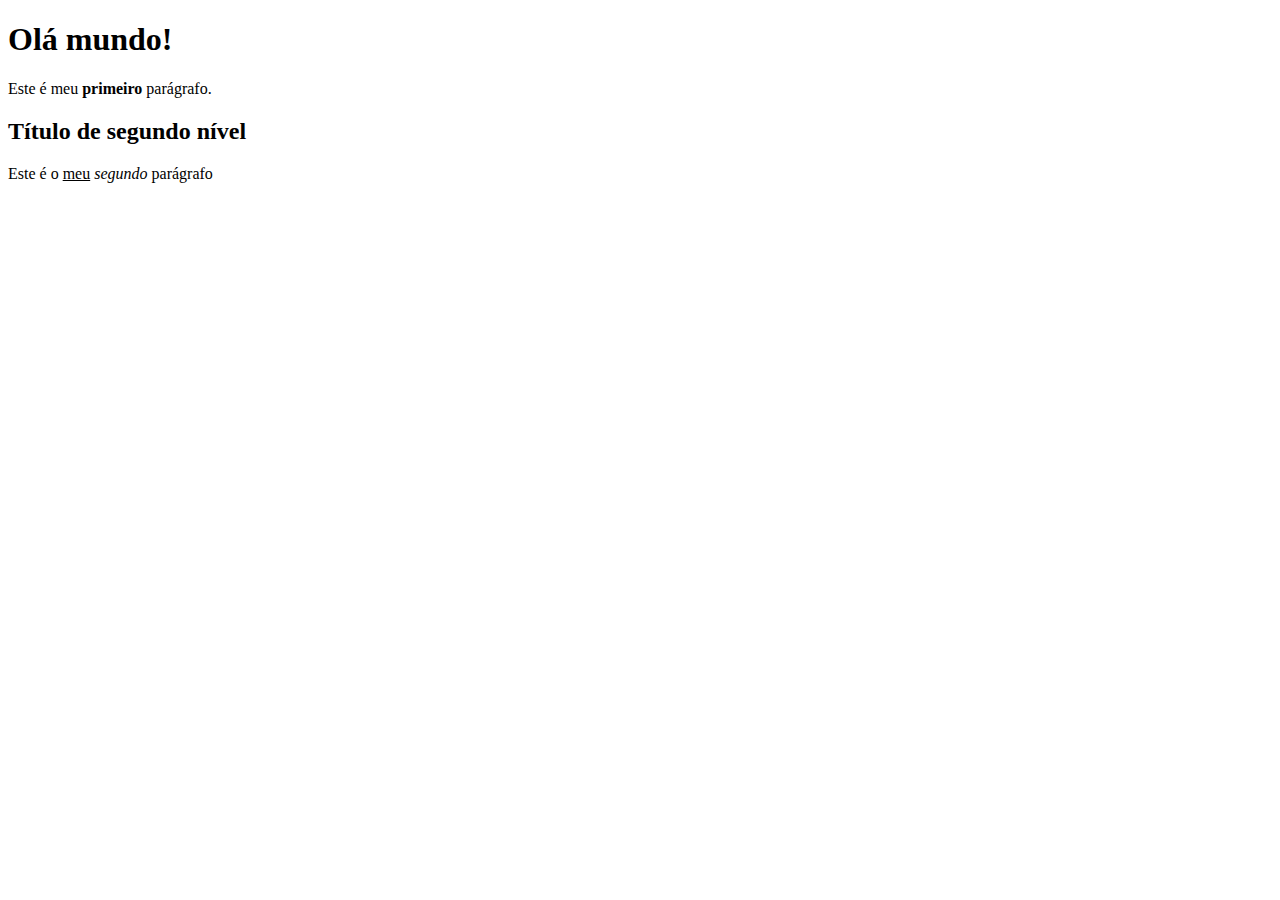
<file: html/index.html>
<!DOCTYPE html>
<html lang="pt-BR">
<head>
    <meta charset="UTF-8">
    <meta http-equiv="X-UA-Compatible" content="IE=edge">
    <meta name="viewport" content="width=device-width, initial-scale=1.0">
    <title>Document</title>
</head>
<body>
    <h1>Olá mundo!</h1>
    <p>Este é meu <strong>primeiro</strong> parágrafo.</p>

    <h2>Título de segundo nível</h2>
    <p>Este é o <ins>meu</ins> <em>segundo</em> parágrafo</p>

</body>
</html>
</file>
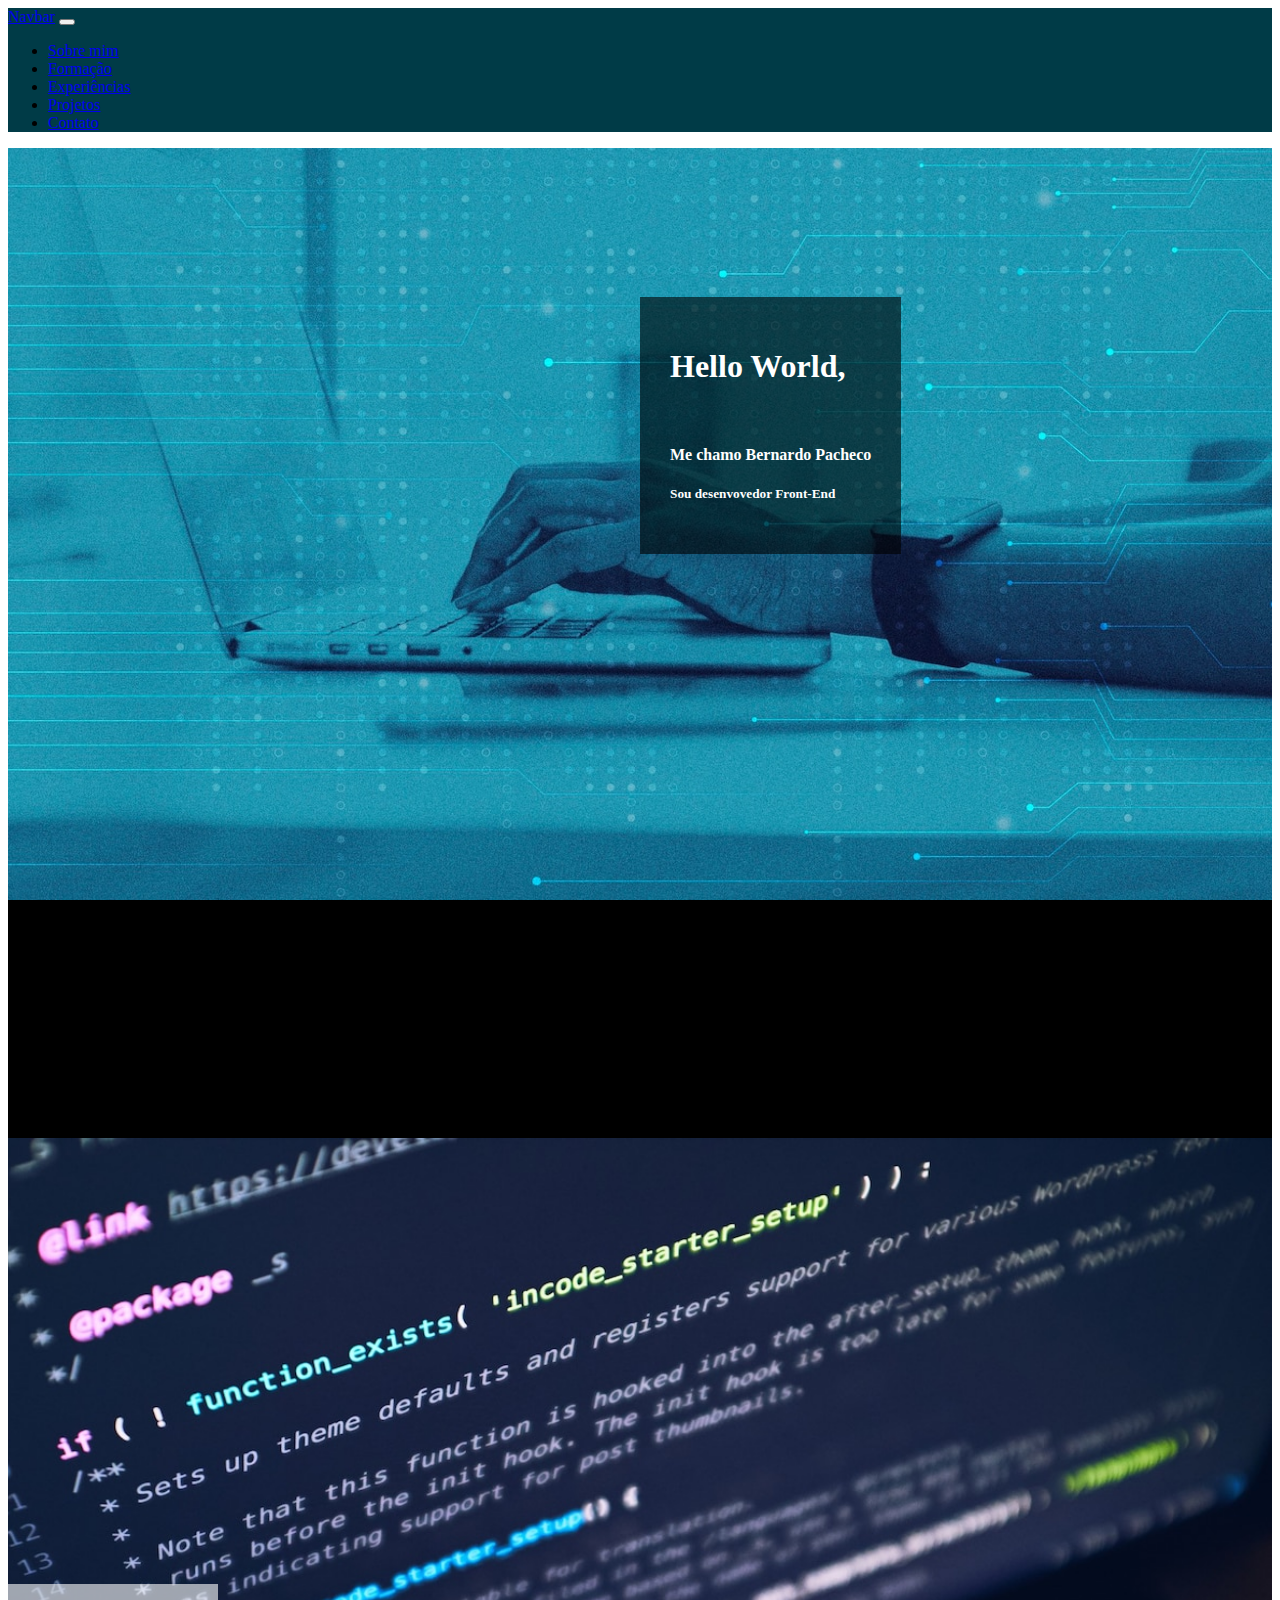
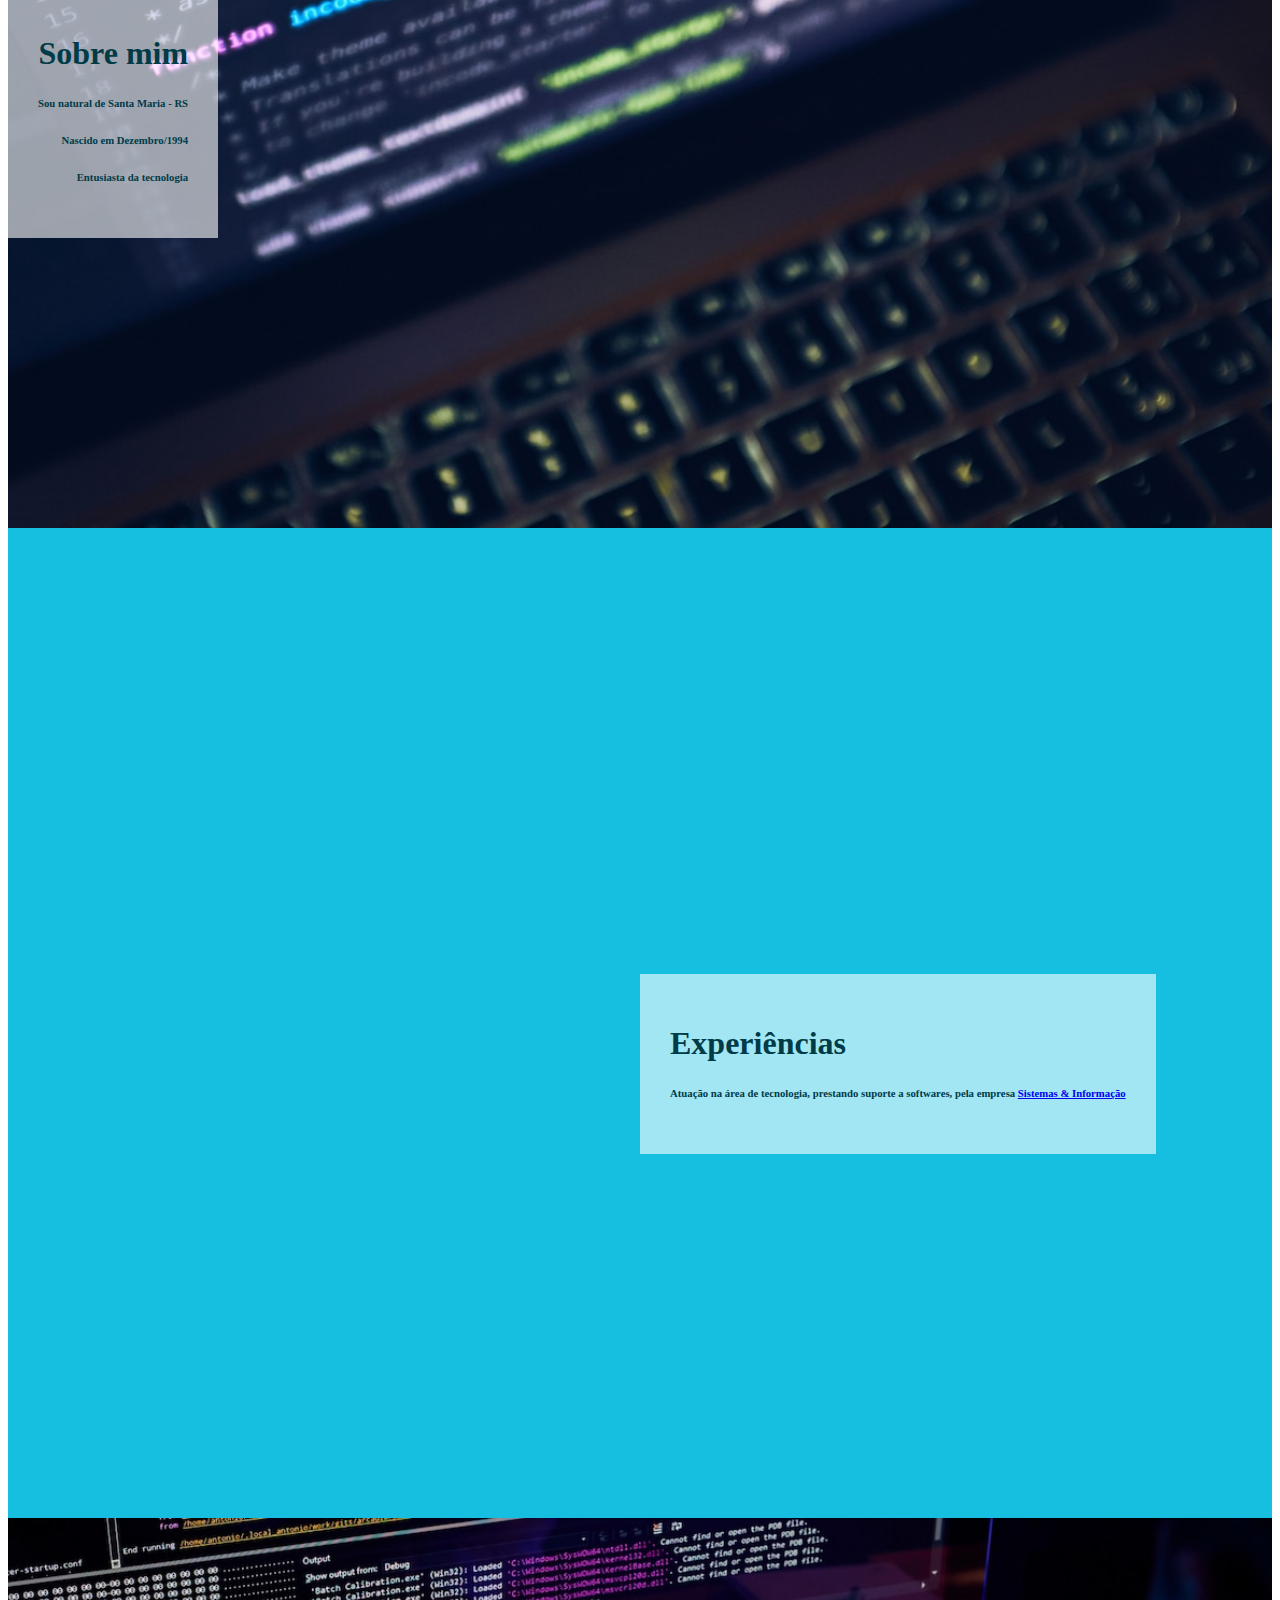
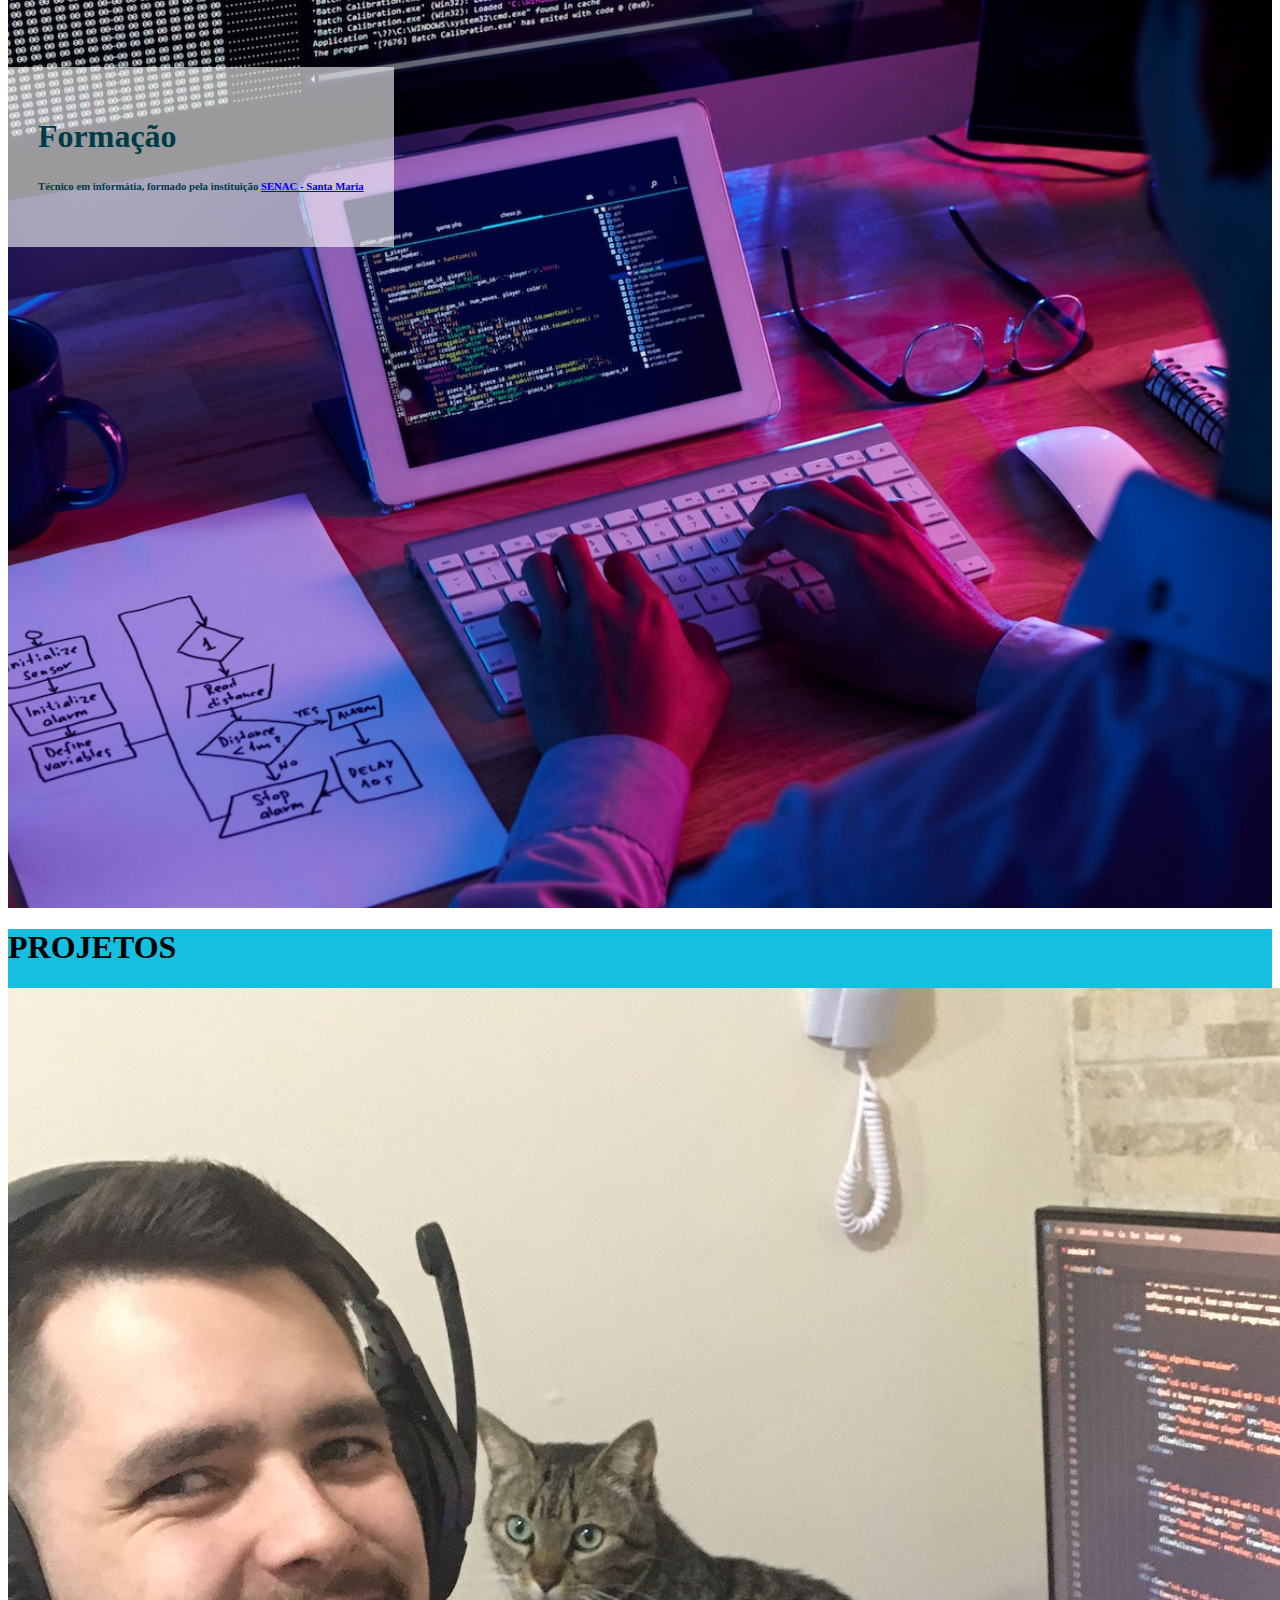
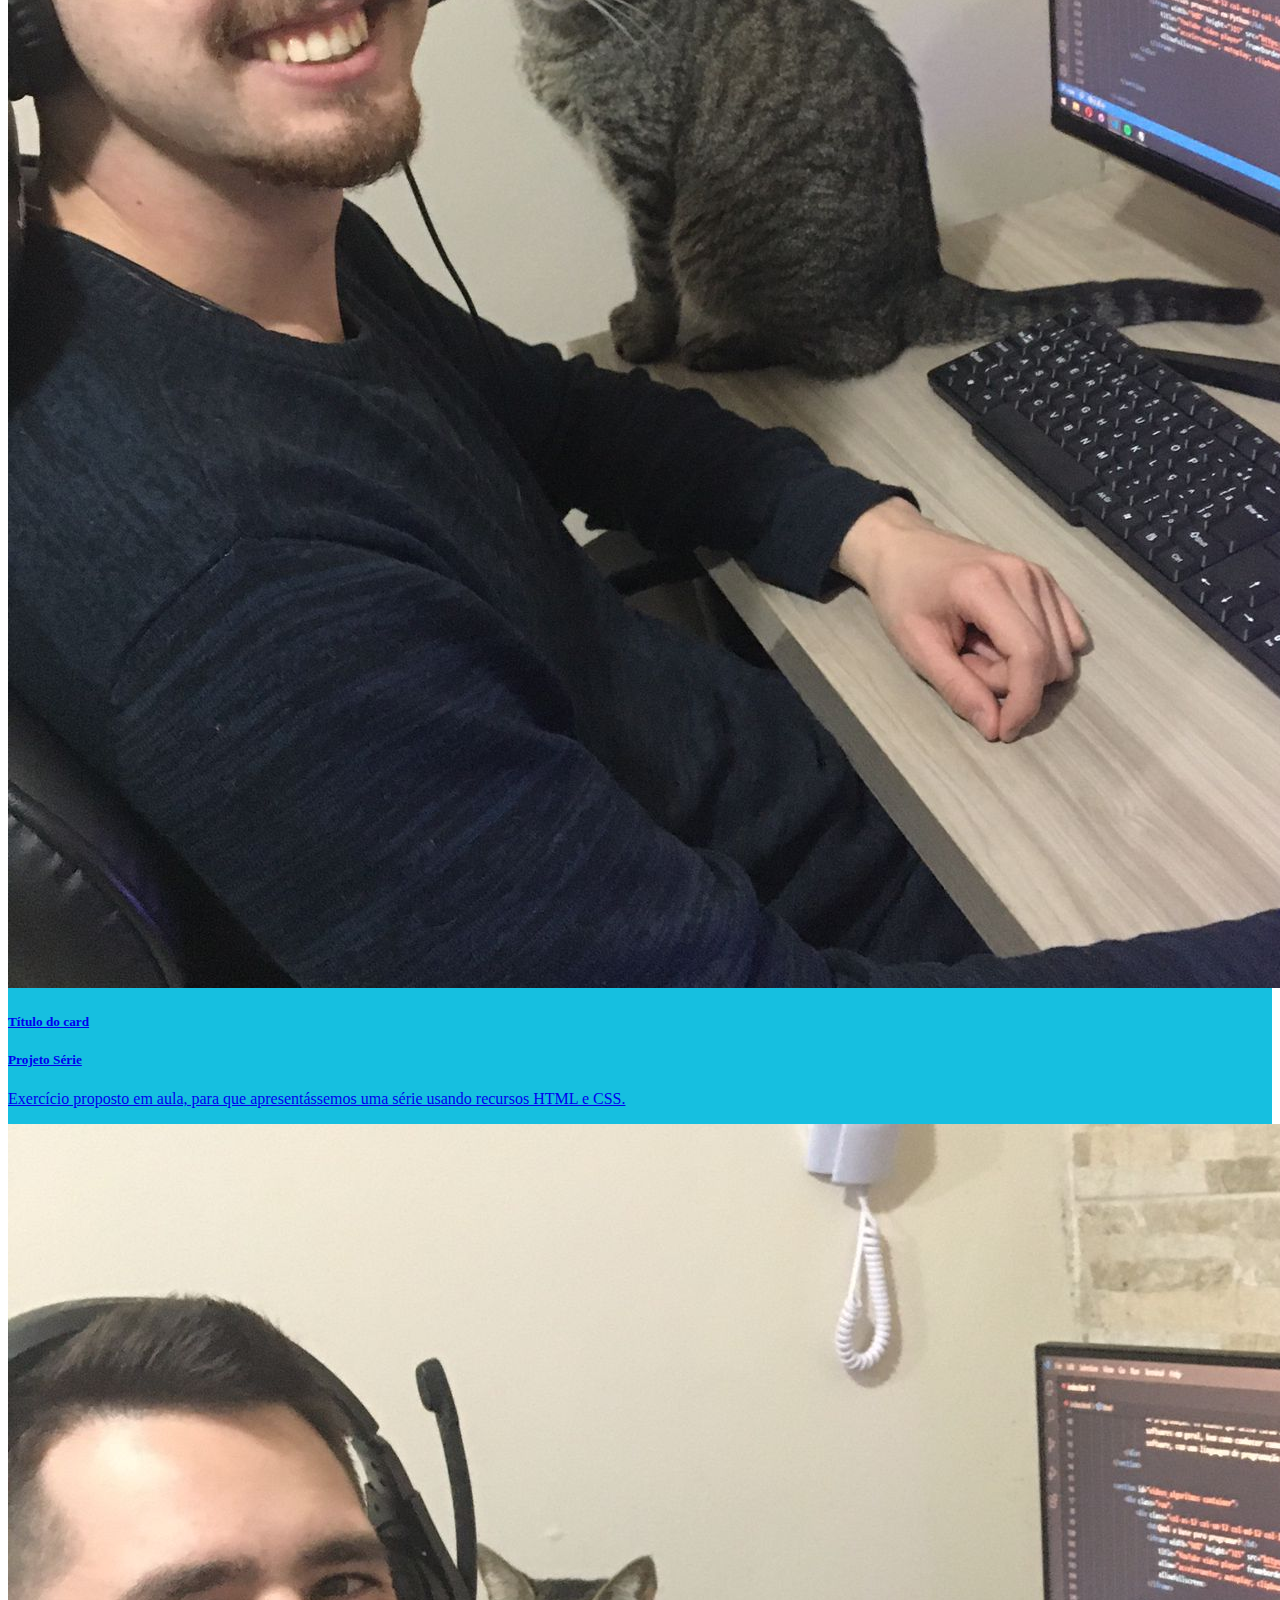
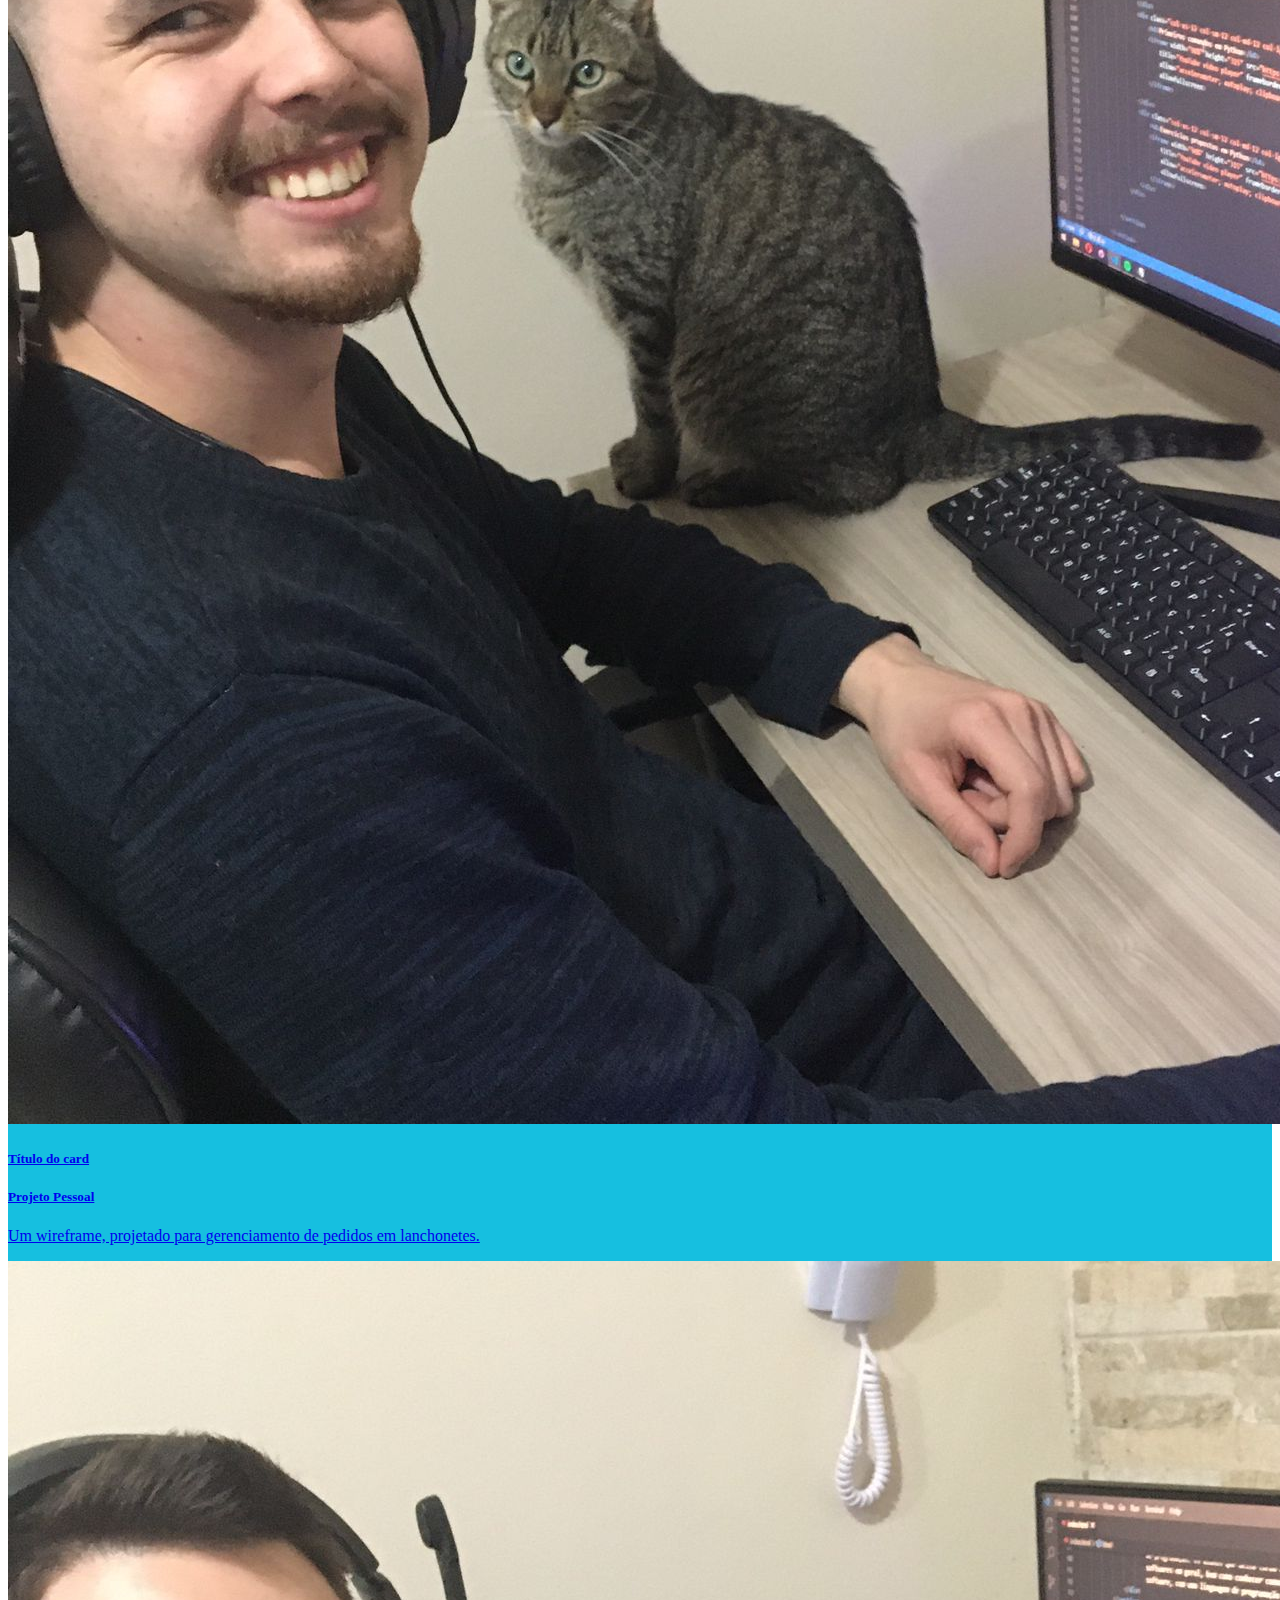
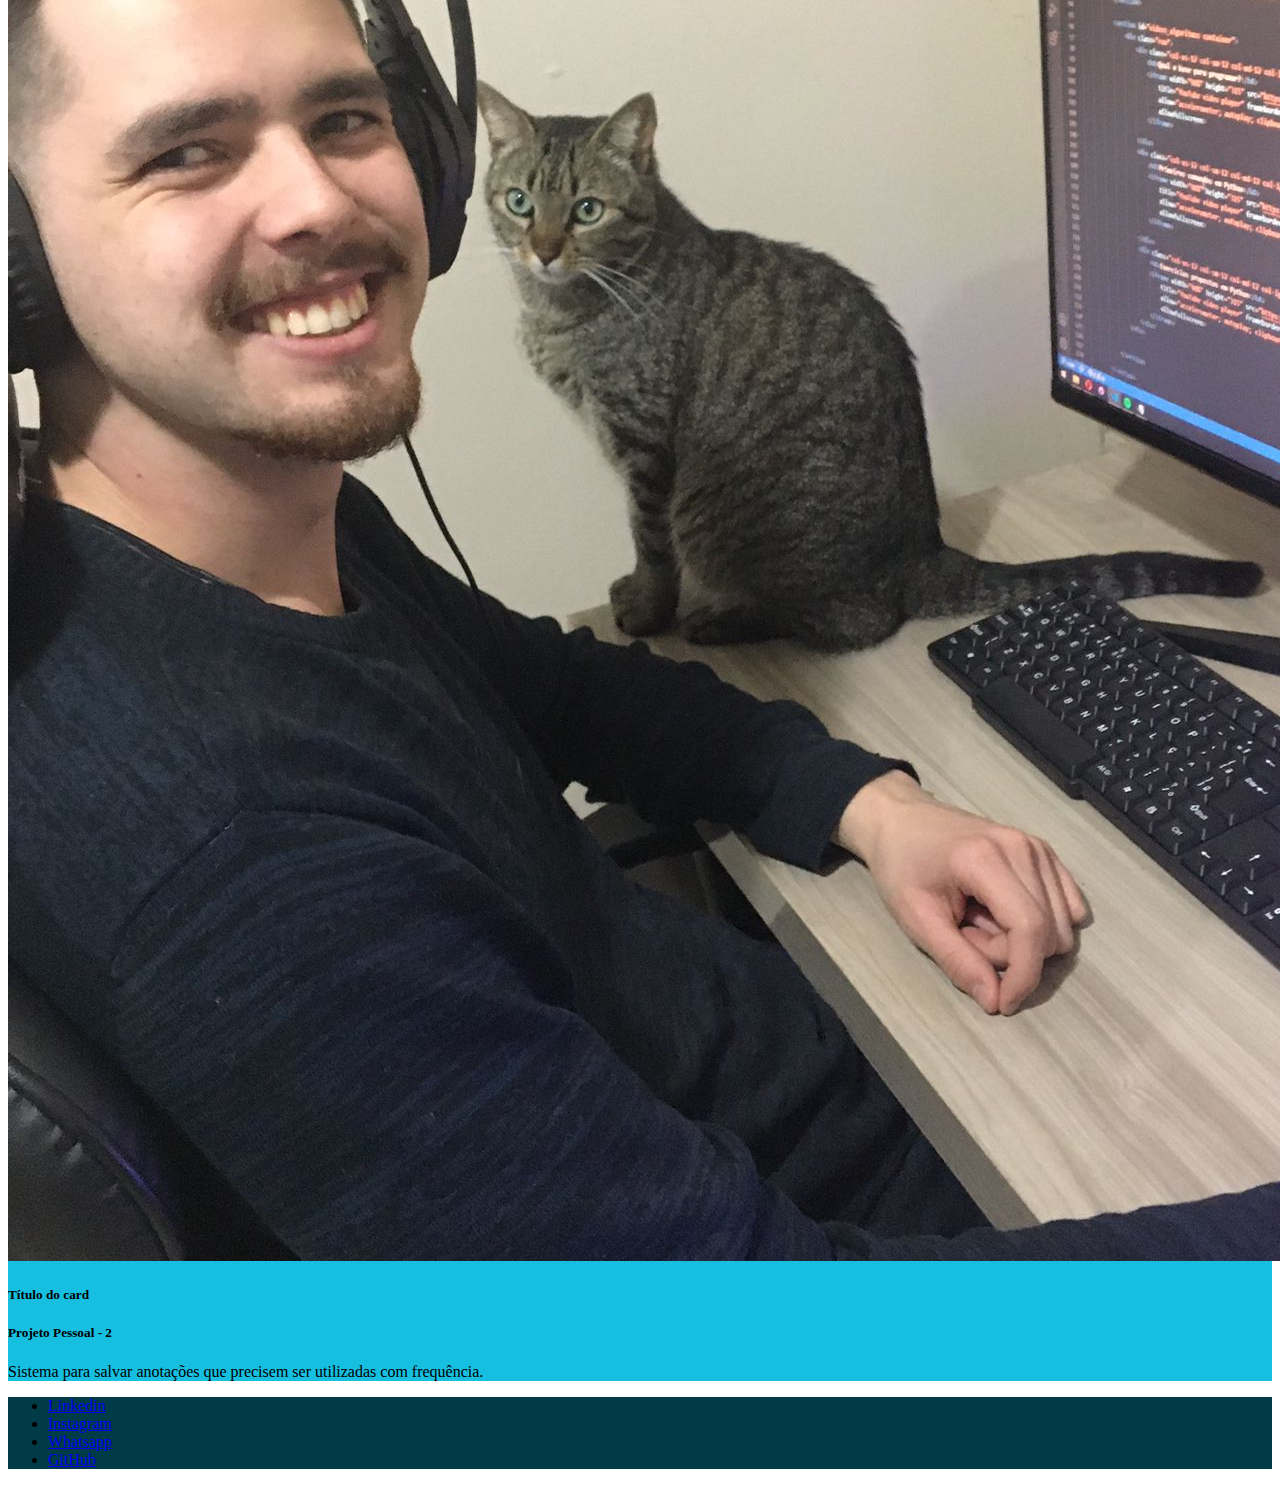
<file: html/portfolio/index.html>
<!DOCTYPE html>
<html lang="pt-br">

<head>
    <meta charset="utf-8">
    <meta name="viewport" content="width=device-width, initial-scale=1, shrink-to-fit=no">

    <!-- CSS Personalizado -->
    <link rel="stylesheet" href="style/style.css">

    <!-- Bootstrap CSS -->
    <link rel="stylesheet" href="https://stackpath.bootstrapcdn.com/bootstrap/4.1.3/css/bootstrap.min.css"
        integrity="sha384-MCw98/SFnGE8fJT3GXwEOngsV7Zt27NXFoaoApmYm81iuXoPkFOJwJ8ERdknLPMO" crossorigin="anonymous">

    <title>Bem-vindo</title>
</head>

<body>
    <header id="menu-principal">
        <nav class="navbar navbar-expand-md navbar-light fixed-top bg-personalizado-escuro">
            <a class="navbar-brand" href="#menu-principal">Navbar</a>
            <button class="navbar-toggler" type="button" data-toggle="collapse" data-target="#navbarNav"
                aria-controls="navbarNav" aria-expanded="false" aria-label="Alterna navegação">
                <span class="navbar-toggler-icon"></span>
            </button>
            <div class="collapse navbar-collapse" id="navbarNav">
                <ul class="navbar-nav ml-auto">
                    <li class="nav-item">
                        <a class="nav-link" href="#section-sobre-mim">Sobre mim</a>
                    </li>
                    <li class="nav-item">
                        <a class="nav-link" href="#section-formacao">Formação</a>
                    </li>
                    <li class="nav-item">
                        <a class="nav-link" href="#section-experiencias">Experiências</a>
                    </li>
                    <li class="nav-item">
                        <a class="nav-link" href="#section-projetos">Projetos</a>
                    </li>
                    <li class="nav-item">
                        <a class="nav-link" href="#contato">Contato</a>
                    </li>
                </ul>
            </div>
        </nav>
    </header>

    <section>
        <div id="container-ola" class="card-personalizado bg-personalizado-claro">
            <div id="ola" class="info-personalizada col-6">
                <h1>Hello World,</h1>
                <br>
                <h4>Me chamo Bernardo Pacheco</h4>
                <h5>Sou desenvovedor Front-End</h5>
            </div>
        </div>
    </section>


    <section id="section-sobre-mim">
        <div id="container-sobre-mim" class="card-personalizado bg-personalizado-escuro">
            <div id="sobre-mim" class="col-xs-6 col-sm-6 col-md-4 col-lg-4 col-xl-4">
                <h1>Sobre mim</h1>
                <h6>Sou natural de Santa Maria - RS</h6>
                <h6>Nascido em Dezembro/1994</h6>
                <h6>Entusiasta da tecnologia</h6>
            </div>
        </div>
    </section>


    <section id="section-experiencias">
        <div id="container-experiencias" class="card-personalizado bg-personalizado-escuro">
            <div id="experiencias" class="col-6">
                <h1>Experiências</h1>
                <h6>Atuação na área de tecnologia, prestando suporte a softwares, pela empresa <a
                        href="https://controlecelular.com.br" target="_blank">Sistemas & Informação</a></h6>
            </div>
        </div>
    </section>

    <section id="section-formacao">
        <div id="container-formacao" class="card-personalizado bg-personalizado-claro">
            <div id="formacao" class="col-xs-6 col-sm-6 col-md-4 col-lg-4 col-xl-4">
                <h1>Formação</h1>
                <h6>Técnico em informátia, formado pela instituição <a href="https://www.senacrs.com.br/unidade/11"
                        target="_blank">SENAC - Santa Maria</a></h6>
            </div>
        </div>
    </section>

    <section id="section-projetos" class="container-fluid bg-personalizado-claro">
        <div class="row">
            <div class="col-12 text-center mt-3">
                <h1>PROJETOS</h1>
            </div>
        </div>
        <div class="row p-5">
            <div class="mb-3 col-xs-12 col-sm-12 col-md-12 col-lg-4 col-xl-4 col-xxl-4">
                <a href="https://bernardopacheco94.github.io/RSTI-front-end/html/trabalho_v2/" target="_blank">
                    <div class="card bg-dark text-white">
                        <img class="card-img" src="img/5dc336d0-f615-451d-b9c3-c12da7941acb.jpg" alt="Imagem do card">
                        <div class="card-img-overlay">
                            <h5 class="card-title">Título do card</h5>
                        </div>
                        <div class="card-body">
                            <h5 class="card-title">Projeto Série</h5>
                            <p class="card-text">Exercício proposto em aula, para que apresentássemos uma série usando recursos HTML e CSS.</p>
                        </div>
                    </div>
                </a>
            </div>
            <div class="mb-3 col-xs-12 col-sm-12 col-md-12 col-lg-4 col-xl-4 col-xxl-4">
            <a href="https://bernardopacheco94.github.io/laChapa/index.html" target="_blank">
                    <div class="card bg-dark text-white">
                        <img class="card-img" src="img/5dc336d0-f615-451d-b9c3-c12da7941acb.jpg" alt="Imagem do card">
                        <div class="card-img-overlay">
                            <h5 class="card-title">Título do card</h5>
                        </div>
                        <div class="card-body">
                            <h5 class="card-title">Projeto Pessoal</h5>
                            <p class="card-text">Um wireframe, projetado para gerenciamento de pedidos em lanchonetes.</p>
                        </div>
                    </div>
                </a>
            </div>
            <div class="mb-3 col-xs-12 col-sm-12 col-md-12 col-lg-4 col-xl-4 col-xxl-4">
                <div class="card bg-dark text-white">
                    <img class="card-img" src="img/5dc336d0-f615-451d-b9c3-c12da7941acb.jpg" alt="Imagem do card">
                    <div class="card-img-overlay">
                        <h5 class="card-title">Título do card</h5>
                    </div>
                    <div class="card-body">
                        <h5 class="card-title">Projeto Pessoal - 2</h5>
                        <p class="card-text">Sistema para salvar anotações que precisem ser utilizadas com frequência.</p>
                    </div>
                </div>
            </div>

        </div>


    </section>

    <section id="contato">
        <div class="bg-personalizado-escuro p-5">
            <ul>
                <li><a href="https://www.linkedin.com/in/bernardo-pacheco-aa0078218/" target="_blank">Linkedin</a></li>
                <li><a href="https://www.instagram.com/bernardo__pacheco/" target="_blank">Instagram</a></li>
                <li><a href="https://wa.me/5555991484707" target="_blank">Whatsapp</a></li>
                <li><a href="https://github.com/BernardoPacheco94" target="_blank">GitHub</a></li>
            </ul>
        </div>
    </section>


    <!-- Scripts Bootstrap -->
    <script src="https://code.jquery.com/jquery-3.3.1.slim.min.js"
        integrity="sha384-q8i/X+965DzO0rT7abK41JStQIAqVgRVzpbzo5smXKp4YfRvH+8abtTE1Pi6jizo"
        crossorigin="anonymous"></script>
    <script src="https://cdnjs.cloudflare.com/ajax/libs/popper.js/1.14.3/umd/popper.min.js"
        integrity="sha384-ZMP7rVo3mIykV+2+9J3UJ46jBk0WLaUAdn689aCwoqbBJiSnjAK/l8WvCWPIPm49"
        crossorigin="anonymous"></script>
    <script src="https://stackpath.bootstrapcdn.com/bootstrap/4.1.3/js/bootstrap.min.js"
        integrity="sha384-ChfqqxuZUCnJSK3+MXmPNIyE6ZbWh2IMqE241rYiqJxyMiZ6OW/JmZQ5stwEULTy"
        crossorigin="anonymous"></script>
</body>

</html>
</file>
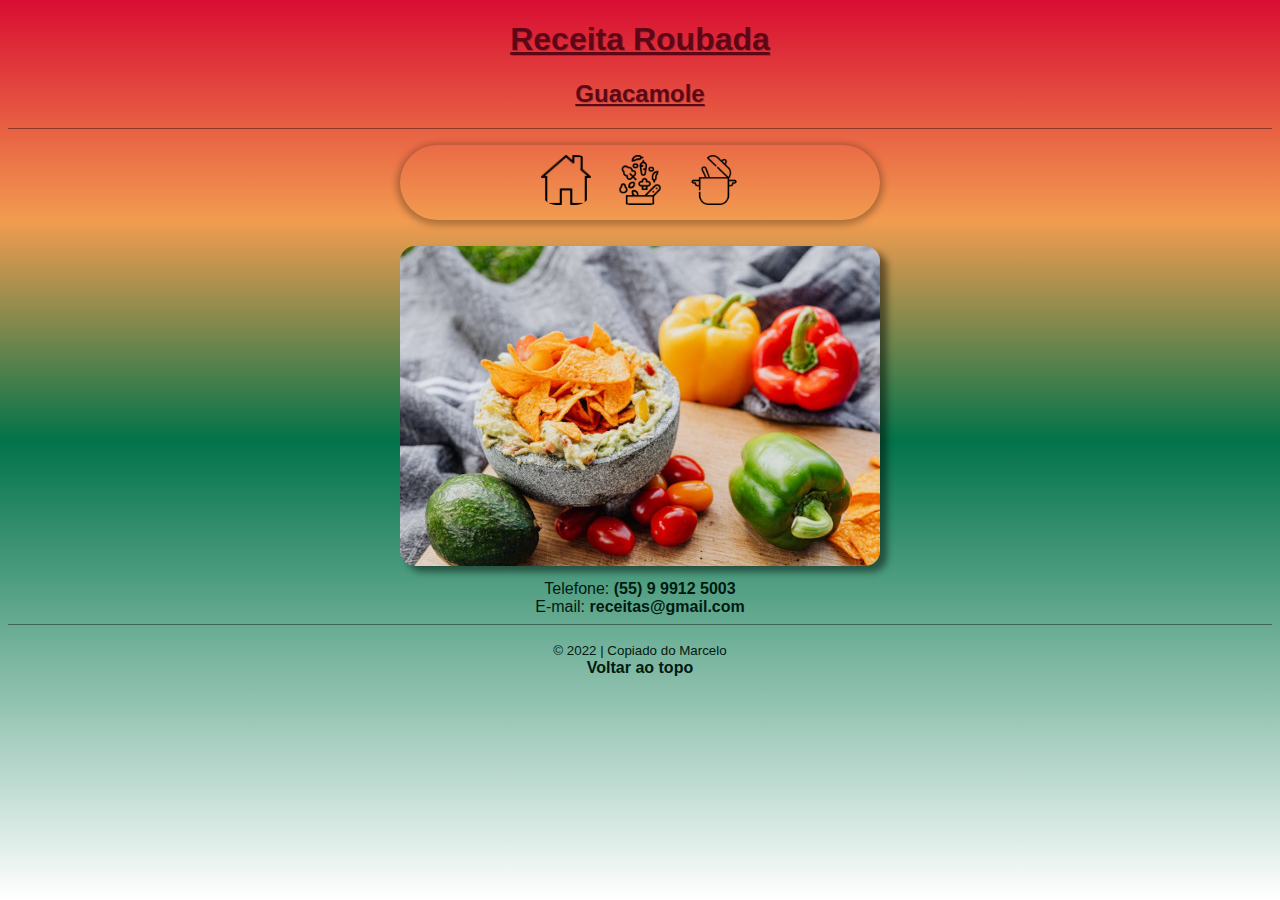
<file: html/receita/index.html>
<!DOCTYPE html>
<html lang="pt-br">

<head>
    <meta charset="UTF-8">
    <link rel="stylesheet" href="estilo/style.css">
    <title>Receita</title>


</head>
<!-- Centralizar o alinhamento(Não serve para a lista por causa dos marcadores) -->
<!-- style="text-align: center" -->

<body>
    <center>
        <h1 id="topo">Receita Roubada</h1>
        <h2>Guacamole</h2>
    </center>

    <hr>

    <center>
        <p class="menu">
            <a href="index.html" title="Home"><img class="img-menu" width="50px" src="img/icon-home.png" alt="Imagem Botão Home"></a> 
            <a href="ingredientes.html" title="Ingredientes"><img class="img-menu" width="50px" src="img/icon-ingredientes.png" alt=""></a> 
            <a href="modo_preparo.html" title="Modo de Preparo"><img class="img-menu" width="50px" src="img/icon-preparo.png" alt=""></a>
        </p>
    </center>

    <center>
        <img src="img/guacamole.jpeg" alt="imagem de guacamole" title="Guacamole" width="480px" height="320px">
        <br>
        Telefone: <a href="tel:+5555999125003"> (55) 9 9912 5003</a><br>
        E-mail: <a href="mailto:receitas@gmail.com">receitas@gmail.com</a>

        

        <!--<video width="480px" controls >
                <source src="video/fortnite.mp4" type="video/mp4">

            </video>

            <br>

            <audio controls >
                <source src="audio/beep.mp3" type="audio/mpeg">
            </audio>

            <iframe width="480" height="315" src="https://www.youtube.com/embed/gZgrrFPgvYU" title="YouTube video player" frameborder="0" allow="accelerometer; autoplay; clipboard-write; encrypted-media; gyroscope; picture-in-picture" ></iframe>

            </iframe>
        -->

    </center>

    <hr>
    
    <footer>
        <center>
            <p>
                <small>
                    &copy; 2022 | Copiado do Marcelo
                </small>
                <br>
                <a href="#topo">Voltar ao topo</a>
            </p>
        </center>
    </footer>
</body>

</html>
</file>
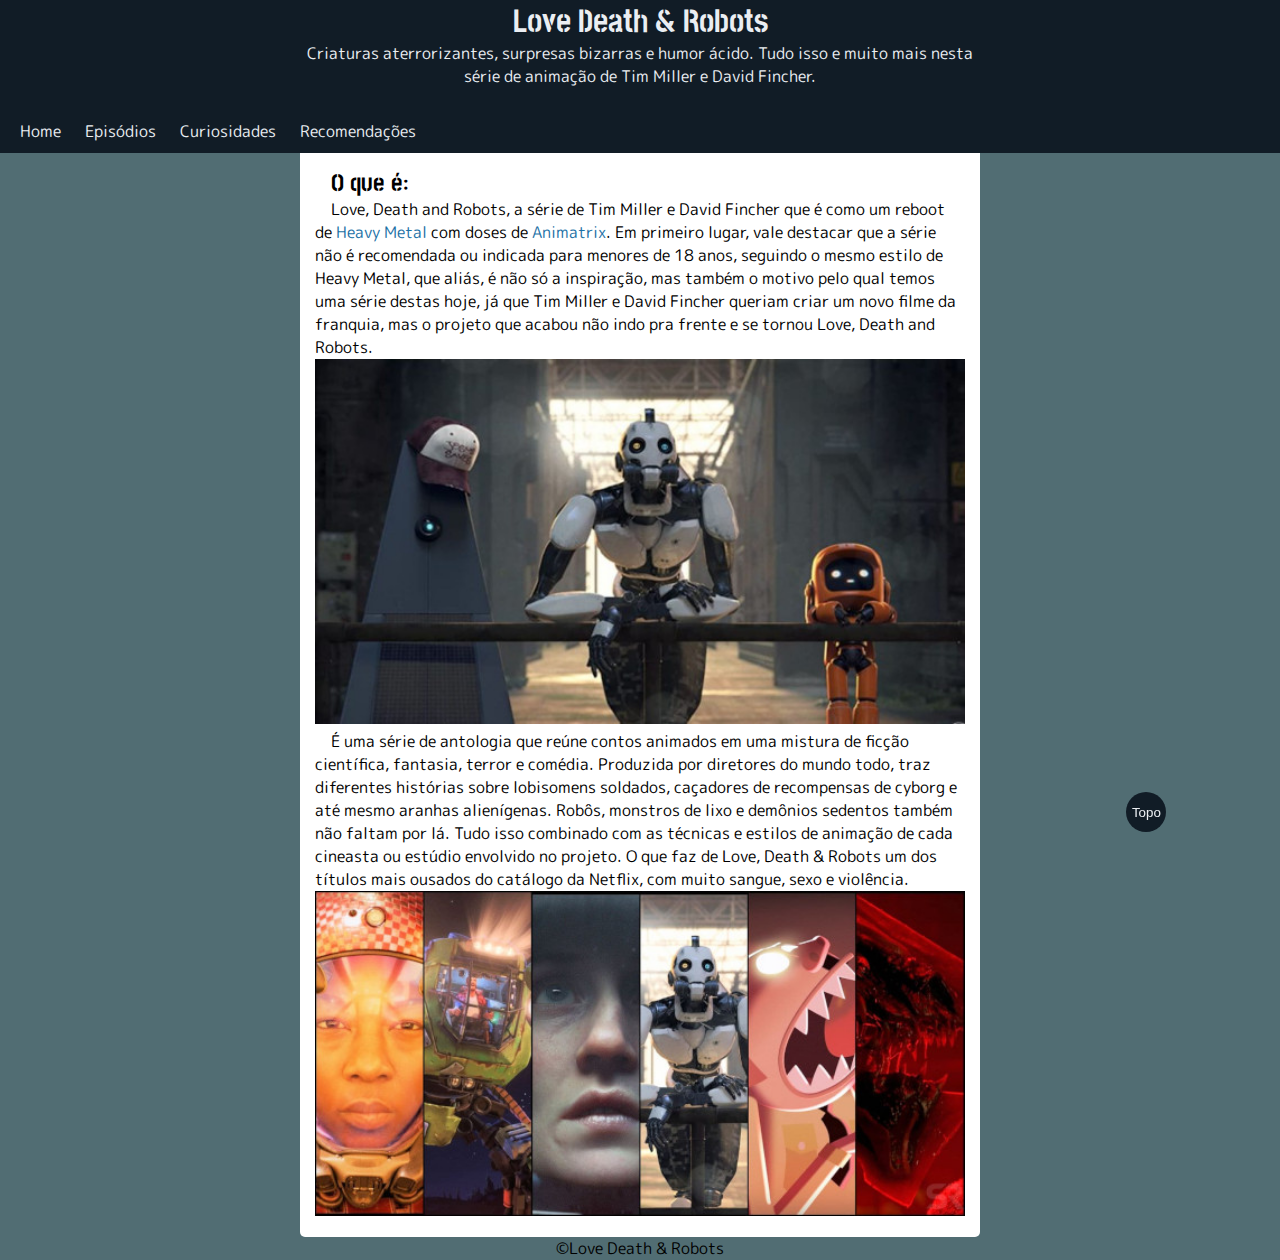
<file: html/trabalho/index.html>
<!DOCTYPE html>
<html lang="pt-br">

<head>
    <meta charset="UTF-8">
    <meta http-equiv="X-UA-Compatible" content="IE=edge">
    <meta name="viewport" content="width=device-width, initial-scale=1.0">
    <link rel="stylesheet" href="estilo/style.css">
    <title>Love Death & Robots</title>
</head>

<body>
    <header id="header">
        <h1 id="titulo_principal">Love Death & Robots</h1>
        <p>Criaturas aterrorizantes, surpresas bizarras e humor ácido.
            Tudo isso e muito mais nesta série de animação de Tim Miller e David Fincher.
        </p>
        </h2>

    </header>

    <nav>
        <a href="index.html">
            Home
        </a>
        <a href="episodios_disponiveis.html">
            Episódios
        </a>
        <a href="curiosidades.html">
            Curiosidades
        </a>
        <a href="recomendacoes.html">Recomendações
            
        </a>
    </nav>
    <section>

        <h2>O que é:</h2>
        <p>Love, Death and Robots, a série de Tim Miller e David Fincher que é como um reboot de <a
                href="https://www.adorocinema.com/filmes/filme-23978/" target="_blank">Heavy Metal</a>
            com doses de <a href="https://www.adorocinema.com/filmes/filme-49543/" target="_blank">Animatrix</a>.
            Em primeiro lugar, vale destacar que a série não é recomendada ou indicada para menores de 18 anos,
            seguindo o mesmo estilo de Heavy Metal, que aliás, é não só a inspiração, mas também o motivo pelo qual
            temos uma série destas hoje, já que Tim Miller e David Fincher queriam criar um novo filme da franquia, mas
            o projeto
            que acabou não indo pra frente e se tornou Love, Death and Robots.
        </p>
        <picture>
            <source media="(max-width: 610px)" srcset="img/main/robots-p.jpg">
            <img src="img/main/robots-g.jpg" alt="Imagem episódio os Tres Robôs">
        </picture>
        <p>
            É uma série de antologia que reúne contos animados em uma mistura de ficção científica,
            fantasia, terror e comédia. Produzida por diretores do mundo todo,
            traz diferentes histórias sobre lobisomens soldados, caçadores de recompensas de cyborg e até mesmo aranhas
            alienígenas.
            Robôs, monstros de lixo e demônios sedentos também não faltam por lá. Tudo isso combinado com as técnicas e
            estilos de animação de cada
            cineasta ou estúdio envolvido no projeto.
            O que faz de Love, Death & Robots um dos títulos mais ousados do catálogo da Netflix, com muito sangue, sexo
            e violência.
        </p>
        <picture>
            <source media="(max-width: 610px)" srcset="img/main/episodios-p.jpg">
            <img src="img/main/episodios-g.jpg" alt="Imagem com vários episódios">
        </picture>

        <a href="#header"><button>Topo</button></a>
    </section>
    
    <footer>
        &copy;Love Death & Robots
    </footer>

</body>

</html>
</file>
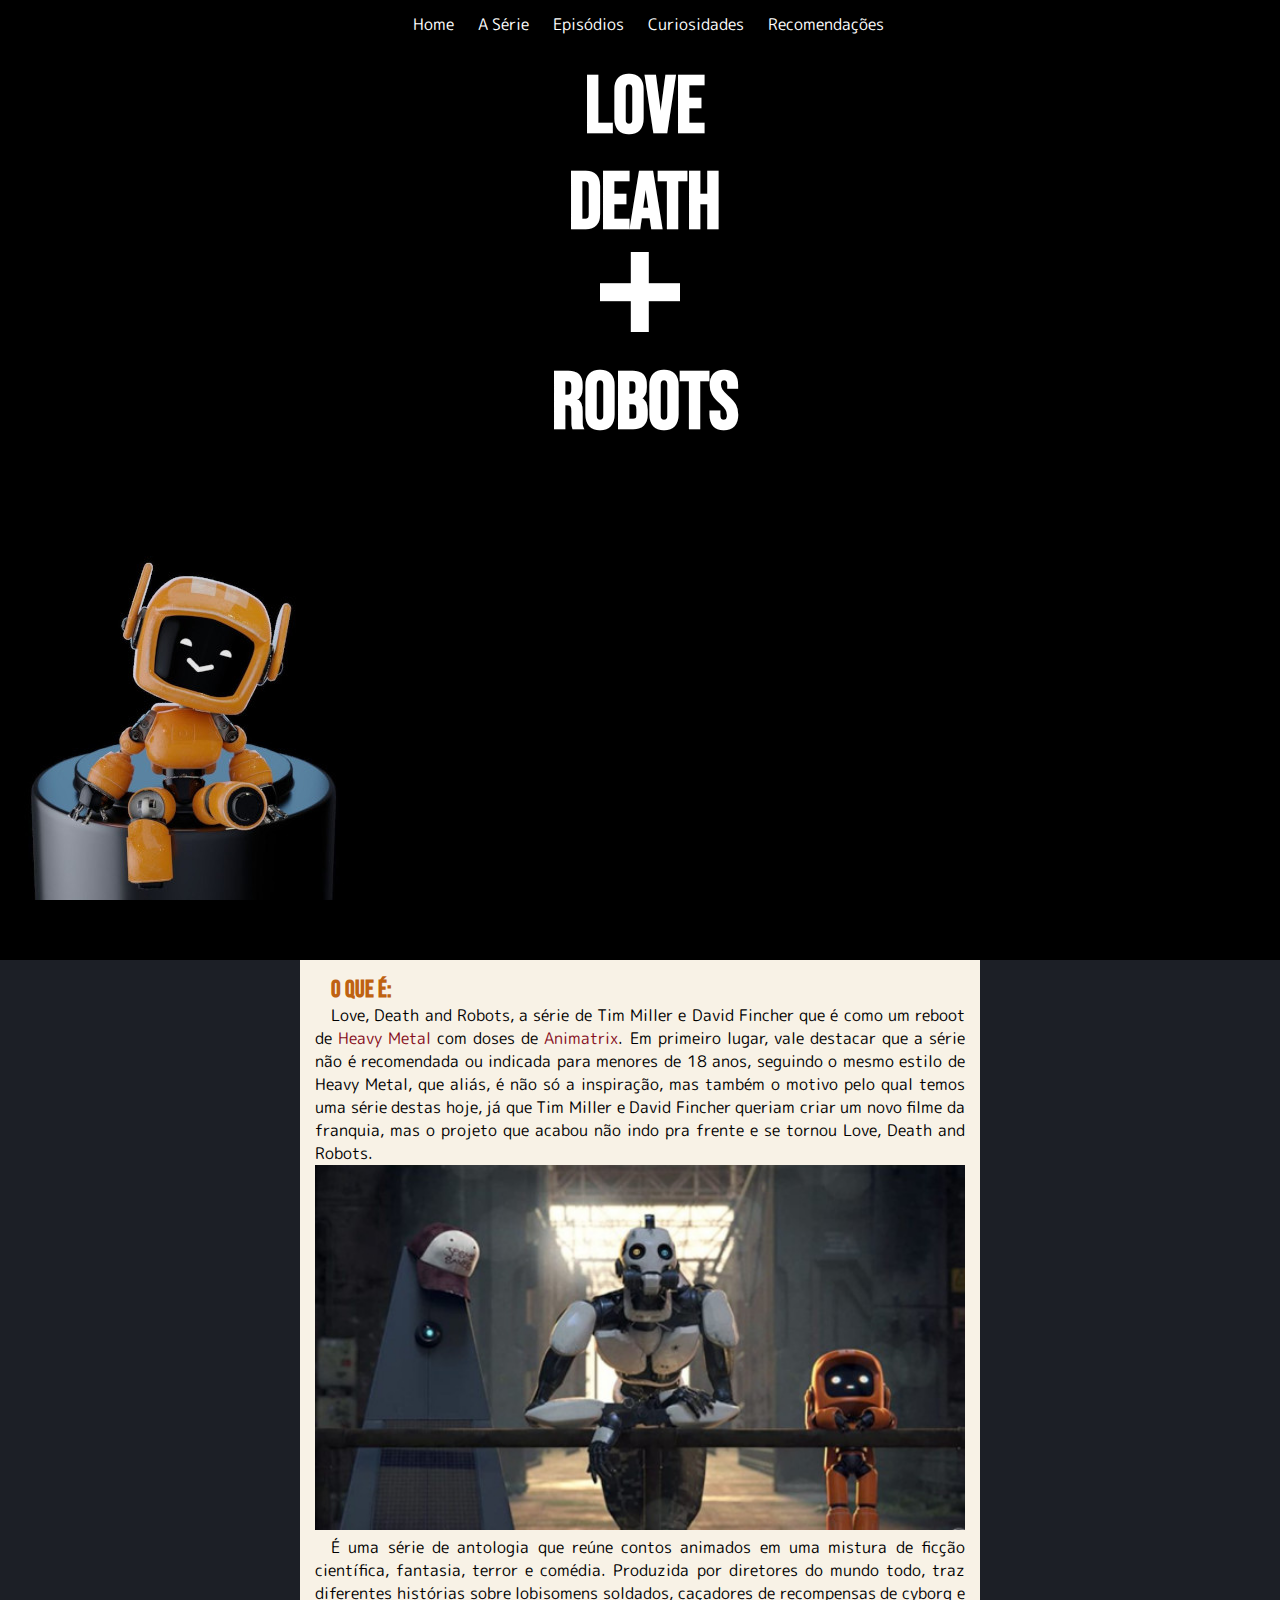
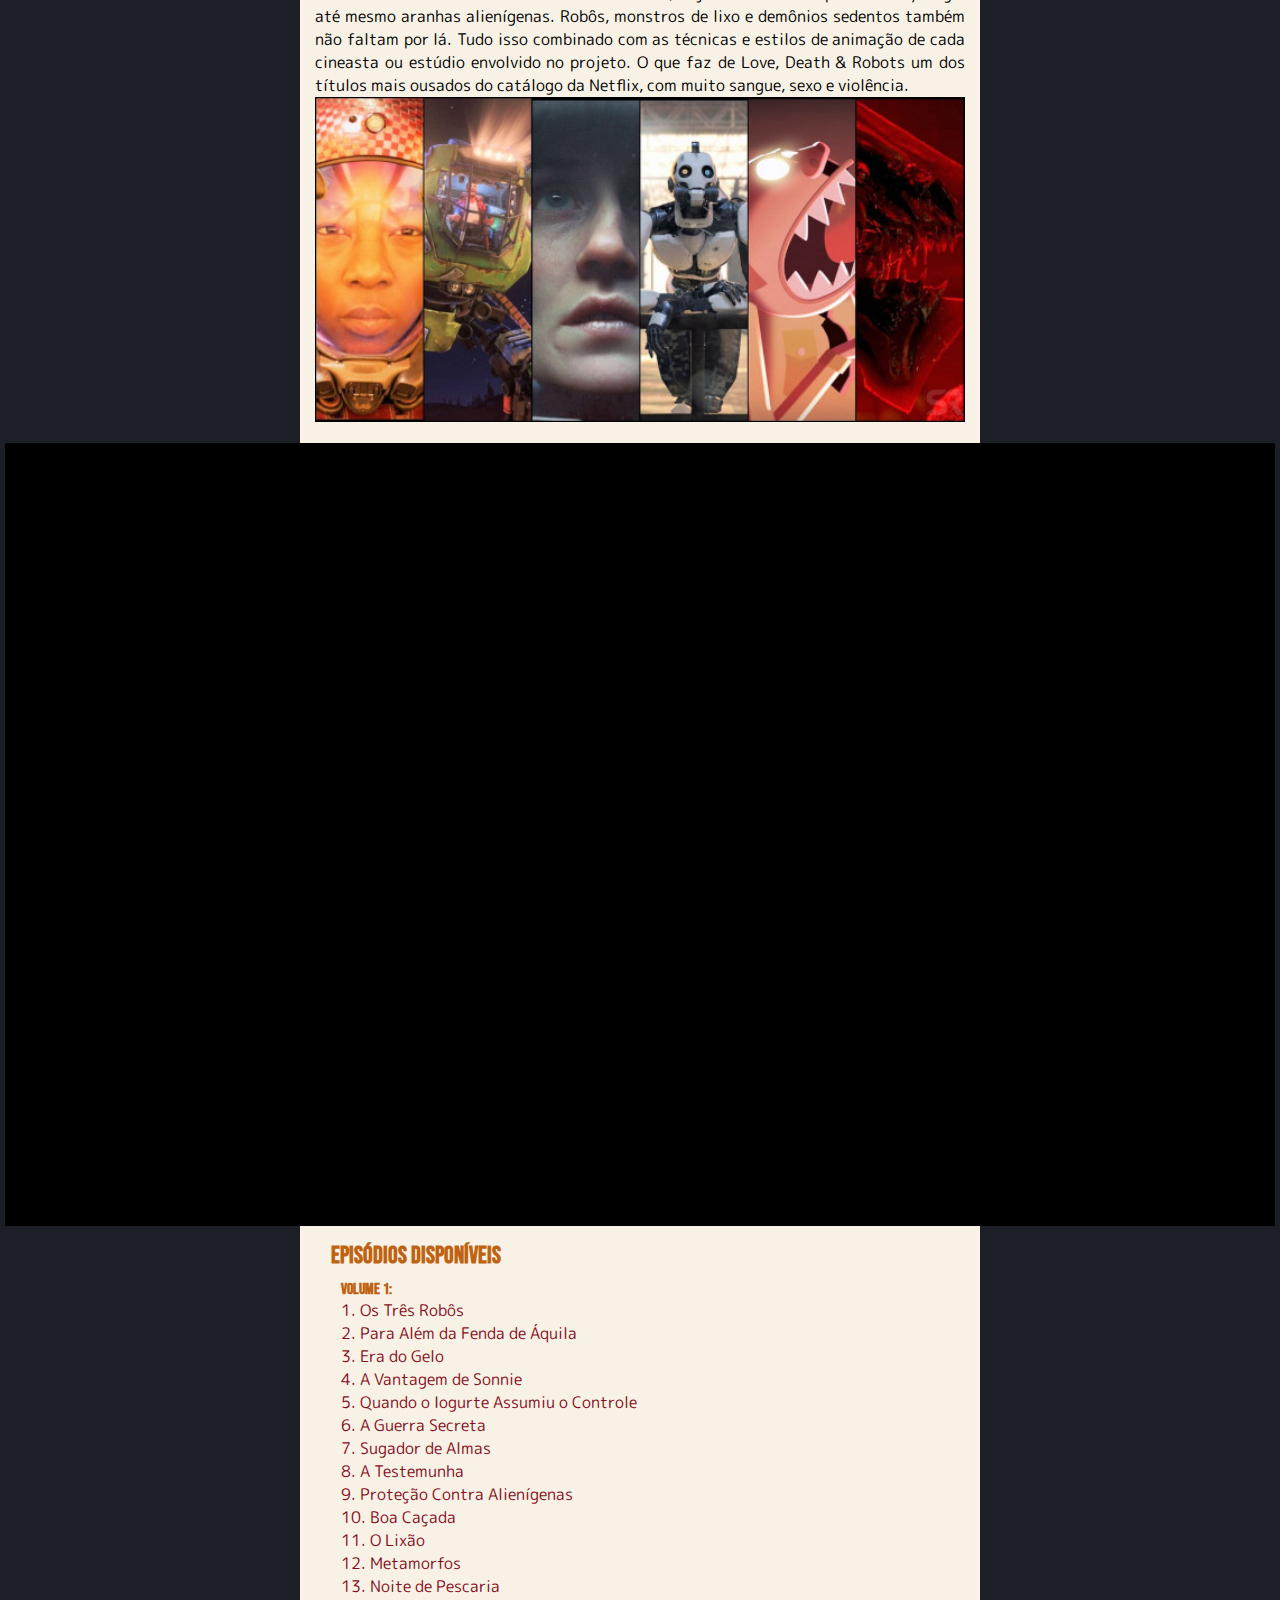
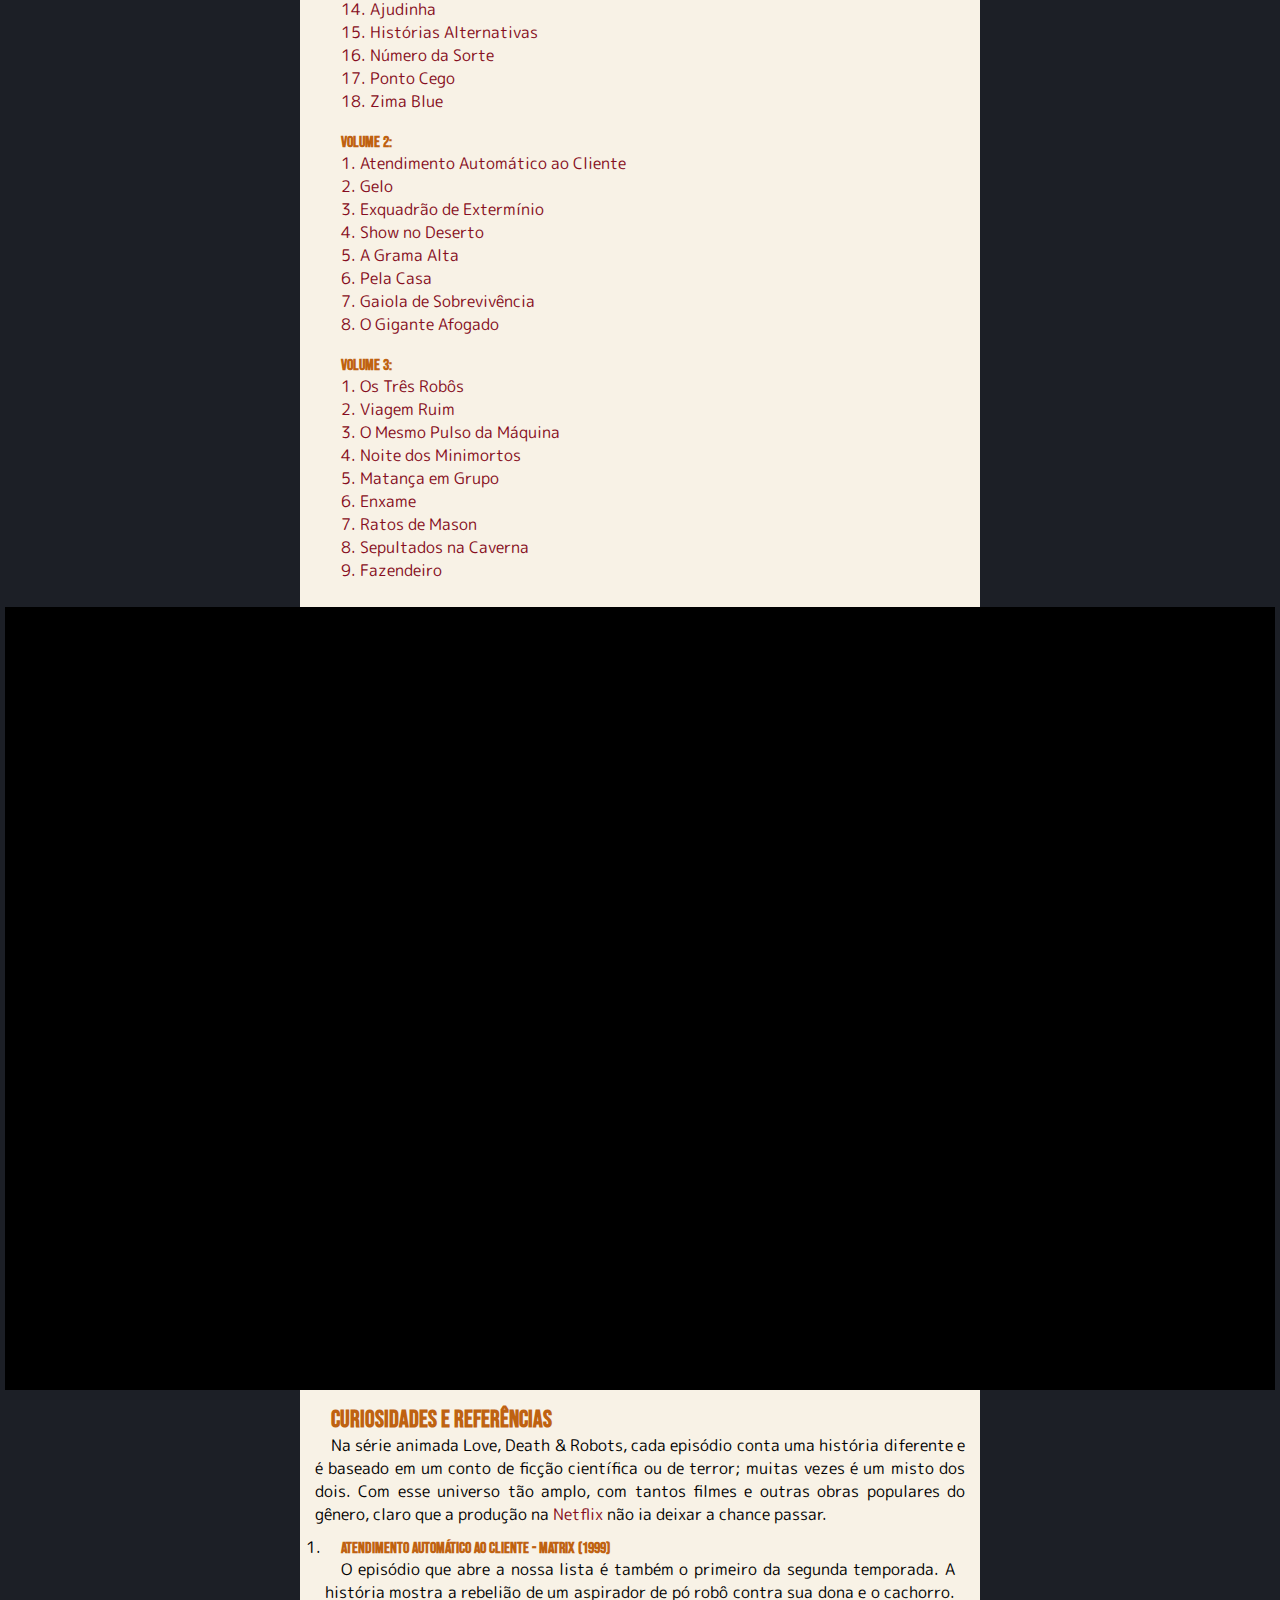
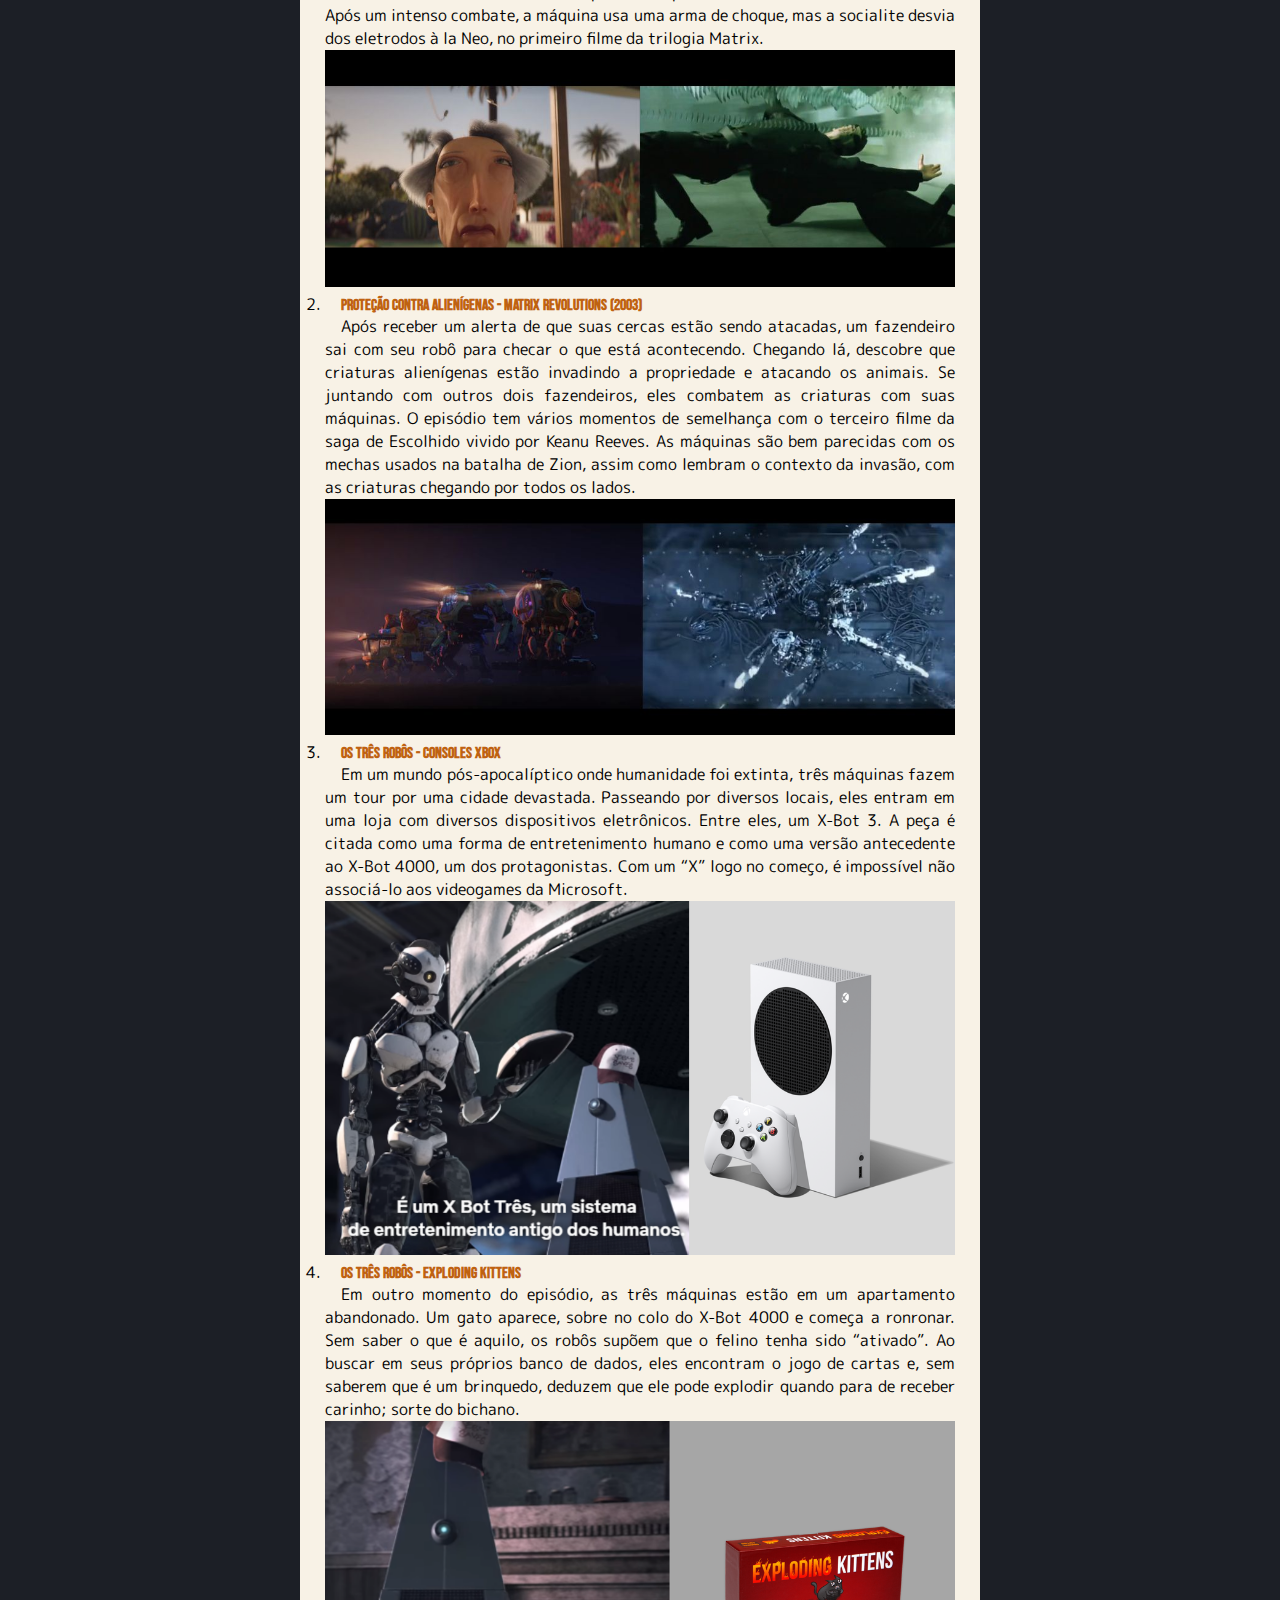
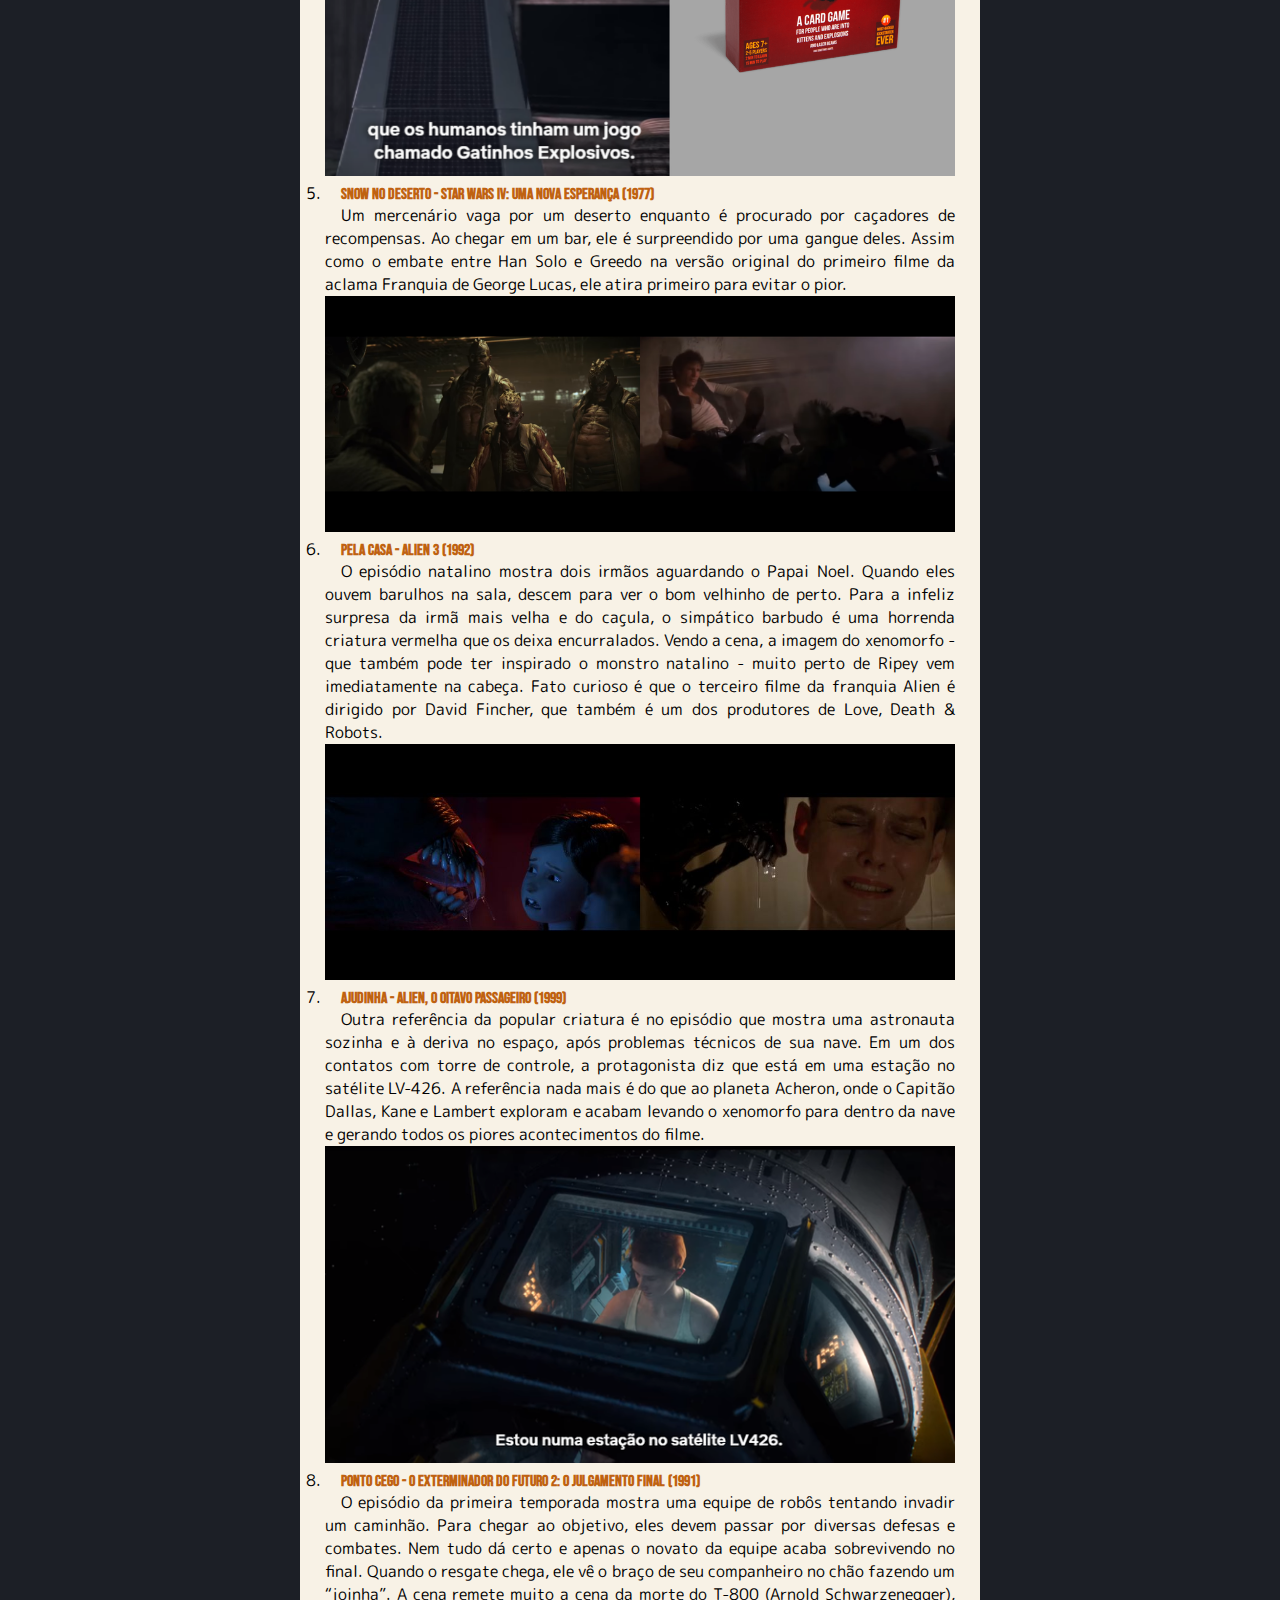
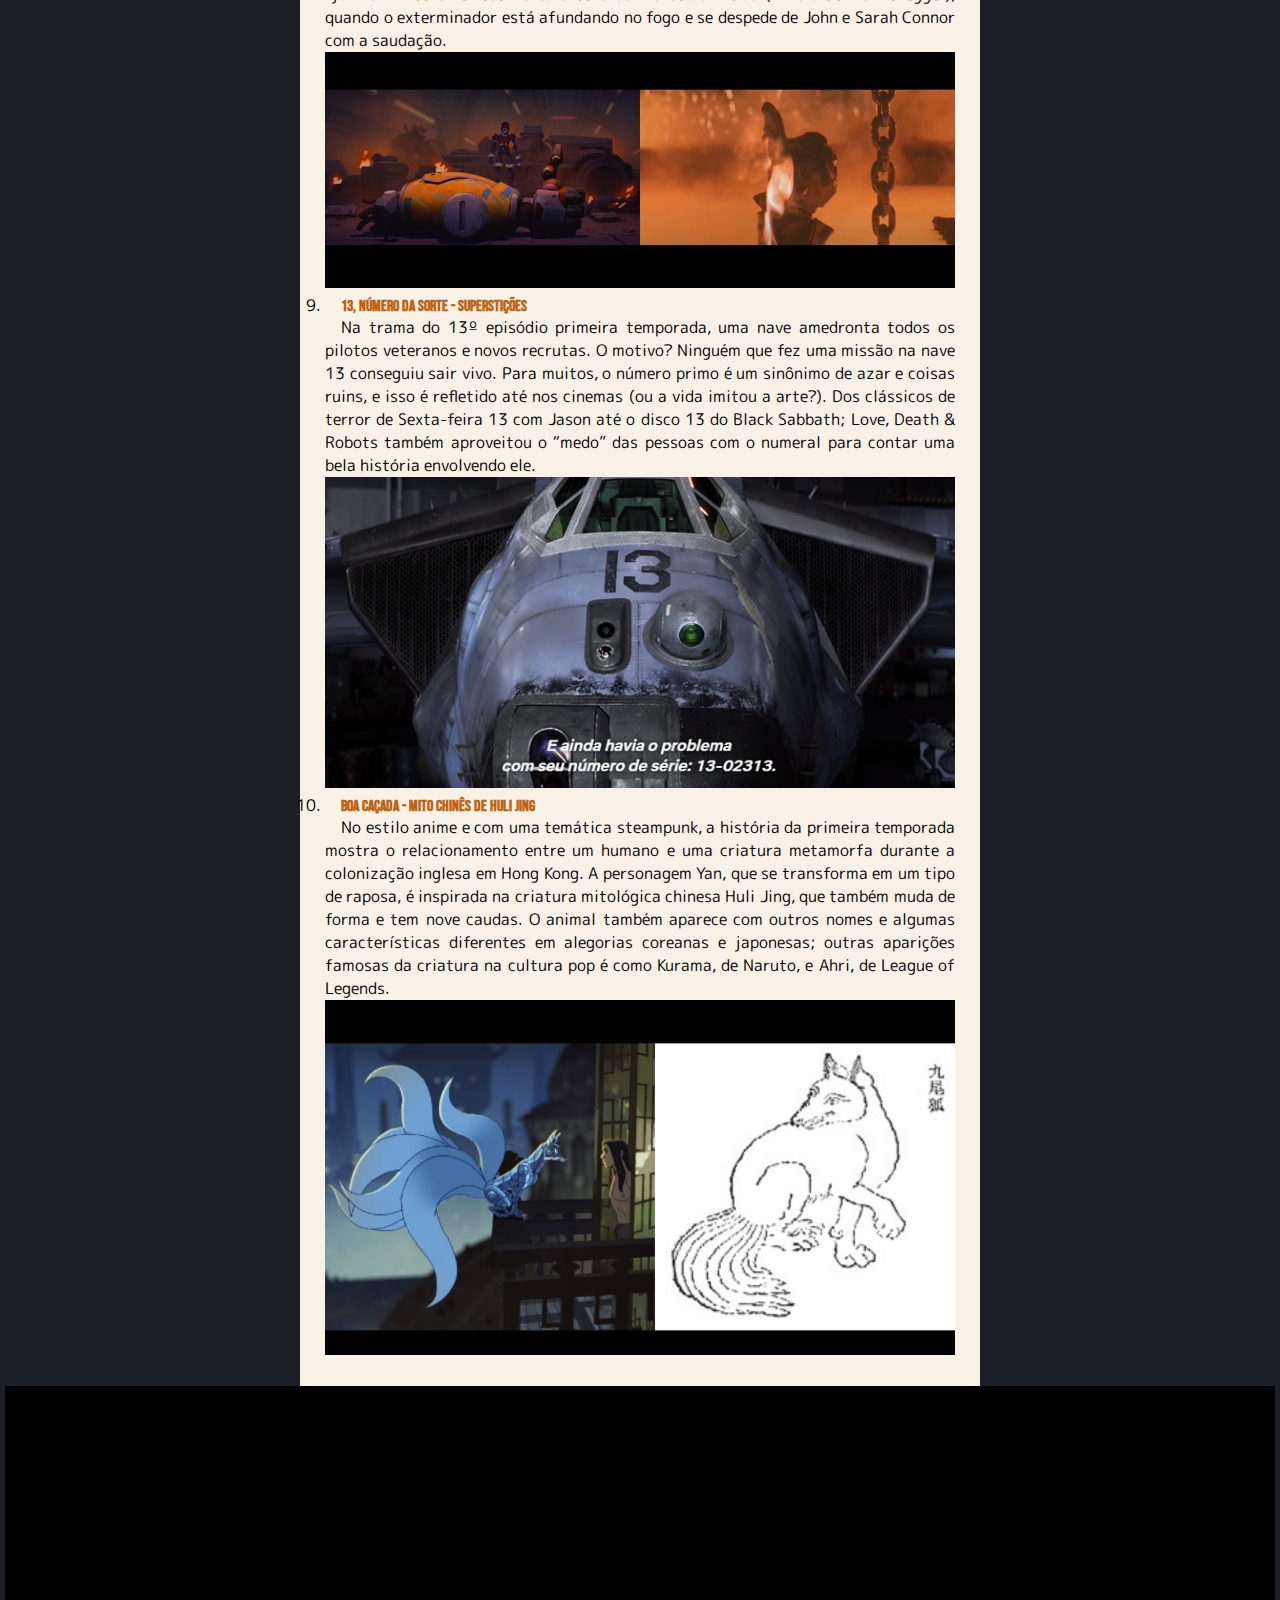
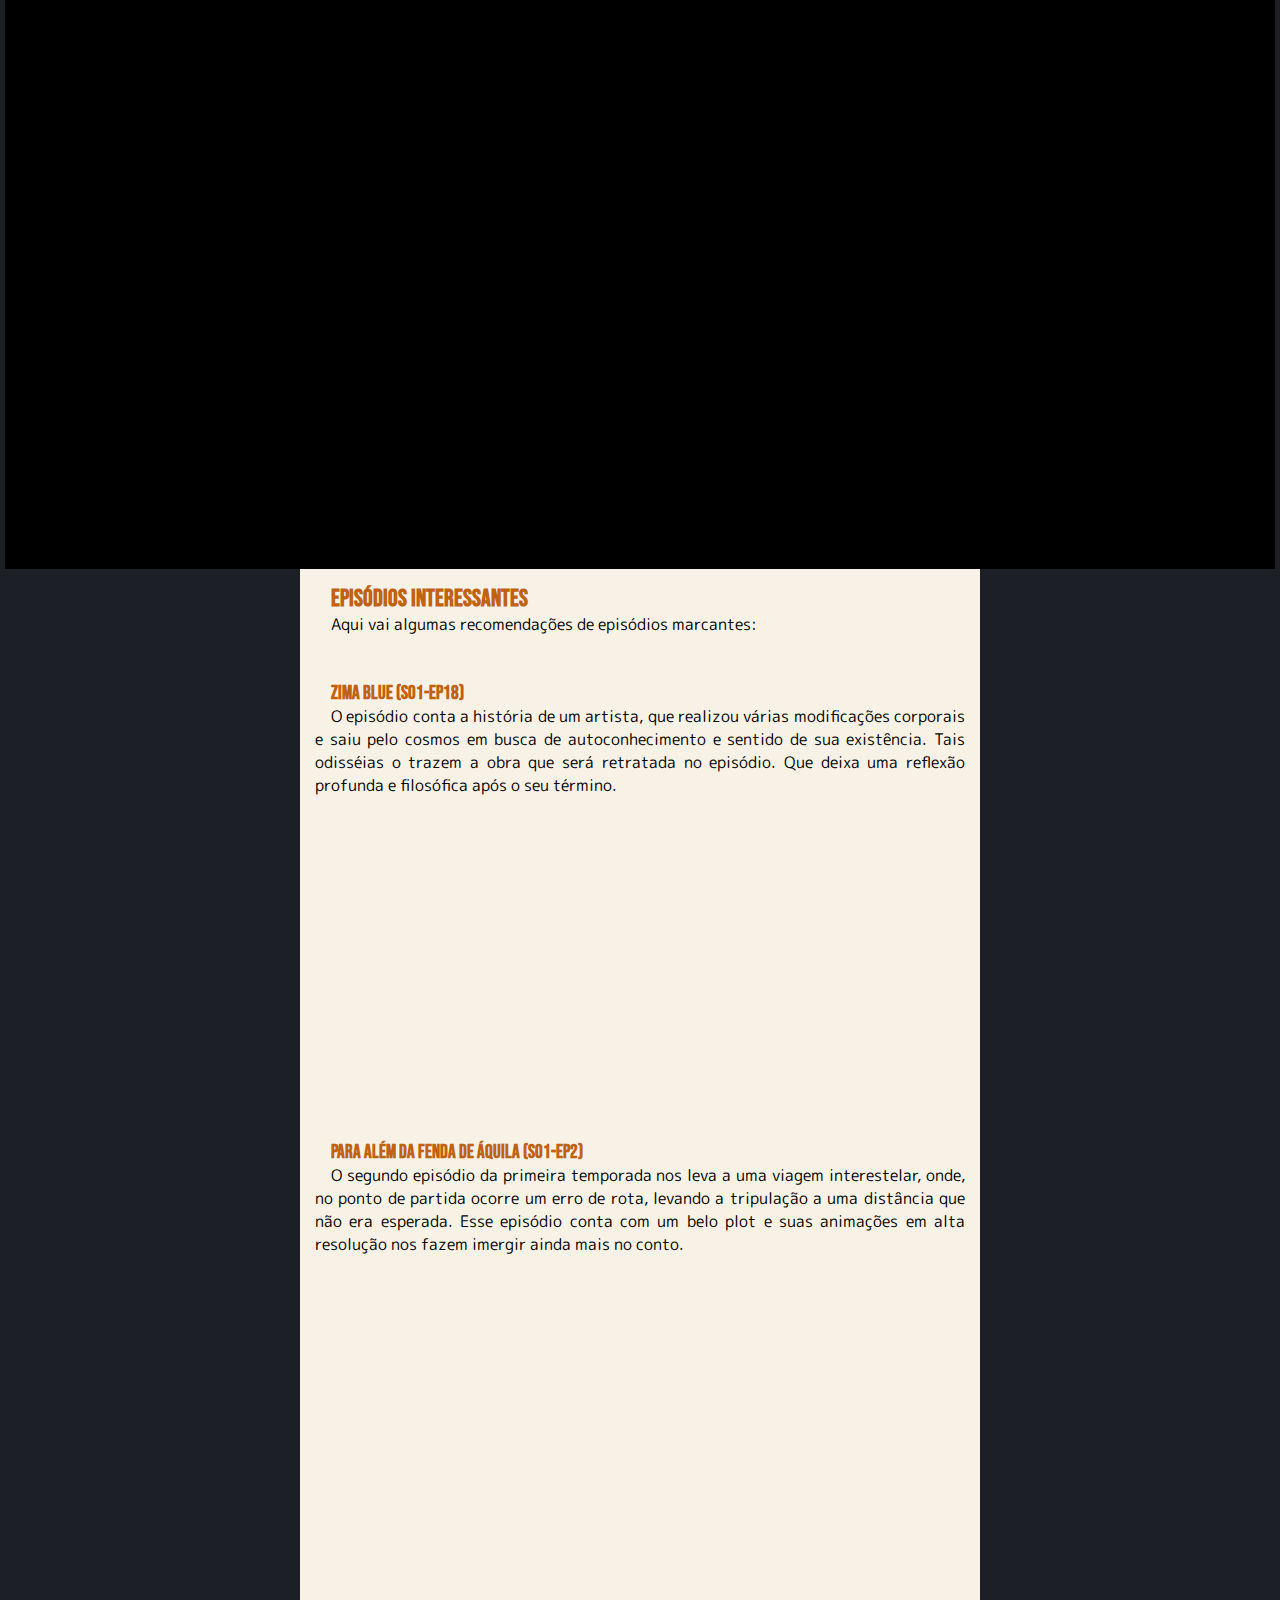
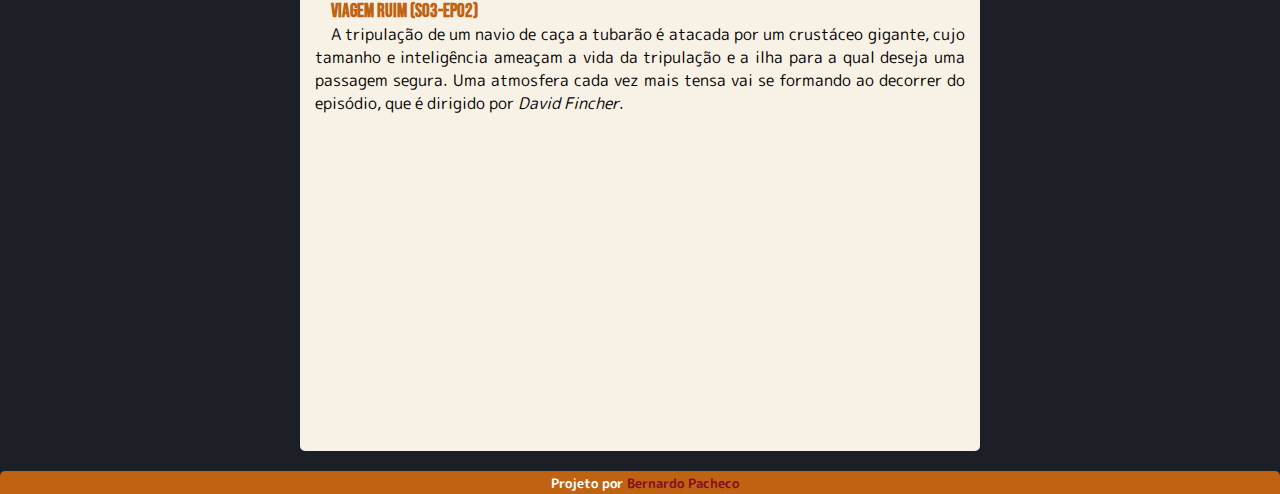
<file: html/trabalho_v2/index.html>
<!DOCTYPE html>
<html lang="pt-br">

<head>
    <meta charset="UTF-8">
    <meta http-equiv="X-UA-Compatible" content="IE=edge">
    <meta name="viewport" content="width=device-width, initial-scale=1.0">
    <link rel="stylesheet" href="estilos/header.css">
    <link rel="stylesheet" href="estilos/base.css">

        <!--FAVICON-->
        <link rel="apple-touch-icon" sizes="180x180" href="favicon/apple-touch-icon.png">
        <link rel="icon" type="image/png" sizes="32x32" href="favicon/favicon-32x32.png">
        <link rel="icon" type="image/png" sizes="16x16" href="favicon/favicon-16x16.png">
        <link rel="manifest" href="favicon/site.webmanifest">
        <link rel="mask-icon" href="favicon/safari-pinned-tab.svg" color="#5bbad5">
        <meta name="msapplication-TileColor" content="#da532c">
        <meta name="theme-color" content="#ffffff">
        
    <title>Love Death & Robots</title>
</head>

<body>
    <header>

        <!--CABEÇALHO DO SITE-->
        <nav>
            <a href="#div_cabecalho">
                Home
            </a>
            <a href="#oque">
                A Série
            </a>
            <a href="#episodios">
                Episódios
            </a>
            <a href="#curiosidades">
                Curiosidades
            </a>
            <a href="#recomendacoes">Recomendações

            </a>
        </nav>

        <div id="div_cabecalho">
            <h1>
                <span id="love">Love</span>
                <span id="death">Death</span>
                <iframe src="cross.html" frameborder="0" id="iframe_cross"></iframe>
                <span id="robots">Robots</span>
            </h1>
        </div>

    </header>

    <main>


        <!--INÍCIO DO CONTEUDO | SOBRE-->
        <section id="oque">

            <h2>O que é:</h2>
            <p>Love, Death and Robots, a série de Tim Miller e David Fincher que é como um reboot de <a
                    href="https://www.adorocinema.com/filmes/filme-23978/" target="_blank">Heavy Metal</a>
                com doses de <a href="https://www.adorocinema.com/filmes/filme-49543/" target="_blank">Animatrix</a>.
                Em primeiro lugar, vale destacar que a série não é recomendada ou indicada para menores de 18 anos,
                seguindo o mesmo estilo de Heavy Metal, que aliás, é não só a inspiração, mas também o motivo pelo qual
                temos uma série destas hoje, já que Tim Miller e David Fincher queriam criar um novo filme da franquia,
                mas
                o projeto
                que acabou não indo pra frente e se tornou Love, Death and Robots.
            </p>
            <picture>
                <source media="(max-width: 610px)" srcset="img/main/robots-p.jpg">
                <img src="img/main/robots-g.jpg" alt="Imagem episódio os Tres Robôs">
            </picture>
            <p>
                É uma série de antologia que reúne contos animados em uma mistura de ficção científica,
                fantasia, terror e comédia. Produzida por diretores do mundo todo,
                traz diferentes histórias sobre lobisomens soldados, caçadores de recompensas de cyborg e até mesmo
                aranhas
                alienígenas.
                Robôs, monstros de lixo e demônios sedentos também não faltam por lá. Tudo isso combinado com as
                técnicas e
                estilos de animação de cada
                cineasta ou estúdio envolvido no projeto.
                O que faz de Love, Death & Robots um dos títulos mais ousados do catálogo da Netflix, com muito sangue,
                sexo
                e violência.
            </p>
            <picture>
                <source media="(max-width: 610px)" srcset="img/main/episodios-p.jpg">
                <img src="img/main/episodios-g.jpg" alt="Imagem com vários episódios">
            </picture>

        </section>

        <div class="parallax" id="parallax_dragao">
        </div>




        <!--LISTAGEM DE EPISÓDIOS-->
        <section id="episodios">
            <h2>Episódios Disponíveis</h2>

            <ul>
                <li>
                    <h4>Volume 1:</h4>

                    <ol>
                        <a href="https://www.netflix.com/watch/80223967?trackId=255824129&tctx=0%2C2%2CNAPA%40%40%7C6b38a868-5d80-4dcd-809e-14b2f7c543c4-3295398_titles%2F1%2F%2Flove%20%2F0%2F0%2CNAPA%40%40%7C6b38a868-5d80-4dcd-809e-14b2f7c543c4-3295398_titles%2F1%2F%2Flove%20%2F0%2F0%2Cunknown%2C%2C6b38a868-5d80-4dcd-809e-14b2f7c543c4-3295398%7C1%2CtitlesResults%2C80174608"
                            target="_blank">
                            <li>Os Três Robôs</li>
                        </a>
                        <a href="https://www.netflix.com/watch/80223963?trackId=255824129" target="_blank">
                            <li>Para Além da Fenda de Áquila</li>
                        </a>
                        <a href="https://www.netflix.com/watch/80223953?trackId=200257858" target="_blank">
                            <li>Era do Gelo</li>
                        </a>
                        <a href="https://www.netflix.com/watch/80223965?trackId=200257858" target="_blank">
                            <li>A Vantagem de Sonnie</li>
                        </a>
                        <a href="https://www.netflix.com/watch/80223965?trackId=200257858" target="_blank">
                            <li>Quando o Iogurte Assumiu o Controle</li>
                        </a>
                        <a href="https://www.netflix.com/watch/80223960?trackId=200257858" target="_blank">
                            <li>A Guerra Secreta</li>
                        </a>
                        <a href="https://www.netflix.com/watch/80223959?trackId=200257858" target="_blank">
                            <li>Sugador de Almas</li>
                        </a>
                        <a href="https://www.netflix.com/watch/80223968?trackId=200257858" target="_blank">
                            <li>A Testemunha</li>
                        </a>
                        <a href="https://www.netflix.com/watch/80223952?trackId=200257858" target="_blank">
                            <li>Proteção Contra Alienígenas</li>
                        </a>
                        <a href="https://www.netflix.com/watch/80223956?trackId=255824129&tctx=0%2C2%2CNAPA%40%40%7C6b38a868-5d80-4dcd-809e-14b2f7c543c4-3295398_titles%2F1%2F%2Flove%20%2F0%2F0%2CNAPA%40%40%7C6b38a868-5d80-4dcd-809e-14b2f7c543c4-3295398_titles%2F1%2F%2Flove%20%2F0%2F0%2C%2C%2C6b38a868-5d80-4dcd-809e-14b2f7c543c4-3295398%7C1%2C%2C80174608"
                            target="_blank">
                            <li>Boa Caçada</li>
                        </a>
                        <a href="https://www.netflix.com/watch/80174702?trackId=255824129" target="_blank">
                            <li>O Lixão</li>
                        </a>
                        <a href="https://www.netflix.com/watch/80223966?trackId=200257858" target="_blank">
                            <li>Metamorfos</li>
                        </a>
                        <a href="https://www.netflix.com/watch/80223957?trackId=200257858" target="_blank">
                            <li>Noite de Pescaria</li>
                        </a>
                        <a href="https://www.netflix.com/watch/80223955?trackId=200257858" target="_blank">
                            <li>Ajudinha</li>
                        </a>
                        <a href="https://www.netflix.com/watch/80223958?trackId=200257858" target="_blank">
                            <li>Histórias Alternativas</li>
                        </a>
                        <a href="https://www.netflix.com/watch/80223964?trackId=200257858" target="_blank">
                            <li>Número da Sorte</li>
                        </a>
                        <a href="https://www.netflix.com/watch/80223961?trackId=200257858" target="_blank">
                            <li>Ponto Cego</li>
                        </a>
                        <a href="https://www.netflix.com/watch/80223962?trackId=200257858" target="_blank">
                            <li>Zima Blue</li>
                        </a>
                    </ol>
                </li>

                <li>
                    <h4>Volume 2:</h4>
                    <ol>
                        <a href="https://www.netflix.com/watch/81250518?trackId=255824129&tctx=0%2C2%2CNAPA%40%40%7C6b38a868-5d80-4dcd-809e-14b2f7c543c4-3295398_titles%2F1%2F%2Flove%20%2F0%2F0%2CNAPA%40%40%7C6b38a868-5d80-4dcd-809e-14b2f7c543c4-3295398_titles%2F1%2F%2Flove%20%2F0%2F0%2C%2C%2C6b38a868-5d80-4dcd-809e-14b2f7c543c4-3295398%7C1%2C%2C80174608"
                            target="_blank">
                            <li>Atendimento Automático ao Cliente</li>
                        </a>
                        <a href="https://www.netflix.com/watch/81250519?trackId=255824129" target="_blank">
                            <li>Gelo</li>
                        </a>
                        <a href="https://www.netflix.com/watch/81150156?trackId=200257858" target="_blank">
                            <li>Exquadrão de Extermínio</li>
                        </a>
                        <a href="https://www.netflix.com/watch/81253138?trackId=200257858" target="_blank">
                            <li>Show no Deserto</li>
                        </a>
                        <a href="https://www.netflix.com/watch/81270029?trackId=200257858" target="_blank">
                            <li>A Grama Alta</li>
                        </a>
                        <a href="https://www.netflix.com/watch/81250571?trackId=200257858" target="_blank">
                            <li>Pela Casa</li>
                        </a>
                        <a href="https://www.netflix.com/watch/81253791?trackId=200257858" target="_blank">
                            <li>Gaiola de Sobrevivência</li>
                        </a>
                        <a href="https://www.netflix.com/watch/81270031?trackId=200257858" target="_blank">
                            <li>O Gigante Afogado</li>
                        </a>
                    </ol>
                </li>

                <li>
                    <h4>Volume 3:</h4>
                    <ol>
                        <a href="https://www.netflix.com/watch/81424941?trackId=255824129&tctx=0%2C2%2CNAPA%40%40%7C6b38a868-5d80-4dcd-809e-14b2f7c543c4-3295398_titles%2F1%2F%2Flove%20%2F0%2F0%2CNAPA%40%40%7C6b38a868-5d80-4dcd-809e-14b2f7c543c4-3295398_titles%2F1%2F%2Flove%20%2F0%2F0%2C%2C%2C6b38a868-5d80-4dcd-809e-14b2f7c543c4-3295398%7C1%2C%2C80174608"
                            target="_blank">
                            <li>Os Três Robôs</li>
                        </a>
                        <a href="https://www.netflix.com/watch/81424938?trackId=255824129" target="_blank">
                            <li>Viagem Ruim</li>
                        </a>
                        <a href="https://www.netflix.com/watch/81424935?trackId=200257858" target="_blank">
                            <li>O Mesmo Pulso da Máquina</li>
                        </a>
                        <a href="https://www.netflix.com/watch/81520600?trackId=200257858" target="_blank">
                            <li>Noite dos Minimortos</li>
                        </a>
                        <a href="https://www.netflix.com/watch/81424933?trackId=200257858" target="_blank">
                            <li>Matança em Grupo</li>
                        </a>
                        <a href="https://www.netflix.com/watch/81424936?trackId=200257858" target="_blank">
                            <li>Enxame</li>
                        </a>
                        <a href="https://www.netflix.com/watch/81520601?trackId=200257858" target="_blank">
                            <li>Ratos de Mason</li>
                        </a>
                        <a href="https://www.netflix.com/watch/81424931?trackId=200257858" target="_blank">
                            <li>Sepultados na Caverna</li>
                        </a>
                        <a href="https://www.netflix.com/watch/81424939?trackId=200257858" target="_blank">
                            <li>Fazendeiro</li>
                        </a>
                    </ol>
                </li>
            </ul>
        </section>

        <div class="parallax" id="parallax_garota">
        </div>



        <!--PARTE DE CURIOSIDADES-->
        <section id="curiosidades">
            <h2>Curiosidades e Referências</h2>
            <p>Na série animada Love, Death & Robots, cada episódio conta uma história diferente
                e é baseado em um conto de ficção científica ou de terror; muitas vezes é um misto
                dos dois. Com esse universo tão amplo, com tantos filmes e outras obras populares
                do gênero, claro que a produção na <a href="https://www.netflix.com/br/" target="_blank">Netflix</a> não
                ia deixar a chance passar.</p>


            <ol id="lista_curiosidades">
                <li>
                    <h4>Atendimento Automático ao Cliente - Matrix (1999)</h4>
                    <p>O episódio que abre a nossa lista é também o primeiro da segunda temporada.
                        A história mostra a rebelião de um aspirador de pó robô contra sua dona e o cachorro. Após um
                        intenso combate,
                        a máquina usa uma arma de choque, mas a socialite desvia dos eletrodos à la Neo, no primeiro
                        filme
                        da trilogia Matrix.</p>
                    <img src="img/curiosidades/matrix-1.jpeg" alt="Episodio vs Matrix">
                </li>
                <li>
                    <h4>Proteção Contra Alienígenas - Matrix Revolutions (2003)</h4>
                    <p>Após receber um alerta de que suas cercas estão sendo atacadas, um fazendeiro sai com seu robô
                        para
                        checar o que está acontecendo. Chegando lá, descobre que criaturas alienígenas estão invadindo a
                        propriedade e atacando os animais. Se juntando com outros dois fazendeiros, eles combatem as
                        criaturas com suas máquinas. O episódio tem vários momentos de semelhança com o terceiro filme
                        da
                        saga de Escolhido vivido por Keanu Reeves. As máquinas são bem parecidas com os mechas usados na
                        batalha de Zion, assim como lembram o contexto da invasão, com as criaturas chegando por todos
                        os
                        lados.</p>
                    <img src="img/curiosidades/matrix-2.jpeg" alt="Episodio vs Matrix">
                </li>
                <li>
                    <h4>Os Três Robôs - Consoles Xbox</h4>
                    <p>Em um mundo pós-apocalíptico onde humanidade foi extinta, três máquinas fazem um tour por uma
                        cidade
                        devastada. Passeando por diversos locais, eles entram em uma loja com diversos dispositivos
                        eletrônicos. Entre eles, um X-Bot 3. A peça é citada como uma forma de entretenimento humano e
                        como
                        uma versão antecedente ao X-Bot 4000, um dos protagonistas. Com um “X” logo no começo, é
                        impossível
                        não associá-lo aos videogames da Microsoft.</p>
                    <img src="img/curiosidades/xbox-3.webp" alt="Robô e Xbox">
                </li>
                <li>
                    <h4>Os Três Robôs - Exploding Kittens</h4>
                    <p>Em outro momento do episódio, as três máquinas estão em um apartamento abandonado. Um gato
                        aparece,
                        sobre no colo do X-Bot 4000 e começa a ronronar. Sem saber o que é aquilo, os robôs supõem que o
                        felino tenha sido “ativado”. Ao buscar em seus próprios banco de dados, eles encontram o jogo de
                        cartas e, sem saberem que é um brinquedo, deduzem que ele pode explodir quando para de receber
                        carinho; sorte do bichano.</p>
                    <img src="img/curiosidades/exploding_kittens-4.webp" alt="Robô e Jogo Exploding Kittens">
                </li>
                <li>
                    <h4>Snow no Deserto - Star Wars IV: Uma Nova Esperança (1977)</h4>
                    <p>Um mercenário vaga por um deserto enquanto é procurado por caçadores de recompensas. Ao chegar em
                        um
                        bar, ele é surpreendido por uma gangue deles. Assim como o embate entre Han Solo e Greedo na
                        versão
                        original do primeiro filme da aclama Franquia de George Lucas, ele atira primeiro para evitar o
                        pior.</p>
                    <img src="img/curiosidades/star_wars-5.webp" alt="Aliens e Han Solo">
                </li>
                <li>
                    <h4>Pela Casa - Alien 3 (1992)</h4>
                    <p>O episódio natalino mostra dois irmãos aguardando o Papai Noel. Quando eles ouvem barulhos na
                        sala, descem para ver o bom velhinho de perto. Para a infeliz surpresa da irmã mais velha e do
                        caçula, o simpático barbudo é uma horrenda criatura vermelha que os deixa encurralados. Vendo a
                        cena, a imagem do xenomorfo - que também pode ter inspirado o monstro natalino - muito perto de
                        Ripey vem imediatamente na cabeça. Fato curioso é que o terceiro filme da franquia Alien é
                        dirigido por David Fincher, que também é um dos produtores de Love, Death & Robots.</p>
                    <img src="img/curiosidades/alien-6.jpeg" alt="Papai Noel Monstruoso e Alien cara a cara">
                </li>
                <li>
                    <h4>Ajudinha - Alien, O Oitavo Passageiro (1999)</h4>
                    <p>Outra referência da popular criatura é no episódio que mostra uma astronauta sozinha e à deriva
                        no espaço, após problemas técnicos de sua nave. Em um dos contatos com torre de controle, a
                        protagonista diz que está em uma estação no satélite LV-426. A referência nada mais é do que ao
                        planeta Acheron, onde o Capitão Dallas, Kane e Lambert exploram e acabam levando o xenomorfo
                        para dentro da nave e gerando todos os piores acontecimentos do filme.</p>
                    <img src="img/curiosidades/alien-lv426-7.webp" alt="Nave com piloto informando posição">
                </li>
                <li>
                    <h4>Ponto Cego - O Exterminador do Futuro 2: O Julgamento Final (1991)</h4>
                    <p>O episódio da primeira temporada mostra uma equipe de robôs tentando invadir um caminhão. Para
                        chegar ao objetivo, eles devem passar por diversas defesas e combates. Nem tudo dá certo e
                        apenas o novato da equipe acaba sobrevivendo no final. Quando o resgate chega, ele vê o braço de
                        seu companheiro no chão fazendo um “joinha”. A cena remete muito a cena da morte do T-800
                        (Arnold Schwarzenegger), quando o exterminador está afundando no fogo e se despede de John e
                        Sarah Connor com a saudação.</p>
                    <img src="img/curiosidades/exterminador-do-futuro-8.jpeg" alt="Sinal de positivo das máquinas">
                </li>
                <li>
                    <h4>13, número da sorte - Superstições</h4>
                    <p>Na trama do 13º episódio primeira temporada, uma nave amedronta todos os pilotos veteranos e
                        novos recrutas. O motivo? Ninguém que fez uma missão na nave 13 conseguiu sair vivo. Para
                        muitos, o número primo é um sinônimo de azar e coisas ruins, e isso é refletido até nos cinemas
                        (ou a vida imitou a arte?). Dos clássicos de terror de Sexta-feira 13 com Jason até o disco 13
                        do Black Sabbath; Love, Death & Robots também aproveitou o “medo” das pessoas com o numeral para
                        contar uma bela história envolvendo ele.</p>
                    <img src="img/curiosidades/numero13-9.webp" alt="Nave número 13">

                </li>
                <li>
                    <h4>Boa Caçada - Mito chinês de Huli Jing</h4>
                    <p>No estilo anime e com uma temática steampunk, a história da primeira temporada mostra o
                        relacionamento entre um humano e uma criatura metamorfa durante a colonização inglesa em Hong
                        Kong. A personagem Yan, que se transforma em um tipo de raposa, é inspirada na criatura
                        mitológica chinesa Huli Jing, que também muda de forma e tem nove caudas. O animal também
                        aparece com outros nomes e algumas características diferentes em alegorias coreanas e japonesas;
                        outras aparições famosas da criatura na cultura pop é como Kurama, de Naruto, e Ahri, de League
                        of Legends.</p>
                    <img src="img/curiosidades/kurama-10.webp" alt="Desenho mito da raposa">
                </li>
            </ol>
        </section>

        <div class="parallax" id="parallax_bruxa">
        </div>



        <!--RECOMENDAÇÕES-->
        <section id="recomendacoes">
            <h2>Episódios Interessantes</h2>
            <p>Aqui vai algumas recomendações de episódios marcantes:</p>
            <br>
            <br>

            <h3>Zima Blue (S01-ep18)</h3>
            <p>O episódio conta a história de um artista, que realizou várias modificações corporais e saiu pelo cosmos
                em busca de autoconhecimento e sentido de sua existência. Tais odisséias o trazem a obra que será
                retratada no episódio. Que deixa uma reflexão profunda e filosófica após o seu término.</p>
            <iframe width="560" height="315" src="https://www.youtube.com/embed/IMcZ7_MeAjA?controls=0"
                title="YouTube video player" frameborder="0"
                allow="accelerometer; autoplay; clipboard-write; encrypted-media; gyroscope; picture-in-picture"
                allowfullscreen></iframe>
            <br>
            <br>
            <h3>Para Além da Fenda de Áquila (S01-ep2)</h3>
            <p>
                O segundo episódio da primeira temporada nos leva a uma viagem interestelar, onde, no ponto de partida
                ocorre um erro de rota, levando a tripulação a uma distância que não era esperada. Esse episódio conta
                com um belo plot e suas animações em alta resolução nos fazem imergir ainda mais no conto.
            </p>
            <iframe width="560" height="315" src="https://www.youtube.com/embed/ixyOycIKObc"
                title="YouTube video player" frameborder="0"
                allow="accelerometer; autoplay; clipboard-write; encrypted-media; gyroscope; picture-in-picture"
                allowfullscreen></iframe>
            <br>
            <br>

            <h3>Viagem Ruim (S03-ep02)</h3>
            <p>A tripulação de um navio de caça a tubarão é atacada por um crustáceo gigante, cujo tamanho e
                inteligência ameaçam a vida da tripulação e a ilha para a qual deseja uma passagem segura. Uma atmosfera
                cada vez mais tensa vai se formando ao decorrer do episódio, que é dirigido por <em>David Fincher</em>.
            </p>
            <iframe width="560" height="315" src="https://www.youtube.com/embed/oy2QvlBt0Jc?controls=0"
                title="YouTube video player" frameborder="0"
                allow="accelerometer; autoplay; clipboard-write; encrypted-media; gyroscope; picture-in-picture"
                allowfullscreen></iframe>
        </section>


    </main>

    <footer>
        <p> <small>Projeto por <a href="https://wa.me/5555991484707" target="_blank">Bernardo Pacheco</a></small> </p>
    </footer>

</body>

</html>
</file>
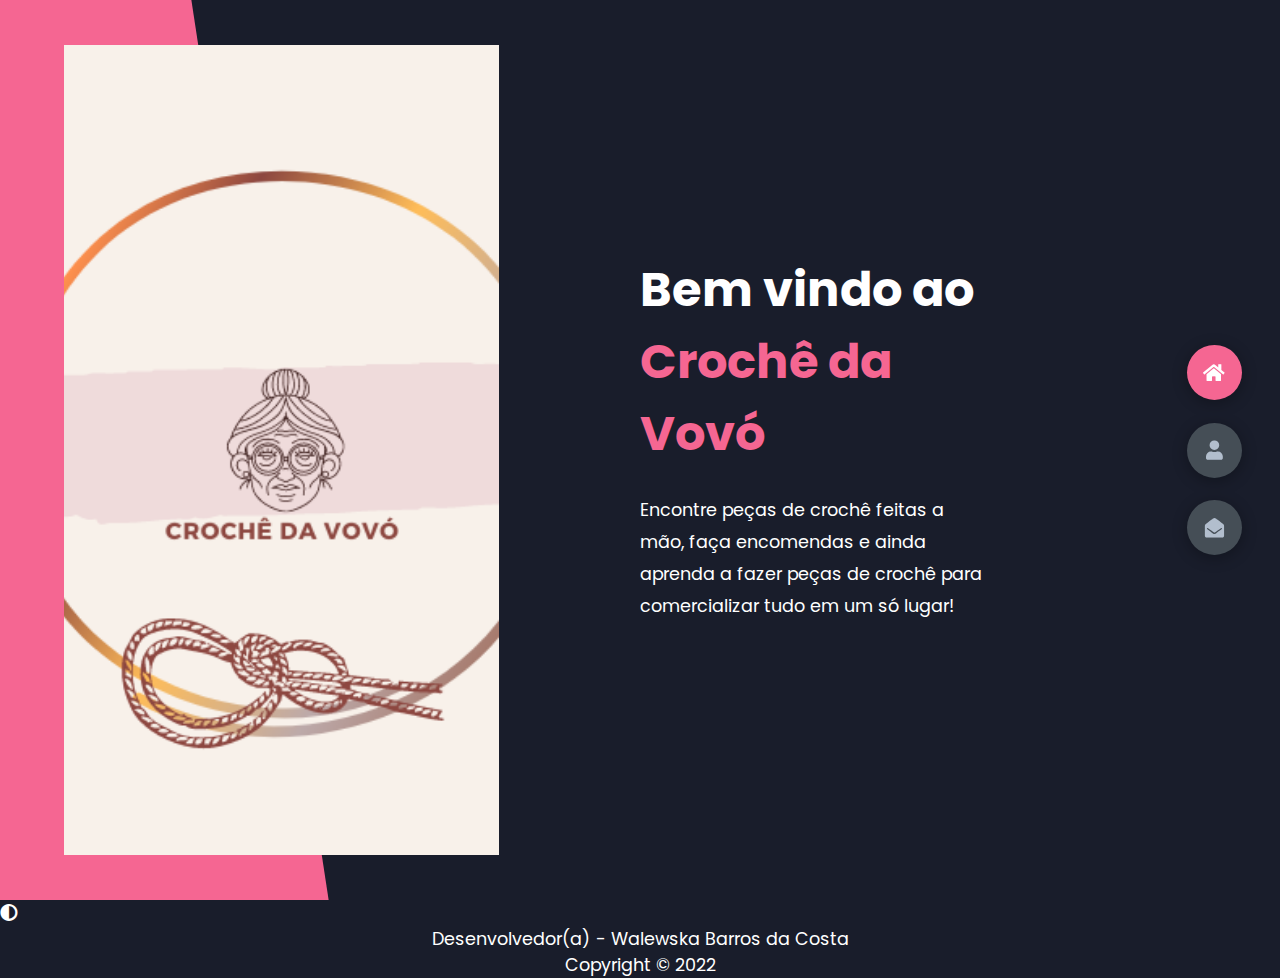
<file: html/website-vovo/index.html>
<!DOCTYPE html>
<html lang="en">

<!-- Cabeçalho -->
<head>
    <meta charset="UTF-8">
    <meta http-equiv="X-UA-Compatible" content="IE=edge">
    <meta name="viewport" content="width=device-width, initial-scale=1.0">
    <title>Crochê da Vovó</title>
    <link rel="stylesheet" href="styles/styles.css">
    <link rel="preconnect" href="https://fonts.googleapis.com">
    <link rel="preconnect" href="https://fonts.gstatic.com" crossorigin>
    <link rel="stylesheet" href="https://cdnjs.cloudflare.com/ajax/libs/font-awesome/5.15.4/css/all.min.css" integrity="sha512-1ycn6IcaQQ40/MKBW2W4Rhis/DbILU74C1vSrLJxCq57o941Ym01SwNsOMqvEBFlcgUa6xLiPY/NS5R+E6ztJQ==" crossorigin="anonymous" referrerpolicy="no-referrer" />
    <link href="https://fonts.googleapis.com/css2?family=Poppins:wght@400;500;600;700;800&display=swap" rel="stylesheet">
</head>

<body class="main-content">
<!-- corpo do texto -->
    <header class="container header active" id="home">
        <div class="header-content">
            <div class="left-header">
                <div class="h-shape"></div>
                <div class="image">
                    <img src="img/croche.png" alt="">
                </div>
            </div>
            <div class="right-header">
                <h1 class="name">
                    Bem vindo ao <br> <span> Crochê da Vovó</span>
                </h1>
                <p>
                    Encontre peças de crochê feitas a mão, faça encomendas e ainda aprenda a fazer peças de crochê para comercializar tudo em um só lugar! 
                </p>
            </div>
        </div>
    </header>

    <main>
        <!-- Home Page -->
        <section class="container about" id="about">
            <div class="main-title">
                <h2> O seu <span> propósito </span><span class="bg-text">Mais</span></h2>
            </div>
            <div class="about-container">
                <div class="left-about">
                    <h4>Um pouco da história</h4>
                    <p>
                        A crochê da vovó surgiu com intuito inicial de auxiliar iniciantes e amantes de crochê, na produção de peças personalizadas, ensinar técnicas e auxiliar na agregação de valor para quem quer empreender com essa arte!
                        <br>
                        Mas aqui você além de adquirir aprendizado, pode realizar encomendas e buscar peças prontas no seu estilo!
                        
                    </p>

                </div>
                <div class="right-about">
                    <div class="about-item">
                        <div class="abt-text">
                            <p class="large-text">10</p>
                            <p class="small-text">Anos <br /> no mercado</p>
                        </div>
                    </div>
                    <div class="about-item">
                        <div class="abt-text">
                            <p class="large-text">Alta</p>
                            <p class="small-text">Qualidade <br /> de peças</p>
                        </div>
                    </div>
                </div>
            </div>
            <footer id="rodape" > 
                <p style="text-align:center;"> Desenvolvedor(a) - Walewska Barros da Costa </p>
                <p style="text-align:center;"> Copyright © 2022 </p>
            </footer>
        </section>
        <!-- Contato -->
        <section class="container contact" id="contact">
            <div class="contact-container">
                <div class="main-title">
                    <h2>Entre em<span>contato</span><span class="bg-text">Contato</span></h2>
                </div>
                <div class="contact-content-con">
                    <div class="left-contact">
                        <h2>
                            Quer receber um e-book exclusivo com passo-a-passo para iniciar no mundo do crochê?
                        </h2> 
                        <h4>Formas de contato</h4>
                        <p>
                            Para saber mais, entre em contato com a gente.
                        </p>
                        <div class="contact-info">
                            <div class="contact-item">
                                <div class="icon">
                                    <i class="fas fa-map-marker-alt"></i>
                                    <span>Localização</span>
                                </div>
                                <p>
                                    : Florianópolis, Santa Catarina, Brasil
                                </p>
                            </div>
                            <div class="contact-item">
                                <div class="icon">
                                    <i class="fas fa-envelope"></i>
                                    <span>Email</span>
                                </div>
                                <p>
                                    <span>: vovocroche@gmail.com</span>
                                </p>
                            </div>
                            <div class="contact-item">
                                <div class="icon">
                                    <i class="fas fa-user-graduate"></i>
                                    <span>Celular</span>
                                </div>
                                <p>
                                    <span>: +55 (48) 99999-9999</span>
                                </p>
                            </div>
                        </div>
                        <div class="contact-icons">
                            <div class="contact-icon">
                                <a href="www.facebook.com" target="_blank">
                                    <i class="fab fa-facebook-f"></i>
                                </a>
                                <a href="#" target="_blank">
                                    <i class="fab fa-twitter"></i>
                                </a>
                                <a href="#" target="_blank">
                                    <i class="fab fa-github"></i>
                                </a>
                                <a href="#" target="_blank">
                                    <i class="fab fa-youtube"></i>
                                </a>
                            </div>
                        </div>
                    </div>
                    
                    <div class="right-contact">
                        <h3>
                            Faça seu cadastro para receber no seu e-mail!
                        </h3>
                        <form action="" class="contact-form">
                            <div class="input-control i-c-2">
                                <input type="text" required placeholder="Digite seu nome">
                                <input type="email" required placeholder="Digite seu e-mail">
                            </div>
                            <div class="input-control">
                                <input type="text" required placeholder="Assunto a ser tratado">
                            </div>
                            <div class="input-control">
                                <textarea name="" id="" cols="15" rows="8" placeholder="Escreva aqui sua mensagem..."></textarea>
                            </div>
                            <a class="control" data-id="resposta">
                                <button>Enviar</button>
                            </a>
                        </form>
                    </div>
                </div>
            </div>
            <br>
            <br>
            <footer id="rodape" > 
                <p style="text-align:center;"> Desenvolvedor(a) - Walewska Barros da Costa </p>
                <p style="text-align:center;"> Copyright © 2022 </p>
            </footer>
        </section>
        <section class="container contact" id="resposta">
            <div class="contact-container">
                <div class="main-title">
                    <h2>Entre em<span>contato</span><span class="bg-text">Contato</span></h2>
                </div>
                <div class="contact-content-con">
                    <div class="left-contact">
                        <h2>
                            Cadastro realizado com sucesso!
                        </h2> 
                                    <span>
                                    <a class="control" data-id="home">
                                            <button> Voltar </button>
                                    </a>
        </section>

    </main>

    <div class="controls">
        <div class="control active-btn" data-id="home" >
            <i class="fas fa-home"></i>
        </div>
        <div class="control" data-id="about">
            <i class="fas fa-user"></i>
        </div>
        <div class="control" data-id="contact">
            <i class="fas fa-envelope-open"></i>
        </div>
    </div>
    <div class="theme-btn">
        <i class="fas fa-adjust"></i>
    </div>
    <script src="js/app.js"></script>
    <!-- Área do rodapé -->
    <footer id="rodape" > 
        <p style="text-align:center;"> Desenvolvedor(a) - Walewska Barros da Costa </p>
        <p style="text-align:center;"> Copyright © 2022 </p>
    </footer>
</body>
</html>
</file>
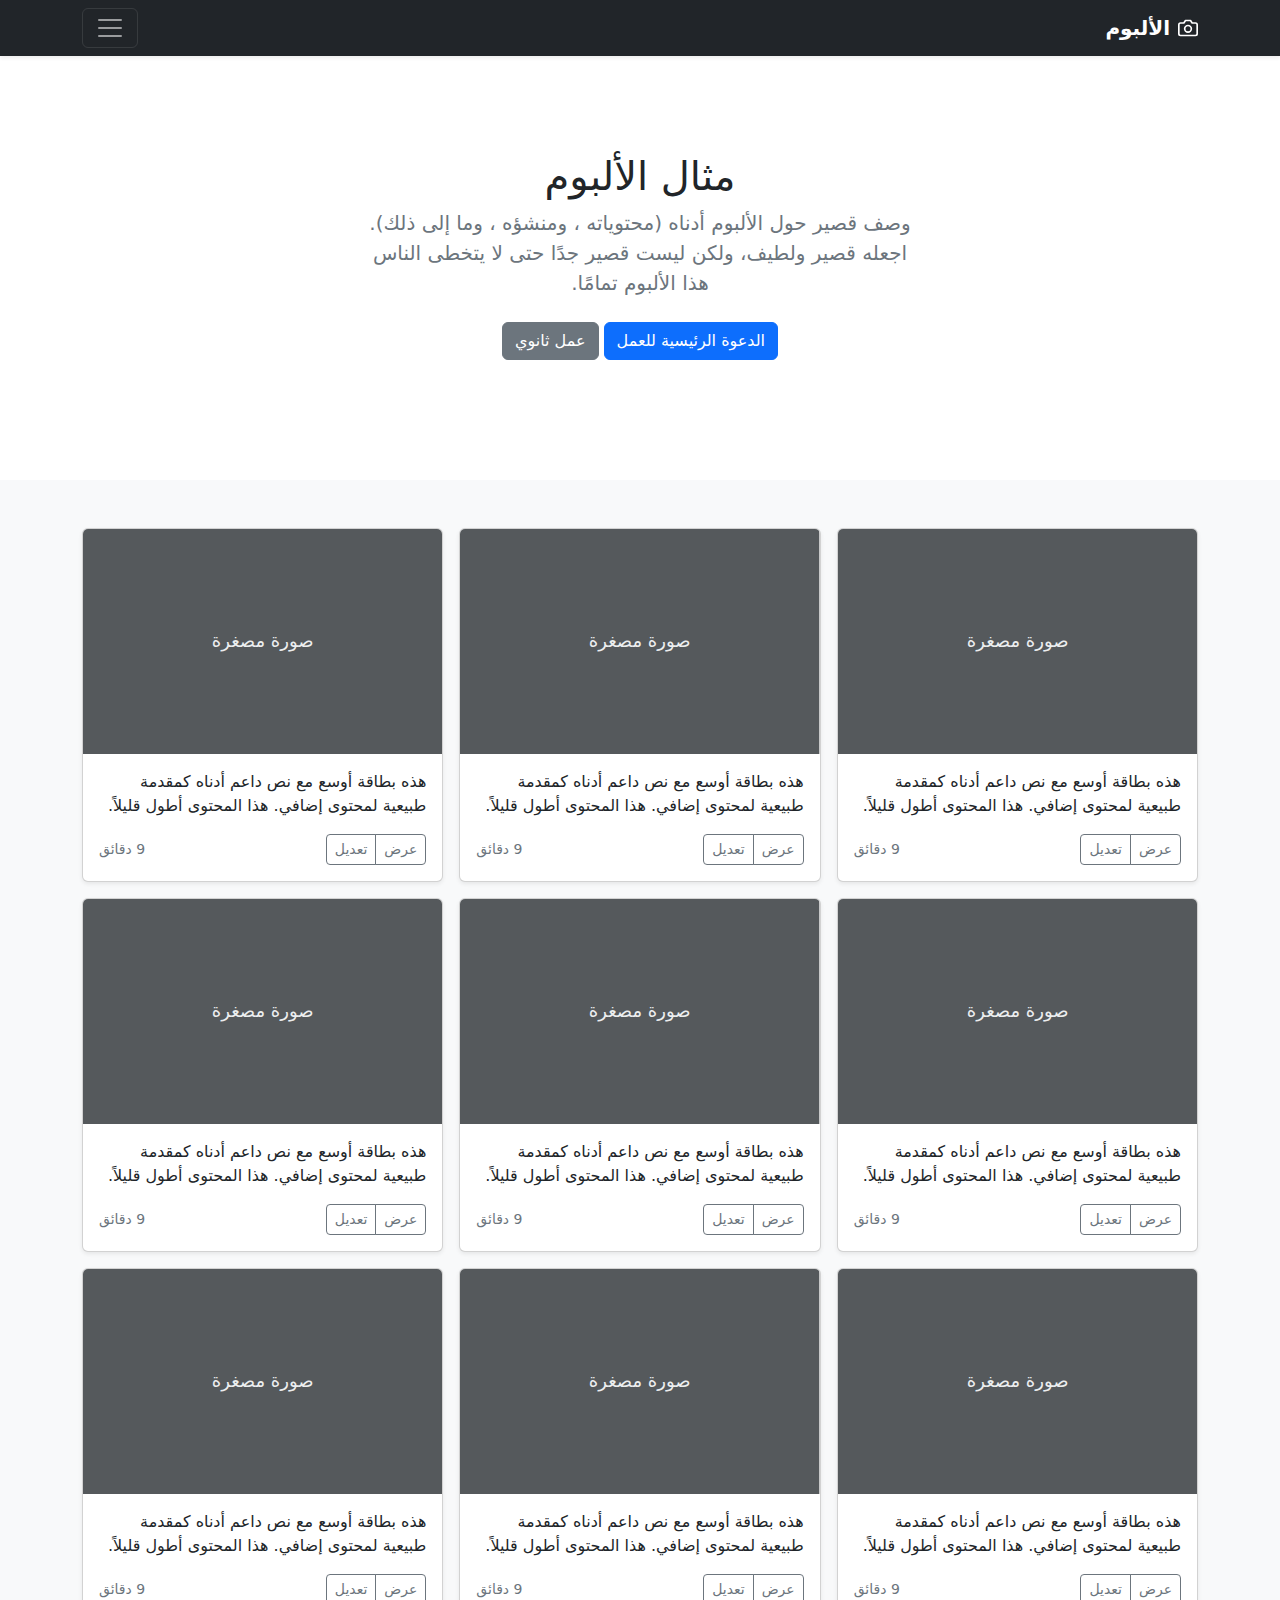
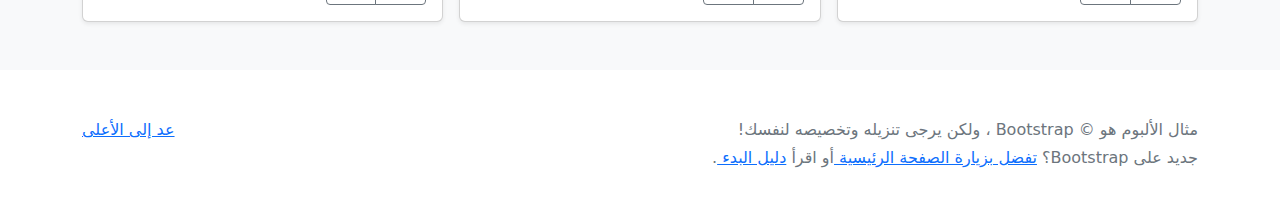
<file: bootstrap_personalizado/bootstrap-5.2.0-examples/album-rtl/index.html>
<!doctype html>
<html lang="ar" dir="rtl">
  <head>
    <meta charset="utf-8">
    <meta name="viewport" content="width=device-width, initial-scale=1">
    <meta name="description" content="">
    <meta name="author" content="Mark Otto, Jacob Thornton, and Bootstrap contributors">
    <meta name="generator" content="Hugo 0.101.0">
    <title>مثال الألبوم · Bootstrap v5.2</title>

    <link rel="canonical" href="https://getbootstrap.com/docs/5.2/examples/album-rtl/">

    

    

<link href="../assets/dist/css/bootstrap.rtl.min.css" rel="stylesheet">

    <style>
      .bd-placeholder-img {
        font-size: 1.125rem;
        text-anchor: middle;
        -webkit-user-select: none;
        -moz-user-select: none;
        user-select: none;
      }

      @media (min-width: 768px) {
        .bd-placeholder-img-lg {
          font-size: 3.5rem;
        }
      }

      .b-example-divider {
        height: 3rem;
        background-color: rgba(0, 0, 0, .1);
        border: solid rgba(0, 0, 0, .15);
        border-width: 1px 0;
        box-shadow: inset 0 .5em 1.5em rgba(0, 0, 0, .1), inset 0 .125em .5em rgba(0, 0, 0, .15);
      }

      .b-example-vr {
        flex-shrink: 0;
        width: 1.5rem;
        height: 100vh;
      }

      .bi {
        vertical-align: -.125em;
        fill: currentColor;
      }

      .nav-scroller {
        position: relative;
        z-index: 2;
        height: 2.75rem;
        overflow-y: hidden;
      }

      .nav-scroller .nav {
        display: flex;
        flex-wrap: nowrap;
        padding-bottom: 1rem;
        margin-top: -1px;
        overflow-x: auto;
        text-align: center;
        white-space: nowrap;
        -webkit-overflow-scrolling: touch;
      }
    </style>

    
  </head>
  <body>
    
<header>
  <div class="collapse bg-dark" id="navbarHeader">
    <div class="container">
      <div class="row">
        <div class="col-sm-8 col-md-7 py-4">
          <h4 class="text-white">حول</h4>
          <p class="text-muted">أضف بعض المعلومات حول الألبوم، المؤلف، أو أي سياق خلفية آخر. اجعلها بضع جمل حتى يتمكن الزوار من التقاط بعض التلميحات المفيدة. ثم اربطها ببعض مواقع التواصل الاجتماعي أو معلومات الاتصال.</p>
        </div>
        <div class="col-sm-4 offset-md-1 py-4">
          <h4 class="text-white">تواصل معي</h4>
          <ul class="list-unstyled">
            <li><a href="#" class="text-white">تابعني على تويتر</a></li>
            <li><a href="#" class="text-white">شاركني الإعجاب في فيسبوك</a></li>
            <li><a href="#" class="text-white">راسلني على البريد الإلكتروني</a></li>
          </ul>
        </div>
      </div>
    </div>
  </div>
  <div class="navbar navbar-dark bg-dark shadow-sm">
    <div class="container">
      <a href="#" class="navbar-brand d-flex align-items-center">
        <svg xmlns="http://www.w3.org/2000/svg" width="20" height="20" fill="none" stroke="currentColor" stroke-linecap="round" stroke-linejoin="round" stroke-width="2" aria-hidden="true" class="me-2" viewBox="0 0 24 24"><path d="M23 19a2 2 0 0 1-2 2H3a2 2 0 0 1-2-2V8a2 2 0 0 1 2-2h4l2-3h6l2 3h4a2 2 0 0 1 2 2z"/><circle cx="12" cy="13" r="4"/></svg>
        <strong>الألبوم</strong>
      </a>
      <button class="navbar-toggler" type="button" data-bs-toggle="collapse" data-bs-target="#navbarHeader" aria-controls="navbarHeader" aria-expanded="false" aria-label="تبديل التنقل">
        <span class="navbar-toggler-icon"></span>
      </button>
    </div>
  </div>
</header>

<main>

  <section class="py-5 text-center container">
    <div class="row py-lg-5">
      <div class="col-lg-6 col-md-8 mx-auto">
        <h1 class="fw-light">مثال الألبوم</h1>
        <p class="lead text-muted">وصف قصير حول الألبوم أدناه (محتوياته ، ومنشؤه ، وما إلى ذلك). اجعله قصير ولطيف، ولكن ليست قصير جدًا حتى لا يتخطى الناس هذا الألبوم تمامًا.</p>
        <p>
          <a href="#" class="btn btn-primary my-2">الدعوة الرئيسية للعمل</a>
          <a href="#" class="btn btn-secondary my-2">عمل ثانوي</a>
        </p>
      </div>
    </div>
  </section>

  <div class="album py-5 bg-light">
    <div class="container">

      <div class="row row-cols-1 row-cols-sm-2 row-cols-md-3 g-3">
        <div class="col">
          <div class="card shadow-sm">
            <svg class="bd-placeholder-img card-img-top" width="100%" height="225" xmlns="http://www.w3.org/2000/svg" role="img" aria-label="Placeholder: صورة مصغرة" preserveAspectRatio="xMidYMid slice" focusable="false"><title>Placeholder</title><rect width="100%" height="100%" fill="#55595c"/><text x="50%" y="50%" fill="#eceeef" dy=".3em">صورة مصغرة</text></svg>

            <div class="card-body">
              <p class="card-text">هذه بطاقة أوسع مع نص داعم أدناه كمقدمة طبيعية لمحتوى إضافي. هذا المحتوى أطول قليلاً.</p>
              <div class="d-flex justify-content-between align-items-center">
                <div class="btn-group">
                  <button type="button" class="btn btn-sm btn-outline-secondary">عرض</button>
                  <button type="button" class="btn btn-sm btn-outline-secondary">تعديل</button>
                </div>
                <small class="text-muted">9 دقائق</small>
              </div>
            </div>
          </div>
        </div>
        <div class="col">
          <div class="card shadow-sm">
            <svg class="bd-placeholder-img card-img-top" width="100%" height="225" xmlns="http://www.w3.org/2000/svg" role="img" aria-label="Placeholder: صورة مصغرة" preserveAspectRatio="xMidYMid slice" focusable="false"><title>Placeholder</title><rect width="100%" height="100%" fill="#55595c"/><text x="50%" y="50%" fill="#eceeef" dy=".3em">صورة مصغرة</text></svg>

            <div class="card-body">
              <p class="card-text">هذه بطاقة أوسع مع نص داعم أدناه كمقدمة طبيعية لمحتوى إضافي. هذا المحتوى أطول قليلاً.</p>
              <div class="d-flex justify-content-between align-items-center">
                <div class="btn-group">
                  <button type="button" class="btn btn-sm btn-outline-secondary">عرض</button>
                  <button type="button" class="btn btn-sm btn-outline-secondary">تعديل</button>
                </div>
                <small class="text-muted">9 دقائق</small>
              </div>
            </div>
          </div>
        </div>
        <div class="col">
          <div class="card shadow-sm">
            <svg class="bd-placeholder-img card-img-top" width="100%" height="225" xmlns="http://www.w3.org/2000/svg" role="img" aria-label="Placeholder: صورة مصغرة" preserveAspectRatio="xMidYMid slice" focusable="false"><title>Placeholder</title><rect width="100%" height="100%" fill="#55595c"/><text x="50%" y="50%" fill="#eceeef" dy=".3em">صورة مصغرة</text></svg>

            <div class="card-body">
              <p class="card-text">هذه بطاقة أوسع مع نص داعم أدناه كمقدمة طبيعية لمحتوى إضافي. هذا المحتوى أطول قليلاً.</p>
              <div class="d-flex justify-content-between align-items-center">
                <div class="btn-group">
                  <button type="button" class="btn btn-sm btn-outline-secondary">عرض</button>
                  <button type="button" class="btn btn-sm btn-outline-secondary">تعديل</button>
                </div>
                <small class="text-muted">9 دقائق</small>
              </div>
            </div>
          </div>
        </div>

        <div class="col">
          <div class="card shadow-sm">
            <svg class="bd-placeholder-img card-img-top" width="100%" height="225" xmlns="http://www.w3.org/2000/svg" role="img" aria-label="Placeholder: صورة مصغرة" preserveAspectRatio="xMidYMid slice" focusable="false"><title>Placeholder</title><rect width="100%" height="100%" fill="#55595c"/><text x="50%" y="50%" fill="#eceeef" dy=".3em">صورة مصغرة</text></svg>

            <div class="card-body">
              <p class="card-text">هذه بطاقة أوسع مع نص داعم أدناه كمقدمة طبيعية لمحتوى إضافي. هذا المحتوى أطول قليلاً.</p>
              <div class="d-flex justify-content-between align-items-center">
                <div class="btn-group">
                  <button type="button" class="btn btn-sm btn-outline-secondary">عرض</button>
                  <button type="button" class="btn btn-sm btn-outline-secondary">تعديل</button>
                </div>
                <small class="text-muted">9 دقائق</small>
              </div>
            </div>
          </div>
        </div>
        <div class="col">
          <div class="card shadow-sm">
            <svg class="bd-placeholder-img card-img-top" width="100%" height="225" xmlns="http://www.w3.org/2000/svg" role="img" aria-label="Placeholder: صورة مصغرة" preserveAspectRatio="xMidYMid slice" focusable="false"><title>Placeholder</title><rect width="100%" height="100%" fill="#55595c"/><text x="50%" y="50%" fill="#eceeef" dy=".3em">صورة مصغرة</text></svg>

            <div class="card-body">
              <p class="card-text">هذه بطاقة أوسع مع نص داعم أدناه كمقدمة طبيعية لمحتوى إضافي. هذا المحتوى أطول قليلاً.</p>
              <div class="d-flex justify-content-between align-items-center">
                <div class="btn-group">
                  <button type="button" class="btn btn-sm btn-outline-secondary">عرض</button>
                  <button type="button" class="btn btn-sm btn-outline-secondary">تعديل</button>
                </div>
                <small class="text-muted">9 دقائق</small>
              </div>
            </div>
          </div>
        </div>
        <div class="col">
          <div class="card shadow-sm">
            <svg class="bd-placeholder-img card-img-top" width="100%" height="225" xmlns="http://www.w3.org/2000/svg" role="img" aria-label="Placeholder: صورة مصغرة" preserveAspectRatio="xMidYMid slice" focusable="false"><title>Placeholder</title><rect width="100%" height="100%" fill="#55595c"/><text x="50%" y="50%" fill="#eceeef" dy=".3em">صورة مصغرة</text></svg>

            <div class="card-body">
              <p class="card-text">هذه بطاقة أوسع مع نص داعم أدناه كمقدمة طبيعية لمحتوى إضافي. هذا المحتوى أطول قليلاً.</p>
              <div class="d-flex justify-content-between align-items-center">
                <div class="btn-group">
                  <button type="button" class="btn btn-sm btn-outline-secondary">عرض</button>
                  <button type="button" class="btn btn-sm btn-outline-secondary">تعديل</button>
                </div>
                <small class="text-muted">9 دقائق</small>
              </div>
            </div>
          </div>
        </div>

        <div class="col">
          <div class="card shadow-sm">
            <svg class="bd-placeholder-img card-img-top" width="100%" height="225" xmlns="http://www.w3.org/2000/svg" role="img" aria-label="Placeholder: صورة مصغرة" preserveAspectRatio="xMidYMid slice" focusable="false"><title>Placeholder</title><rect width="100%" height="100%" fill="#55595c"/><text x="50%" y="50%" fill="#eceeef" dy=".3em">صورة مصغرة</text></svg>

            <div class="card-body">
              <p class="card-text">هذه بطاقة أوسع مع نص داعم أدناه كمقدمة طبيعية لمحتوى إضافي. هذا المحتوى أطول قليلاً.</p>
              <div class="d-flex justify-content-between align-items-center">
                <div class="btn-group">
                  <button type="button" class="btn btn-sm btn-outline-secondary">عرض</button>
                  <button type="button" class="btn btn-sm btn-outline-secondary">تعديل</button>
                </div>
                <small class="text-muted">9 دقائق</small>
              </div>
            </div>
          </div>
        </div>
        <div class="col">
          <div class="card shadow-sm">
            <svg class="bd-placeholder-img card-img-top" width="100%" height="225" xmlns="http://www.w3.org/2000/svg" role="img" aria-label="Placeholder: صورة مصغرة" preserveAspectRatio="xMidYMid slice" focusable="false"><title>Placeholder</title><rect width="100%" height="100%" fill="#55595c"/><text x="50%" y="50%" fill="#eceeef" dy=".3em">صورة مصغرة</text></svg>

            <div class="card-body">
              <p class="card-text">هذه بطاقة أوسع مع نص داعم أدناه كمقدمة طبيعية لمحتوى إضافي. هذا المحتوى أطول قليلاً.</p>
              <div class="d-flex justify-content-between align-items-center">
                <div class="btn-group">
                  <button type="button" class="btn btn-sm btn-outline-secondary">عرض</button>
                  <button type="button" class="btn btn-sm btn-outline-secondary">تعديل</button>
                </div>
                <small class="text-muted">9 دقائق</small>
              </div>
            </div>
          </div>
        </div>
        <div class="col">
          <div class="card shadow-sm">
            <svg class="bd-placeholder-img card-img-top" width="100%" height="225" xmlns="http://www.w3.org/2000/svg" role="img" aria-label="Placeholder: صورة مصغرة" preserveAspectRatio="xMidYMid slice" focusable="false"><title>Placeholder</title><rect width="100%" height="100%" fill="#55595c"/><text x="50%" y="50%" fill="#eceeef" dy=".3em">صورة مصغرة</text></svg>

            <div class="card-body">
              <p class="card-text">هذه بطاقة أوسع مع نص داعم أدناه كمقدمة طبيعية لمحتوى إضافي. هذا المحتوى أطول قليلاً.</p>
              <div class="d-flex justify-content-between align-items-center">
                <div class="btn-group">
                  <button type="button" class="btn btn-sm btn-outline-secondary">عرض</button>
                  <button type="button" class="btn btn-sm btn-outline-secondary">تعديل</button>
                </div>
                <small class="text-muted">9 دقائق</small>
              </div>
            </div>
          </div>
        </div>
      </div>
    </div>
  </div>

</main>

<footer class="text-muted py-5">
  <div class="container">
    <p class="float-end mb-1">
      <a href="#">عد إلى الأعلى</a>
    </p>
    <p class="mb-1">مثال الألبوم هو © Bootstrap ، ولكن يرجى تنزيله وتخصيصه لنفسك!</p>
    <p class="mb-0">جديد على Bootstrap؟ <a href="/"> تفضل بزيارة الصفحة الرئيسية </a> أو اقرأ <a href="../getting-started/introduction/ "> دليل البدء </a>.</p>
  </div>
</footer>


    <script src="../assets/dist/js/bootstrap.bundle.min.js"></script>

      
  </body>
</html>
</file>
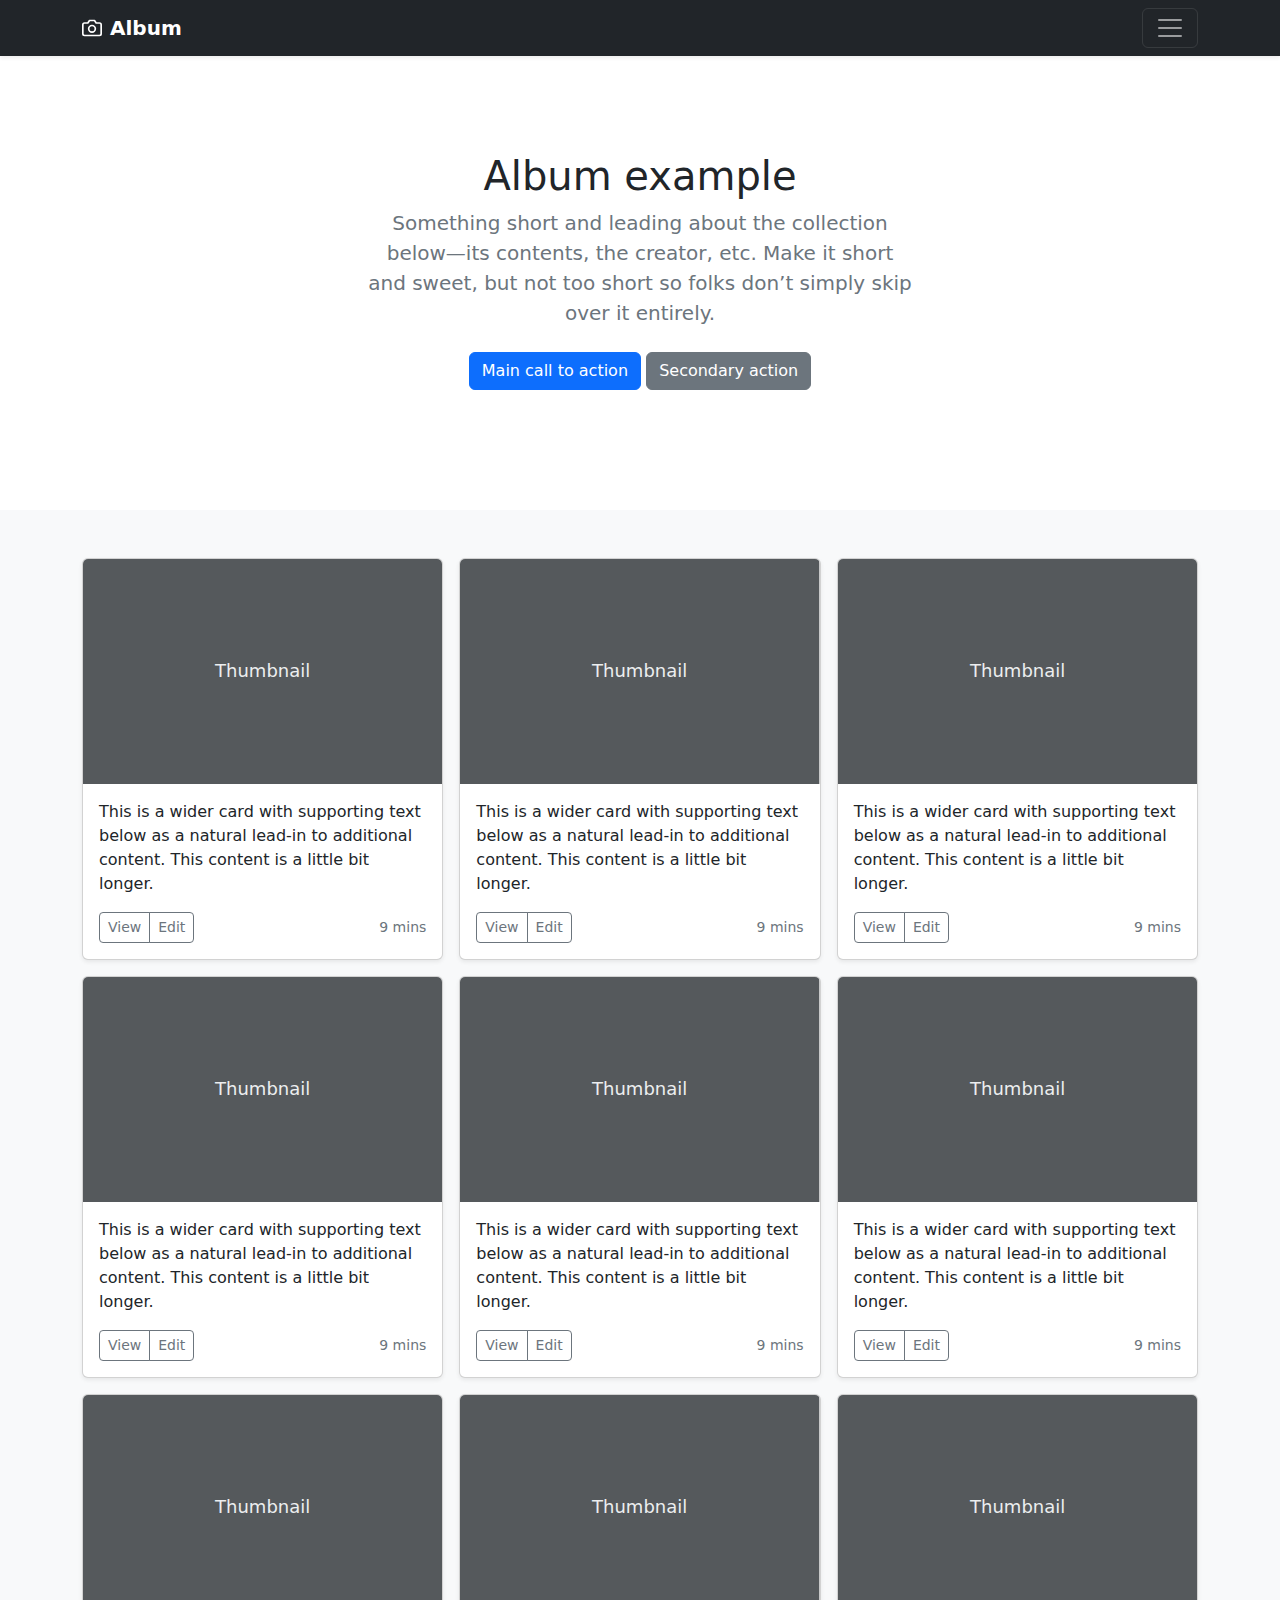
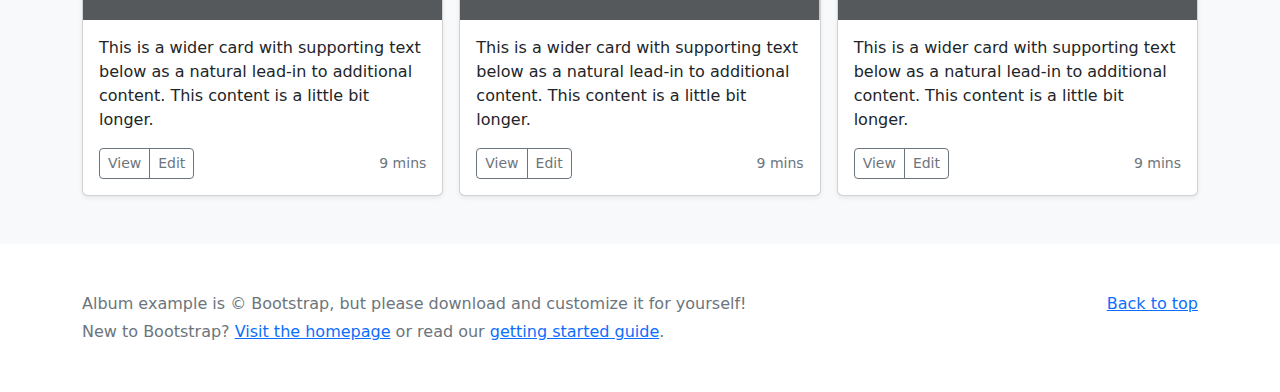
<file: bootstrap_personalizado/bootstrap-5.2.0-examples/album/index.html>
<!doctype html>
<html lang="en">
  <head>
    <meta charset="utf-8">
    <meta name="viewport" content="width=device-width, initial-scale=1">
    <meta name="description" content="">
    <meta name="author" content="Mark Otto, Jacob Thornton, and Bootstrap contributors">
    <meta name="generator" content="Hugo 0.101.0">
    <title>Album example · Bootstrap v5.2</title>

    <link rel="canonical" href="https://getbootstrap.com/docs/5.2/examples/album/">

    

    

<link href="../assets/dist/css/bootstrap.min.css" rel="stylesheet">

    <style>
      .bd-placeholder-img {
        font-size: 1.125rem;
        text-anchor: middle;
        -webkit-user-select: none;
        -moz-user-select: none;
        user-select: none;
      }

      @media (min-width: 768px) {
        .bd-placeholder-img-lg {
          font-size: 3.5rem;
        }
      }

      .b-example-divider {
        height: 3rem;
        background-color: rgba(0, 0, 0, .1);
        border: solid rgba(0, 0, 0, .15);
        border-width: 1px 0;
        box-shadow: inset 0 .5em 1.5em rgba(0, 0, 0, .1), inset 0 .125em .5em rgba(0, 0, 0, .15);
      }

      .b-example-vr {
        flex-shrink: 0;
        width: 1.5rem;
        height: 100vh;
      }

      .bi {
        vertical-align: -.125em;
        fill: currentColor;
      }

      .nav-scroller {
        position: relative;
        z-index: 2;
        height: 2.75rem;
        overflow-y: hidden;
      }

      .nav-scroller .nav {
        display: flex;
        flex-wrap: nowrap;
        padding-bottom: 1rem;
        margin-top: -1px;
        overflow-x: auto;
        text-align: center;
        white-space: nowrap;
        -webkit-overflow-scrolling: touch;
      }
    </style>

    
  </head>
  <body>
    
<header>
  <div class="collapse bg-dark" id="navbarHeader">
    <div class="container">
      <div class="row">
        <div class="col-sm-8 col-md-7 py-4">
          <h4 class="text-white">About</h4>
          <p class="text-muted">Add some information about the album below, the author, or any other background context. Make it a few sentences long so folks can pick up some informative tidbits. Then, link them off to some social networking sites or contact information.</p>
        </div>
        <div class="col-sm-4 offset-md-1 py-4">
          <h4 class="text-white">Contact</h4>
          <ul class="list-unstyled">
            <li><a href="#" class="text-white">Follow on Twitter</a></li>
            <li><a href="#" class="text-white">Like on Facebook</a></li>
            <li><a href="#" class="text-white">Email me</a></li>
          </ul>
        </div>
      </div>
    </div>
  </div>
  <div class="navbar navbar-dark bg-dark shadow-sm">
    <div class="container">
      <a href="#" class="navbar-brand d-flex align-items-center">
        <svg xmlns="http://www.w3.org/2000/svg" width="20" height="20" fill="none" stroke="currentColor" stroke-linecap="round" stroke-linejoin="round" stroke-width="2" aria-hidden="true" class="me-2" viewBox="0 0 24 24"><path d="M23 19a2 2 0 0 1-2 2H3a2 2 0 0 1-2-2V8a2 2 0 0 1 2-2h4l2-3h6l2 3h4a2 2 0 0 1 2 2z"/><circle cx="12" cy="13" r="4"/></svg>
        <strong>Album</strong>
      </a>
      <button class="navbar-toggler" type="button" data-bs-toggle="collapse" data-bs-target="#navbarHeader" aria-controls="navbarHeader" aria-expanded="false" aria-label="Toggle navigation">
        <span class="navbar-toggler-icon"></span>
      </button>
    </div>
  </div>
</header>

<main>

  <section class="py-5 text-center container">
    <div class="row py-lg-5">
      <div class="col-lg-6 col-md-8 mx-auto">
        <h1 class="fw-light">Album example</h1>
        <p class="lead text-muted">Something short and leading about the collection below—its contents, the creator, etc. Make it short and sweet, but not too short so folks don’t simply skip over it entirely.</p>
        <p>
          <a href="#" class="btn btn-primary my-2">Main call to action</a>
          <a href="#" class="btn btn-secondary my-2">Secondary action</a>
        </p>
      </div>
    </div>
  </section>

  <div class="album py-5 bg-light">
    <div class="container">

      <div class="row row-cols-1 row-cols-sm-2 row-cols-md-3 g-3">
        <div class="col">
          <div class="card shadow-sm">
            <svg class="bd-placeholder-img card-img-top" width="100%" height="225" xmlns="http://www.w3.org/2000/svg" role="img" aria-label="Placeholder: Thumbnail" preserveAspectRatio="xMidYMid slice" focusable="false"><title>Placeholder</title><rect width="100%" height="100%" fill="#55595c"/><text x="50%" y="50%" fill="#eceeef" dy=".3em">Thumbnail</text></svg>

            <div class="card-body">
              <p class="card-text">This is a wider card with supporting text below as a natural lead-in to additional content. This content is a little bit longer.</p>
              <div class="d-flex justify-content-between align-items-center">
                <div class="btn-group">
                  <button type="button" class="btn btn-sm btn-outline-secondary">View</button>
                  <button type="button" class="btn btn-sm btn-outline-secondary">Edit</button>
                </div>
                <small class="text-muted">9 mins</small>
              </div>
            </div>
          </div>
        </div>
        <div class="col">
          <div class="card shadow-sm">
            <svg class="bd-placeholder-img card-img-top" width="100%" height="225" xmlns="http://www.w3.org/2000/svg" role="img" aria-label="Placeholder: Thumbnail" preserveAspectRatio="xMidYMid slice" focusable="false"><title>Placeholder</title><rect width="100%" height="100%" fill="#55595c"/><text x="50%" y="50%" fill="#eceeef" dy=".3em">Thumbnail</text></svg>

            <div class="card-body">
              <p class="card-text">This is a wider card with supporting text below as a natural lead-in to additional content. This content is a little bit longer.</p>
              <div class="d-flex justify-content-between align-items-center">
                <div class="btn-group">
                  <button type="button" class="btn btn-sm btn-outline-secondary">View</button>
                  <button type="button" class="btn btn-sm btn-outline-secondary">Edit</button>
                </div>
                <small class="text-muted">9 mins</small>
              </div>
            </div>
          </div>
        </div>
        <div class="col">
          <div class="card shadow-sm">
            <svg class="bd-placeholder-img card-img-top" width="100%" height="225" xmlns="http://www.w3.org/2000/svg" role="img" aria-label="Placeholder: Thumbnail" preserveAspectRatio="xMidYMid slice" focusable="false"><title>Placeholder</title><rect width="100%" height="100%" fill="#55595c"/><text x="50%" y="50%" fill="#eceeef" dy=".3em">Thumbnail</text></svg>

            <div class="card-body">
              <p class="card-text">This is a wider card with supporting text below as a natural lead-in to additional content. This content is a little bit longer.</p>
              <div class="d-flex justify-content-between align-items-center">
                <div class="btn-group">
                  <button type="button" class="btn btn-sm btn-outline-secondary">View</button>
                  <button type="button" class="btn btn-sm btn-outline-secondary">Edit</button>
                </div>
                <small class="text-muted">9 mins</small>
              </div>
            </div>
          </div>
        </div>

        <div class="col">
          <div class="card shadow-sm">
            <svg class="bd-placeholder-img card-img-top" width="100%" height="225" xmlns="http://www.w3.org/2000/svg" role="img" aria-label="Placeholder: Thumbnail" preserveAspectRatio="xMidYMid slice" focusable="false"><title>Placeholder</title><rect width="100%" height="100%" fill="#55595c"/><text x="50%" y="50%" fill="#eceeef" dy=".3em">Thumbnail</text></svg>

            <div class="card-body">
              <p class="card-text">This is a wider card with supporting text below as a natural lead-in to additional content. This content is a little bit longer.</p>
              <div class="d-flex justify-content-between align-items-center">
                <div class="btn-group">
                  <button type="button" class="btn btn-sm btn-outline-secondary">View</button>
                  <button type="button" class="btn btn-sm btn-outline-secondary">Edit</button>
                </div>
                <small class="text-muted">9 mins</small>
              </div>
            </div>
          </div>
        </div>
        <div class="col">
          <div class="card shadow-sm">
            <svg class="bd-placeholder-img card-img-top" width="100%" height="225" xmlns="http://www.w3.org/2000/svg" role="img" aria-label="Placeholder: Thumbnail" preserveAspectRatio="xMidYMid slice" focusable="false"><title>Placeholder</title><rect width="100%" height="100%" fill="#55595c"/><text x="50%" y="50%" fill="#eceeef" dy=".3em">Thumbnail</text></svg>

            <div class="card-body">
              <p class="card-text">This is a wider card with supporting text below as a natural lead-in to additional content. This content is a little bit longer.</p>
              <div class="d-flex justify-content-between align-items-center">
                <div class="btn-group">
                  <button type="button" class="btn btn-sm btn-outline-secondary">View</button>
                  <button type="button" class="btn btn-sm btn-outline-secondary">Edit</button>
                </div>
                <small class="text-muted">9 mins</small>
              </div>
            </div>
          </div>
        </div>
        <div class="col">
          <div class="card shadow-sm">
            <svg class="bd-placeholder-img card-img-top" width="100%" height="225" xmlns="http://www.w3.org/2000/svg" role="img" aria-label="Placeholder: Thumbnail" preserveAspectRatio="xMidYMid slice" focusable="false"><title>Placeholder</title><rect width="100%" height="100%" fill="#55595c"/><text x="50%" y="50%" fill="#eceeef" dy=".3em">Thumbnail</text></svg>

            <div class="card-body">
              <p class="card-text">This is a wider card with supporting text below as a natural lead-in to additional content. This content is a little bit longer.</p>
              <div class="d-flex justify-content-between align-items-center">
                <div class="btn-group">
                  <button type="button" class="btn btn-sm btn-outline-secondary">View</button>
                  <button type="button" class="btn btn-sm btn-outline-secondary">Edit</button>
                </div>
                <small class="text-muted">9 mins</small>
              </div>
            </div>
          </div>
        </div>

        <div class="col">
          <div class="card shadow-sm">
            <svg class="bd-placeholder-img card-img-top" width="100%" height="225" xmlns="http://www.w3.org/2000/svg" role="img" aria-label="Placeholder: Thumbnail" preserveAspectRatio="xMidYMid slice" focusable="false"><title>Placeholder</title><rect width="100%" height="100%" fill="#55595c"/><text x="50%" y="50%" fill="#eceeef" dy=".3em">Thumbnail</text></svg>

            <div class="card-body">
              <p class="card-text">This is a wider card with supporting text below as a natural lead-in to additional content. This content is a little bit longer.</p>
              <div class="d-flex justify-content-between align-items-center">
                <div class="btn-group">
                  <button type="button" class="btn btn-sm btn-outline-secondary">View</button>
                  <button type="button" class="btn btn-sm btn-outline-secondary">Edit</button>
                </div>
                <small class="text-muted">9 mins</small>
              </div>
            </div>
          </div>
        </div>
        <div class="col">
          <div class="card shadow-sm">
            <svg class="bd-placeholder-img card-img-top" width="100%" height="225" xmlns="http://www.w3.org/2000/svg" role="img" aria-label="Placeholder: Thumbnail" preserveAspectRatio="xMidYMid slice" focusable="false"><title>Placeholder</title><rect width="100%" height="100%" fill="#55595c"/><text x="50%" y="50%" fill="#eceeef" dy=".3em">Thumbnail</text></svg>

            <div class="card-body">
              <p class="card-text">This is a wider card with supporting text below as a natural lead-in to additional content. This content is a little bit longer.</p>
              <div class="d-flex justify-content-between align-items-center">
                <div class="btn-group">
                  <button type="button" class="btn btn-sm btn-outline-secondary">View</button>
                  <button type="button" class="btn btn-sm btn-outline-secondary">Edit</button>
                </div>
                <small class="text-muted">9 mins</small>
              </div>
            </div>
          </div>
        </div>
        <div class="col">
          <div class="card shadow-sm">
            <svg class="bd-placeholder-img card-img-top" width="100%" height="225" xmlns="http://www.w3.org/2000/svg" role="img" aria-label="Placeholder: Thumbnail" preserveAspectRatio="xMidYMid slice" focusable="false"><title>Placeholder</title><rect width="100%" height="100%" fill="#55595c"/><text x="50%" y="50%" fill="#eceeef" dy=".3em">Thumbnail</text></svg>

            <div class="card-body">
              <p class="card-text">This is a wider card with supporting text below as a natural lead-in to additional content. This content is a little bit longer.</p>
              <div class="d-flex justify-content-between align-items-center">
                <div class="btn-group">
                  <button type="button" class="btn btn-sm btn-outline-secondary">View</button>
                  <button type="button" class="btn btn-sm btn-outline-secondary">Edit</button>
                </div>
                <small class="text-muted">9 mins</small>
              </div>
            </div>
          </div>
        </div>
      </div>
    </div>
  </div>

</main>

<footer class="text-muted py-5">
  <div class="container">
    <p class="float-end mb-1">
      <a href="#">Back to top</a>
    </p>
    <p class="mb-1">Album example is &copy; Bootstrap, but please download and customize it for yourself!</p>
    <p class="mb-0">New to Bootstrap? <a href="/">Visit the homepage</a> or read our <a href="../getting-started/introduction/">getting started guide</a>.</p>
  </div>
</footer>


    <script src="../assets/dist/js/bootstrap.bundle.min.js"></script>

      
  </body>
</html>
</file>
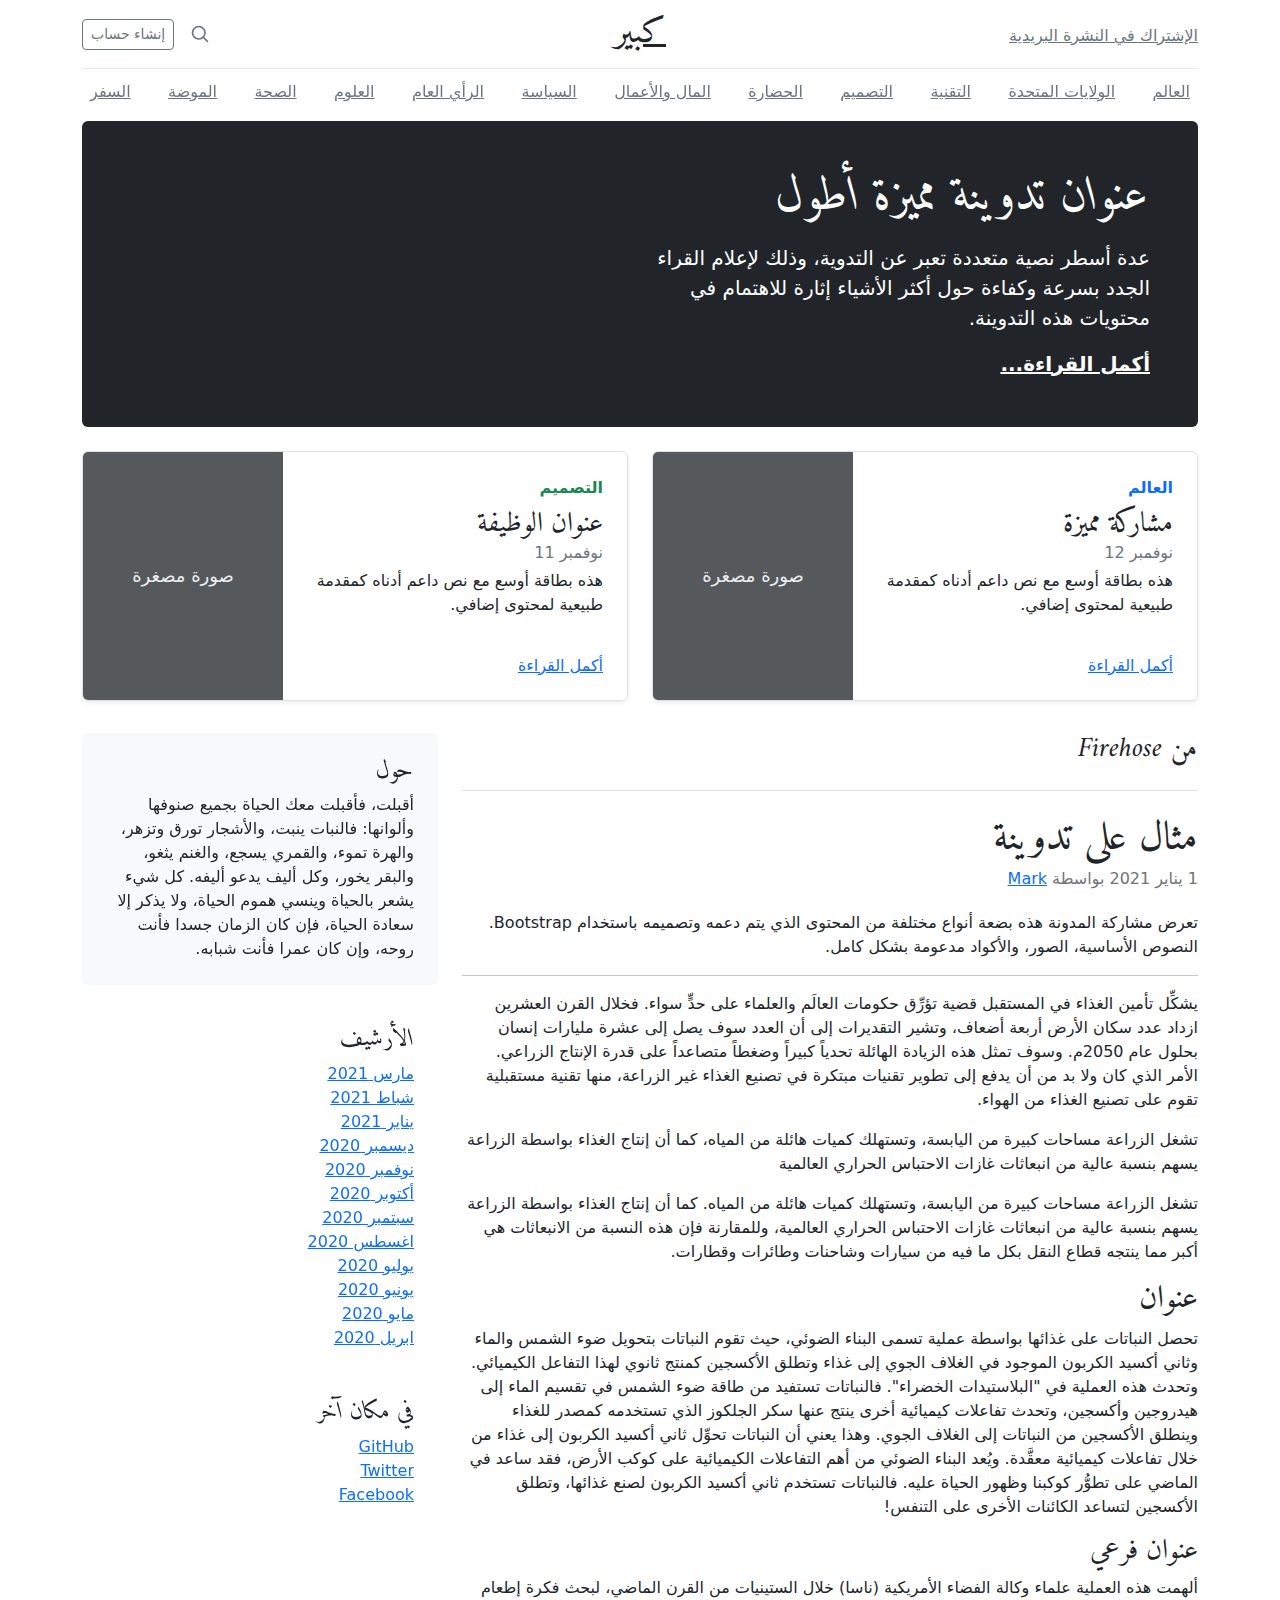
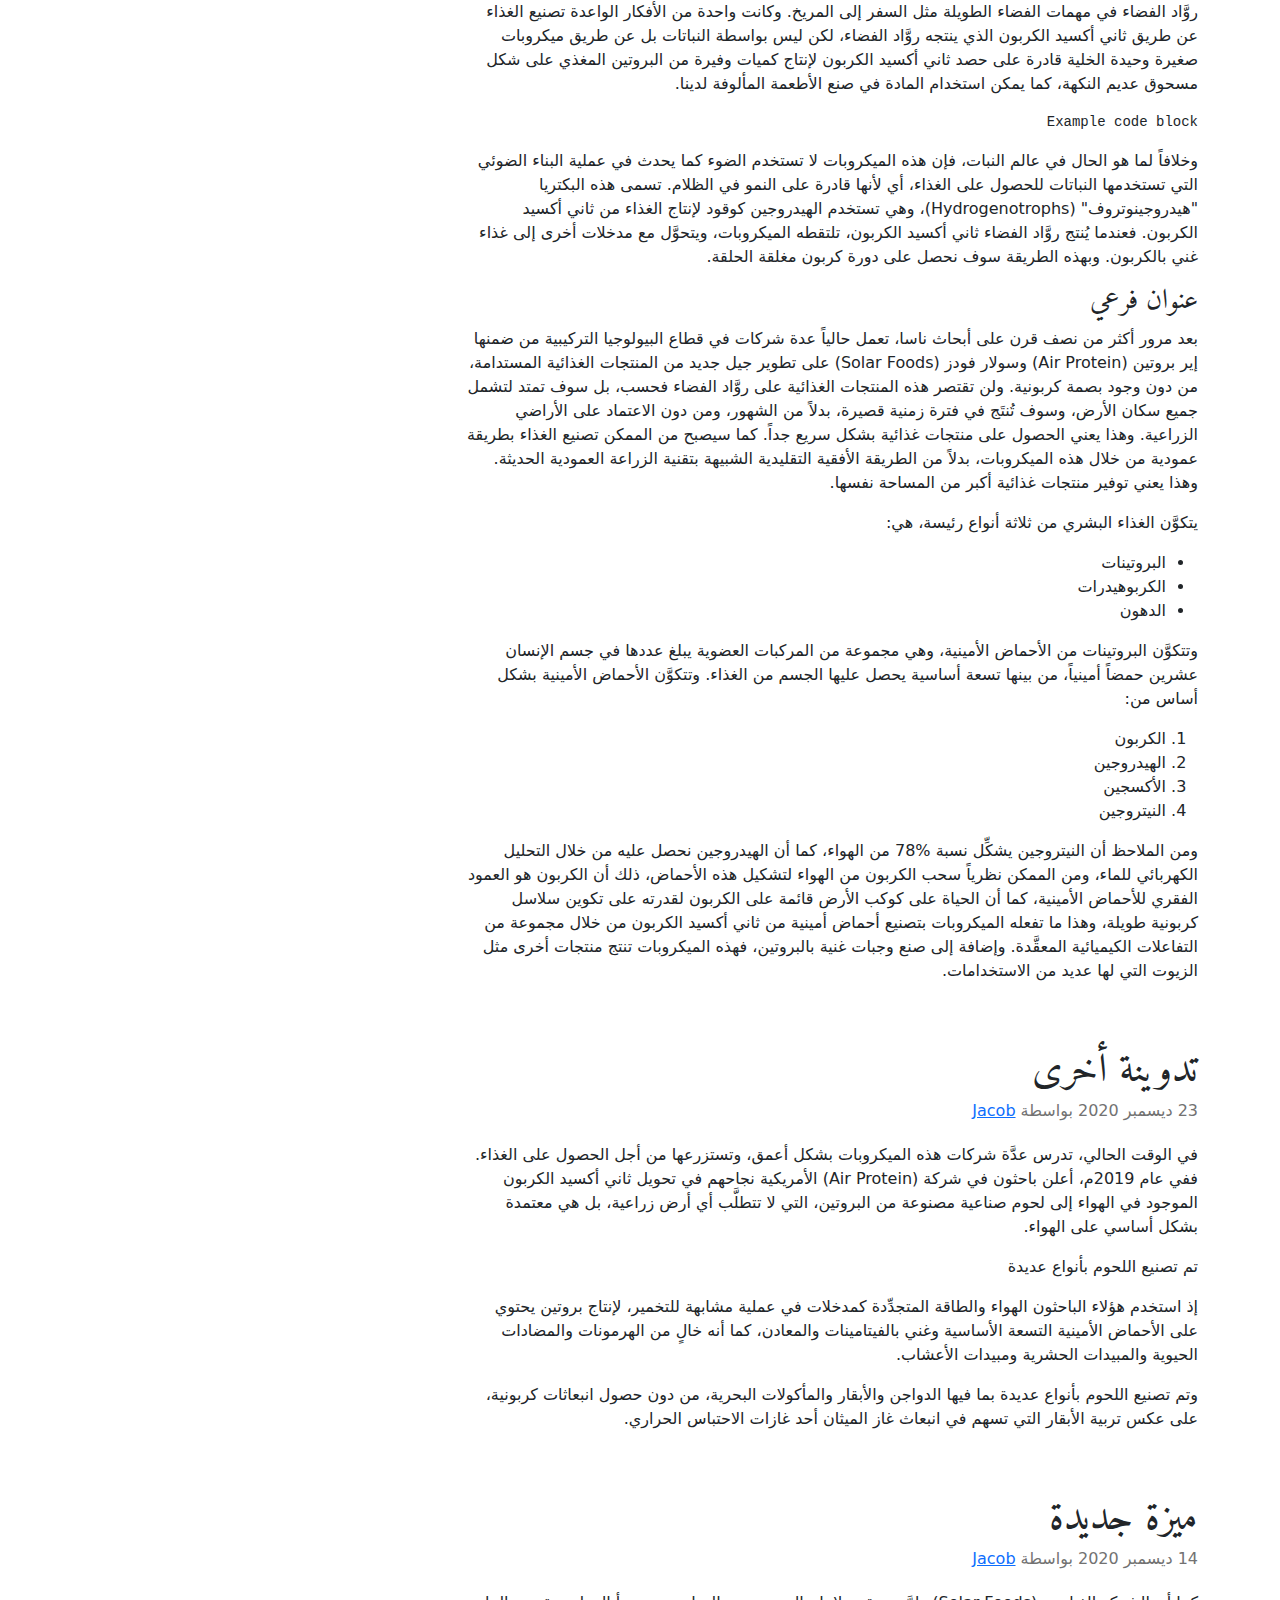
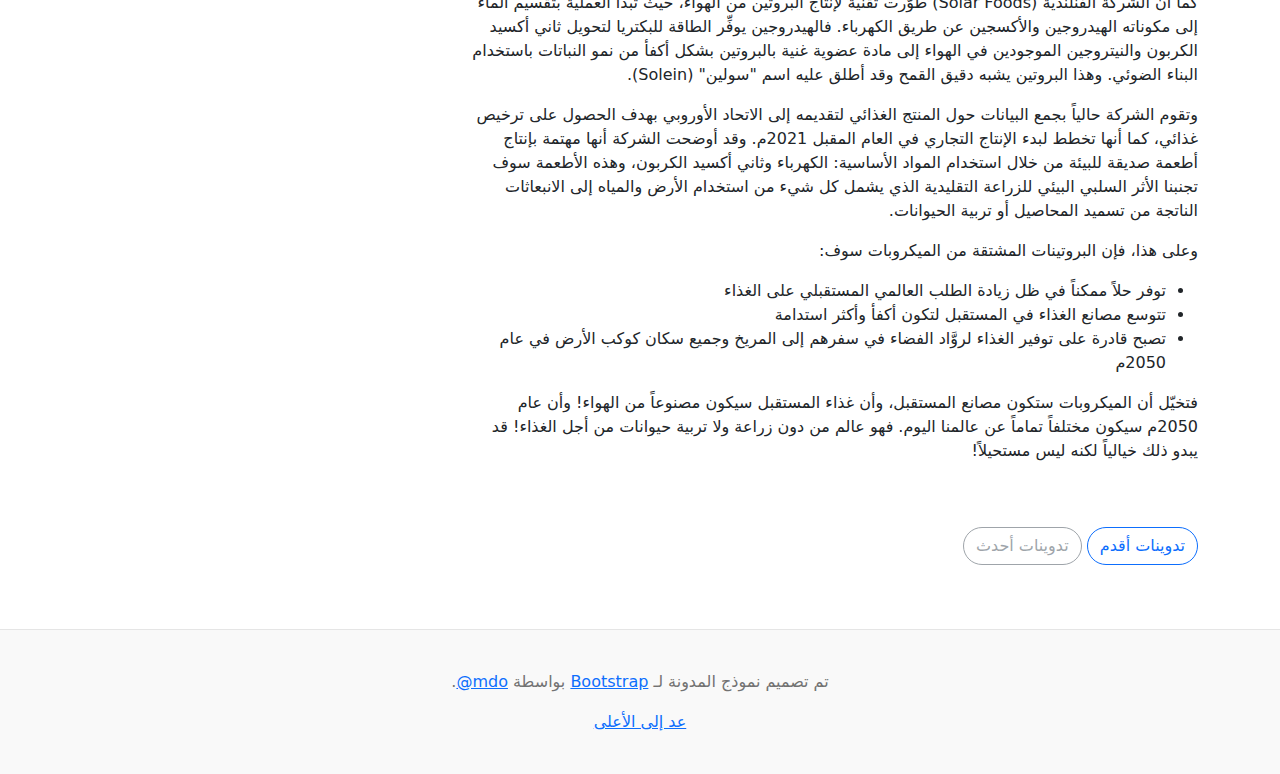
<file: bootstrap_personalizado/bootstrap-5.2.0-examples/blog-rtl/index.html>
<!doctype html>
<html lang="ar" dir="rtl">
  <head>
    <meta charset="utf-8">
    <meta name="viewport" content="width=device-width, initial-scale=1">
    <meta name="description" content="">
    <meta name="author" content="Mark Otto, Jacob Thornton, and Bootstrap contributors">
    <meta name="generator" content="Hugo 0.101.0">
    <title>قالب المدونة · Bootstrap v5.2</title>

    <link rel="canonical" href="https://getbootstrap.com/docs/5.2/examples/blog-rtl/">

    

    

<link href="../assets/dist/css/bootstrap.rtl.min.css" rel="stylesheet">

    <style>
      .bd-placeholder-img {
        font-size: 1.125rem;
        text-anchor: middle;
        -webkit-user-select: none;
        -moz-user-select: none;
        user-select: none;
      }

      @media (min-width: 768px) {
        .bd-placeholder-img-lg {
          font-size: 3.5rem;
        }
      }

      .b-example-divider {
        height: 3rem;
        background-color: rgba(0, 0, 0, .1);
        border: solid rgba(0, 0, 0, .15);
        border-width: 1px 0;
        box-shadow: inset 0 .5em 1.5em rgba(0, 0, 0, .1), inset 0 .125em .5em rgba(0, 0, 0, .15);
      }

      .b-example-vr {
        flex-shrink: 0;
        width: 1.5rem;
        height: 100vh;
      }

      .bi {
        vertical-align: -.125em;
        fill: currentColor;
      }

      .nav-scroller {
        position: relative;
        z-index: 2;
        height: 2.75rem;
        overflow-y: hidden;
      }

      .nav-scroller .nav {
        display: flex;
        flex-wrap: nowrap;
        padding-bottom: 1rem;
        margin-top: -1px;
        overflow-x: auto;
        text-align: center;
        white-space: nowrap;
        -webkit-overflow-scrolling: touch;
      }
    </style>

    
    <!-- Custom styles for this template -->
    <link href="https://fonts.googleapis.com/css?family=Amiri:wght@400;700&amp;display=swap" rel="stylesheet">
    <!-- Custom styles for this template -->
    <link href="../blog/blog.rtl.css" rel="stylesheet">
  </head>
  <body>
    
<div class="container">
  <header class="blog-header lh-1 py-3">
    <div class="row flex-nowrap justify-content-between align-items-center">
      <div class="col-4 pt-1">
        <a class="link-secondary" href="#">الإشتراك في النشرة البريدية</a>
      </div>
      <div class="col-4 text-center">
        <a class="blog-header-logo text-dark" href="#">كبير</a>
      </div>
      <div class="col-4 d-flex justify-content-end align-items-center">
        <a class="link-secondary" href="#" aria-label="بحث">
          <svg xmlns="http://www.w3.org/2000/svg" width="20" height="20" fill="none" stroke="currentColor" stroke-linecap="round" stroke-linejoin="round" stroke-width="2" class="mx-3" role="img" viewBox="0 0 24 24"><title>بحث</title><circle cx="10.5" cy="10.5" r="7.5"/><path d="M21 21l-5.2-5.2"/></svg>
        </a>
        <a class="btn btn-sm btn-outline-secondary" href="#">إنشاء حساب</a>
      </div>
    </div>
  </header>

  <div class="nav-scroller py-1 mb-2">
    <nav class="nav d-flex justify-content-between">
      <a class="p-2 link-secondary" href="#">العالم</a>
      <a class="p-2 link-secondary" href="#">الولايات المتحدة</a>
      <a class="p-2 link-secondary" href="#">التقنية</a>
      <a class="p-2 link-secondary" href="#">التصميم</a>
      <a class="p-2 link-secondary" href="#">الحضارة</a>
      <a class="p-2 link-secondary" href="#">المال والأعمال</a>
      <a class="p-2 link-secondary" href="#">السياسة</a>
      <a class="p-2 link-secondary" href="#">الرأي العام</a>
      <a class="p-2 link-secondary" href="#">العلوم</a>
      <a class="p-2 link-secondary" href="#">الصحة</a>
      <a class="p-2 link-secondary" href="#">الموضة</a>
      <a class="p-2 link-secondary" href="#">السفر</a>
    </nav>
  </div>
</div>

<main class="container">
  <div class="p-4 p-md-5 mb-4 rounded text-bg-dark">
    <div class="col-md-6 px-0">
      <h1 class="display-4 fst-italic">عنوان تدوينة مميزة أطول</h1>
      <p class="lead my-3">عدة أسطر نصية متعددة تعبر عن التدوية، وذلك لإعلام القراء الجدد بسرعة وكفاءة حول أكثر الأشياء إثارة للاهتمام في محتويات هذه التدوينة.</p>
      <p class="lead mb-0"><a href="#" class="text-white fw-bold">أكمل القراءة...</a></p>
    </div>
  </div>

  <div class="row mb-2">
    <div class="col-md-6">
      <div class="row g-0 border rounded overflow-hidden flex-md-row mb-4 shadow-sm h-md-250 position-relative">
        <div class="col p-4 d-flex flex-column position-static">
          <strong class="d-inline-block mb-2 text-primary">العالم</strong>
          <h3 class="mb-0">مشاركة مميزة</h3>
          <div class="mb-1 text-muted">نوفمبر 12</div>
          <p class="card-text mb-auto">هذه بطاقة أوسع مع نص داعم أدناه كمقدمة طبيعية لمحتوى إضافي.</p>
          <a href="#" class="stretched-link">أكمل القراءة</a>
        </div>
        <div class="col-auto d-none d-lg-block">
          <svg class="bd-placeholder-img" width="200" height="250" xmlns="http://www.w3.org/2000/svg" role="img" aria-label="Placeholder: صورة مصغرة" preserveAspectRatio="xMidYMid slice" focusable="false"><title>Placeholder</title><rect width="100%" height="100%" fill="#55595c"/><text x="50%" y="50%" fill="#eceeef" dy=".3em">صورة مصغرة</text></svg>

        </div>
      </div>
    </div>
    <div class="col-md-6">
      <div class="row g-0 border rounded overflow-hidden flex-md-row mb-4 shadow-sm h-md-250 position-relative">
        <div class="col p-4 d-flex flex-column position-static">
          <strong class="d-inline-block mb-2 text-success">التصميم</strong>
          <h3 class="mb-0">عنوان الوظيفة</h3>
          <div class="mb-1 text-muted">نوفمبر 11</div>
          <p class="mb-auto">هذه بطاقة أوسع مع نص داعم أدناه كمقدمة طبيعية لمحتوى إضافي.</p>
          <a href="#" class="stretched-link">أكمل القراءة</a>
        </div>
        <div class="col-auto d-none d-lg-block">
          <svg class="bd-placeholder-img" width="200" height="250" xmlns="http://www.w3.org/2000/svg" role="img" aria-label="Placeholder: صورة مصغرة" preserveAspectRatio="xMidYMid slice" focusable="false"><title>Placeholder</title><rect width="100%" height="100%" fill="#55595c"/><text x="50%" y="50%" fill="#eceeef" dy=".3em">صورة مصغرة</text></svg>

        </div>
      </div>
    </div>
  </div>

  <div class="row">
    <div class="col-md-8">
      <h3 class="pb-4 mb-4 fst-italic border-bottom">
        من Firehose
      </h3>

      <article class="blog-post">
        <h2 class="blog-post-title mb-1">مثال على تدوينة</h2>
        <p class="blog-post-meta">1 يناير 2021 بواسطة <a href="#"> Mark </a></p>

        <p>تعرض مشاركة المدونة هذه بضعة أنواع مختلفة من المحتوى الذي يتم دعمه وتصميمه باستخدام Bootstrap. النصوص الأساسية، الصور، والأكواد مدعومة بشكل كامل.</p>
        <hr>
        <p>يشكِّل تأمين الغذاء في المستقبل قضية تؤرِّق حكومات العالَم والعلماء على حدٍّ سواء. فخلال القرن العشرين ازداد عدد سكان الأرض أربعة أضعاف، وتشير التقديرات إلى أن العدد سوف يصل إلى عشرة مليارات إنسان بحلول عام 2050م. وسوف تمثل هذه الزيادة الهائلة تحدياً كبيراً وضغطاً متصاعداً على قدرة الإنتاج الزراعي. الأمر الذي كان ولا بد من أن يدفع إلى تطوير تقنيات مبتكرة في تصنيع الغذاء غير الزراعة، منها تقنية مستقبلية تقوم على تصنيع الغذاء من الهواء.</p>
        <blockquote>
          <p>تشغل الزراعة مساحات كبيرة من اليابسة، وتستهلك كميات هائلة من المياه، كما أن إنتاج الغذاء بواسطة الزراعة يسهم بنسبة عالية من انبعاثات غازات الاحتباس الحراري العالمية</p>
        </blockquote>
        <p>تشغل الزراعة مساحات كبيرة من اليابسة، وتستهلك كميات هائلة من المياه. كما أن إنتاج الغذاء بواسطة الزراعة يسهم بنسبة عالية من انبعاثات غازات الاحتباس الحراري العالمية، وللمقارنة فإن هذه النسبة من الانبعاثات هي أكبر مما ينتجه قطاع النقل بكل ما فيه من سيارات وشاحنات وطائرات وقطارات.</p>
        <h2>عنوان</h2>
        <p>تحصل النباتات على غذائها بواسطة عملية تسمى البناء الضوئي، حيث تقوم النباتات بتحويل ضوء الشمس والماء وثاني أكسيد الكربون الموجود في الغلاف الجوي إلى غذاء وتطلق الأكسجين كمنتج ثانوي لهذا التفاعل الكيميائي. وتحدث هذه العملية في "البلاستيدات الخضراء". فالنباتات تستفيد من طاقة ضوء الشمس في تقسيم الماء إلى هيدروجين وأكسجين، وتحدث تفاعلات كيميائية أخرى ينتج عنها سكر الجلكوز الذي تستخدمه كمصدر للغذاء وينطلق الأكسجين من النباتات إلى الغلاف الجوي. وهذا يعني أن النباتات تحوِّل ثاني أكسيد الكربون إلى غذاء من خلال تفاعلات كيميائية معقَّدة. ويُعد البناء الضوئي من أهم التفاعلات الكيميائية على كوكب الأرض، فقد ساعد في الماضي على تطوُّر كوكبنا وظهور الحياة عليه. فالنباتات تستخدم ثاني أكسيد الكربون لصنع غذائها، وتطلق الأكسجين لتساعد الكائنات الأخرى على التنفس!</p>
        <h3>عنوان فرعي</h3>
        <p>ألهمت هذه العملية علماء وكالة الفضاء الأمريكية (ناسا) خلال الستينيات من القرن الماضي، لبحث فكرة إطعام روَّاد الفضاء في مهمات الفضاء الطويلة مثل السفر إلى المريخ. وكانت واحدة من الأفكار الواعدة تصنيع الغذاء عن طريق ثاني أكسيد الكربون الذي ينتجه روَّاد الفضاء، لكن ليس بواسطة النباتات بل عن طريق ميكروبات صغيرة وحيدة الخلية قادرة على حصد ثاني أكسيد الكربون لإنتاج كميات وفيرة من البروتين المغذي على شكل مسحوق عديم النكهة، كما يمكن استخدام المادة في صنع الأطعمة المألوفة لدينا.</p>
        <pre><code>Example code block</code></pre>
        <p>وخلافاً لما هو الحال في عالم النبات، فإن هذه الميكروبات لا تستخدم الضوء كما يحدث في عملية البناء الضوئي التي تستخدمها النباتات للحصول على الغذاء، أي لأنها قادرة على النمو في الظلام. تسمى هذه البكتريا "هيدروجينوتروف" (Hydrogenotrophs)، وهي تستخدم الهيدروجين كوقود لإنتاج الغذاء من ثاني أكسيد الكربون. فعندما يُنتج روَّاد الفضاء ثاني أكسيد الكربون، تلتقطه الميكروبات، ويتحوَّل مع مدخلات أخرى إلى غذاء غني بالكربون. وبهذه الطريقة سوف نحصل على دورة كربون مغلقة الحلقة.</p>
        <h3>عنوان فرعي</h3>
        <p>بعد مرور أكثر من نصف قرن على أبحاث ناسا، تعمل حالياً عدة شركات في قطاع البيولوجيا التركيبية من ضمنها إير بروتين (Air Protein) وسولار فودز (Solar Foods) على تطوير جيل جديد من المنتجات الغذائية المستدامة، من دون وجود بصمة كربونية. ولن تقتصر هذه المنتجات الغذائية على روَّاد الفضاء فحسب، بل سوف تمتد لتشمل جميع سكان الأرض، وسوف تُنتَج في فترة زمنية قصيرة، بدلاً من الشهور، ومن دون الاعتماد على الأراضي الزراعية. وهذا يعني الحصول على منتجات غذائية بشكل سريع جداً. كما سيصبح من الممكن تصنيع الغذاء بطريقة عمودية من خلال هذه الميكروبات، بدلاً من الطريقة الأفقية التقليدية الشبيهة بتقنية الزراعة العمودية الحديثة. وهذا يعني توفير منتجات غذائية أكبر من المساحة نفسها.</p>
        <p>يتكوَّن الغذاء البشري من ثلاثة أنواع رئيسة، هي:</p>
        <ul>
          <li>البروتينات</li>
          <li>الكربوهيدرات</li>
          <li>الدهون</li>
        </ul>
        <p>وتتكوَّن البروتينات من الأحماض الأمينية، وهي مجموعة من المركبات العضوية يبلغ عددها في جسم الإنسان عشرين حمضاً أمينياً، من بينها تسعة أساسية يحصل عليها الجسم من الغذاء. وتتكوَّن الأحماض الأمينية بشكل أساس من:</p>
        <ol>
          <li>الكربون</li>
          <li>الهيدروجين</li>
          <li>الأكسجين</li>
          <li>النيتروجين</li>
        </ol>
        <p>ومن الملاحظ أن النيتروجين يشكِّل نسبة %78 من الهواء، كما أن الهيدروجين نحصل عليه من خلال التحليل الكهربائي للماء، ومن الممكن نظرياً سحب الكربون من الهواء لتشكيل هذه الأحماض، ذلك أن الكربون هو العمود الفقري للأحماض الأمينية، كما أن الحياة على كوكب الأرض قائمة على الكربون لقدرته على تكوين سلاسل كربونية طويلة، وهذا ما تفعله الميكروبات بتصنيع أحماض أمينية من ثاني أكسيد الكربون من خلال مجموعة من التفاعلات الكيميائية المعقَّدة. وإضافة إلى صنع وجبات غنية بالبروتين، فهذه الميكروبات تنتج منتجات أخرى مثل الزيوت التي لها عديد من الاستخدامات.</p>
      </article>

      <article class="blog-post">
        <h2 class="blog-post-title mb-1">تدوينة أخرى</h2>
        <p class="blog-post-meta">23 ديسمبر 2020 بواسطة <a href="#">Jacob</a></p>

        <p>في الوقت الحالي، تدرس عدَّة شركات هذه الميكروبات بشكل أعمق، وتستزرعها من أجل الحصول على الغذاء. ففي عام 2019م، أعلن باحثون في شركة (Air Protein) الأمريكية نجاحهم في تحويل ثاني أكسيد الكربون الموجود في الهواء إلى لحوم صناعية مصنوعة من البروتين، التي لا تتطلَّب أي أرض زراعية، بل هي معتمدة بشكل أساسي على الهواء.</p>
        <blockquote>
          <p>تم تصنيع اللحوم بأنواع عديدة</p>
        </blockquote>
        <p>إذ استخدم هؤلاء الباحثون الهواء والطاقة المتجدِّدة كمدخلات في عملية مشابهة للتخمير، لإنتاج بروتين يحتوي على الأحماض الأمينية التسعة الأساسية وغني بالفيتامينات والمعادن، كما أنه خالٍ من الهرمونات والمضادات الحيوية والمبيدات الحشرية ومبيدات الأعشاب.</p>
        <p> وتم تصنيع اللحوم بأنواع عديدة بما فيها الدواجن والأبقار والمأكولات البحرية، من دون حصول انبعاثات كربونية، على عكس تربية الأبقار التي تسهم في انبعاث غاز الميثان أحد غازات الاحتباس الحراري.</p>
      </article>

      <article class="blog-post">
        <h2 class="blog-post-title mb-1">ميزة جديدة</h2>
        <p class="blog-post-meta">14 ديسمبر 2020 بواسطة <a href="#">Jacob</a></p>

        <p>كما أن الشركة الفنلندية (Solar Foods) طوَّرت تقنية لإنتاج البروتين من الهواء، حيث تبدأ العملية بتقسيم الماء إلى مكوناته الهيدروجين والأكسجين عن طريق الكهرباء. فالهيدروجين يوفِّر الطاقة للبكتريا لتحويل ثاني أكسيد الكربون والنيتروجين الموجودين في الهواء إلى مادة عضوية غنية بالبروتين بشكل أكفأ من نمو النباتات باستخدام البناء الضوئي. وهذا البروتين يشبه دقيق القمح وقد أطلق عليه اسم "سولين" (Solein).</p>
        <p>وتقوم الشركة حالياً بجمع البيانات حول المنتج الغذائي لتقديمه إلى الاتحاد الأوروبي بهدف الحصول على ترخيص غذائي، كما أنها تخطط لبدء الإنتاج التجاري في العام المقبل 2021م. وقد أوضحت الشركة أنها مهتمة بإنتاج أطعمة صديقة للبيئة من خلال استخدام المواد الأساسية: الكهرباء وثاني أكسيد الكربون، وهذه الأطعمة سوف تجنبنا الأثر السلبي البيئي للزراعة التقليدية الذي يشمل كل شيء من استخدام الأرض والمياه إلى الانبعاثات الناتجة من تسميد المحاصيل أو تربية الحيوانات.</p>
        <p>وعلى هذا، فإن البروتينات المشتقة من الميكروبات سوف:</p>
        <ul>
          <li>توفر حلاً ممكناً في ظل زيادة الطلب العالمي المستقبلي على الغذاء</li>
          <li>تتوسع مصانع الغذاء في المستقبل لتكون أكفأ وأكثر استدامة</li>
          <li>تصبح قادرة على توفير الغذاء لروَّاد الفضاء في سفرهم إلى المريخ وجميع سكان كوكب الأرض في عام 2050م</li>
        </ul>
        <p>فتخيّل أن الميكروبات ستكون مصانع المستقبل، وأن غذاء المستقبل سيكون مصنوعاً من الهواء! وأن عام 2050م سيكون مختلفاً تماماً عن عالمنا اليوم. فهو عالم من دون زراعة ولا تربية حيوانات من أجل الغذاء! قد يبدو ذلك خيالياً لكنه ليس مستحيلاً!</p>
      </article>

      <nav class="blog-pagination" aria-label="Pagination">
        <a class="btn btn-outline-primary rounded-pill" href="#">تدوينات أقدم</a>
        <a class="btn btn-outline-secondary rounded-pill disabled">تدوينات أحدث</a>
      </nav>

    </div>

    <div class="col-md-4">
      <div class="position-sticky" style="top: 2rem;">
        <div class="p-4 mb-3 bg-light rounded">
          <h4 class="fst-italic">حول</h4>
          <p class="mb-0">أقبلت، فأقبلت معك الحياة بجميع صنوفها وألوانها: فالنبات ينبت، والأشجار تورق وتزهر، والهرة تموء، والقمري يسجع، والغنم يثغو، والبقر يخور، وكل أليف يدعو أليفه. كل شيء يشعر بالحياة وينسي هموم الحياة، ولا يذكر إلا سعادة الحياة، فإن كان الزمان جسدا فأنت روحه، وإن كان عمرا فأنت شبابه.</p>
        </div>

        <div class="p-4">
          <h4 class="fst-italic">الأرشيف</h4>
          <ol class="list-unstyled mb-0">
            <li><a href="#">مارس 2021</a></li>
            <li><a href="#">شباط 2021</a></li>
            <li><a href="#">يناير 2021</a></li>
            <li><a href="#">ديسمبر 2020</a></li>
            <li><a href="#">نوفمبر 2020</a></li>
            <li><a href="#">أكتوبر 2020</a></li>
            <li><a href="#">سبتمبر 2020</a></li>
            <li><a href="#">اغسطس 2020</a></li>
            <li><a href="#">يوليو 2020</a></li>
            <li><a href="#">يونيو 2020</a></li>
            <li><a href="#">مايو 2020</a></li>
            <li><a href="#">ابريل 2020</a></li>
          </ol>
        </div>

        <div class="p-4">
          <h4 class="fst-italic">في مكان آخر</h4>
          <ol class="list-unstyled">
            <li><a href="#">GitHub</a></li>
            <li><a href="#">Twitter</a></li>
            <li><a href="#">Facebook</a></li>
          </ol>
        </div>
      </div>
    </div>
  </div>

</main>

<footer class="blog-footer">
  <p>تم تصميم نموذج المدونة لـ <a href="https://getbootstrap.com/">Bootstrap</a> بواسطة <a href="https://twitter.com/mdo"><bdi lang="en" dir="ltr">@mdo</bdi></a>.</p>
  <p>
    <a href="#">عد إلى الأعلى</a>
  </p>
</footer>


    
  </body>
</html>
</file>
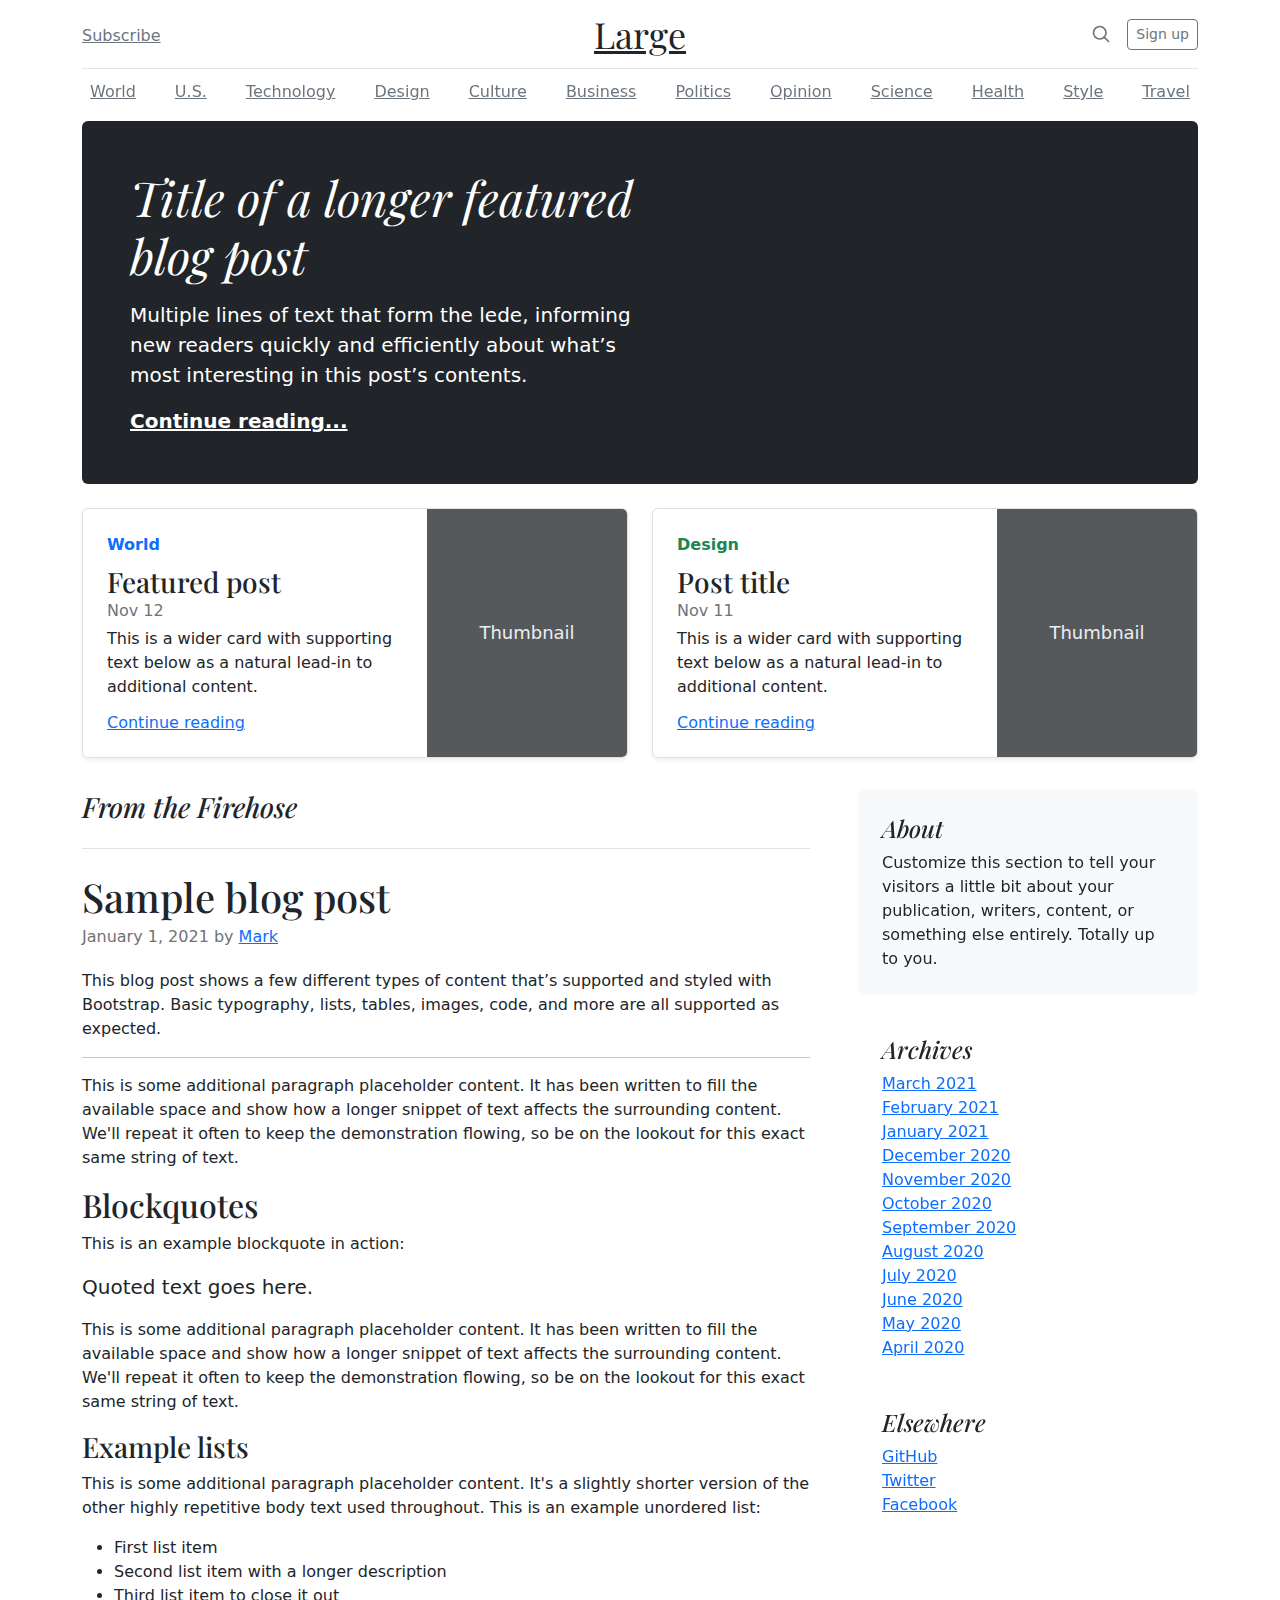
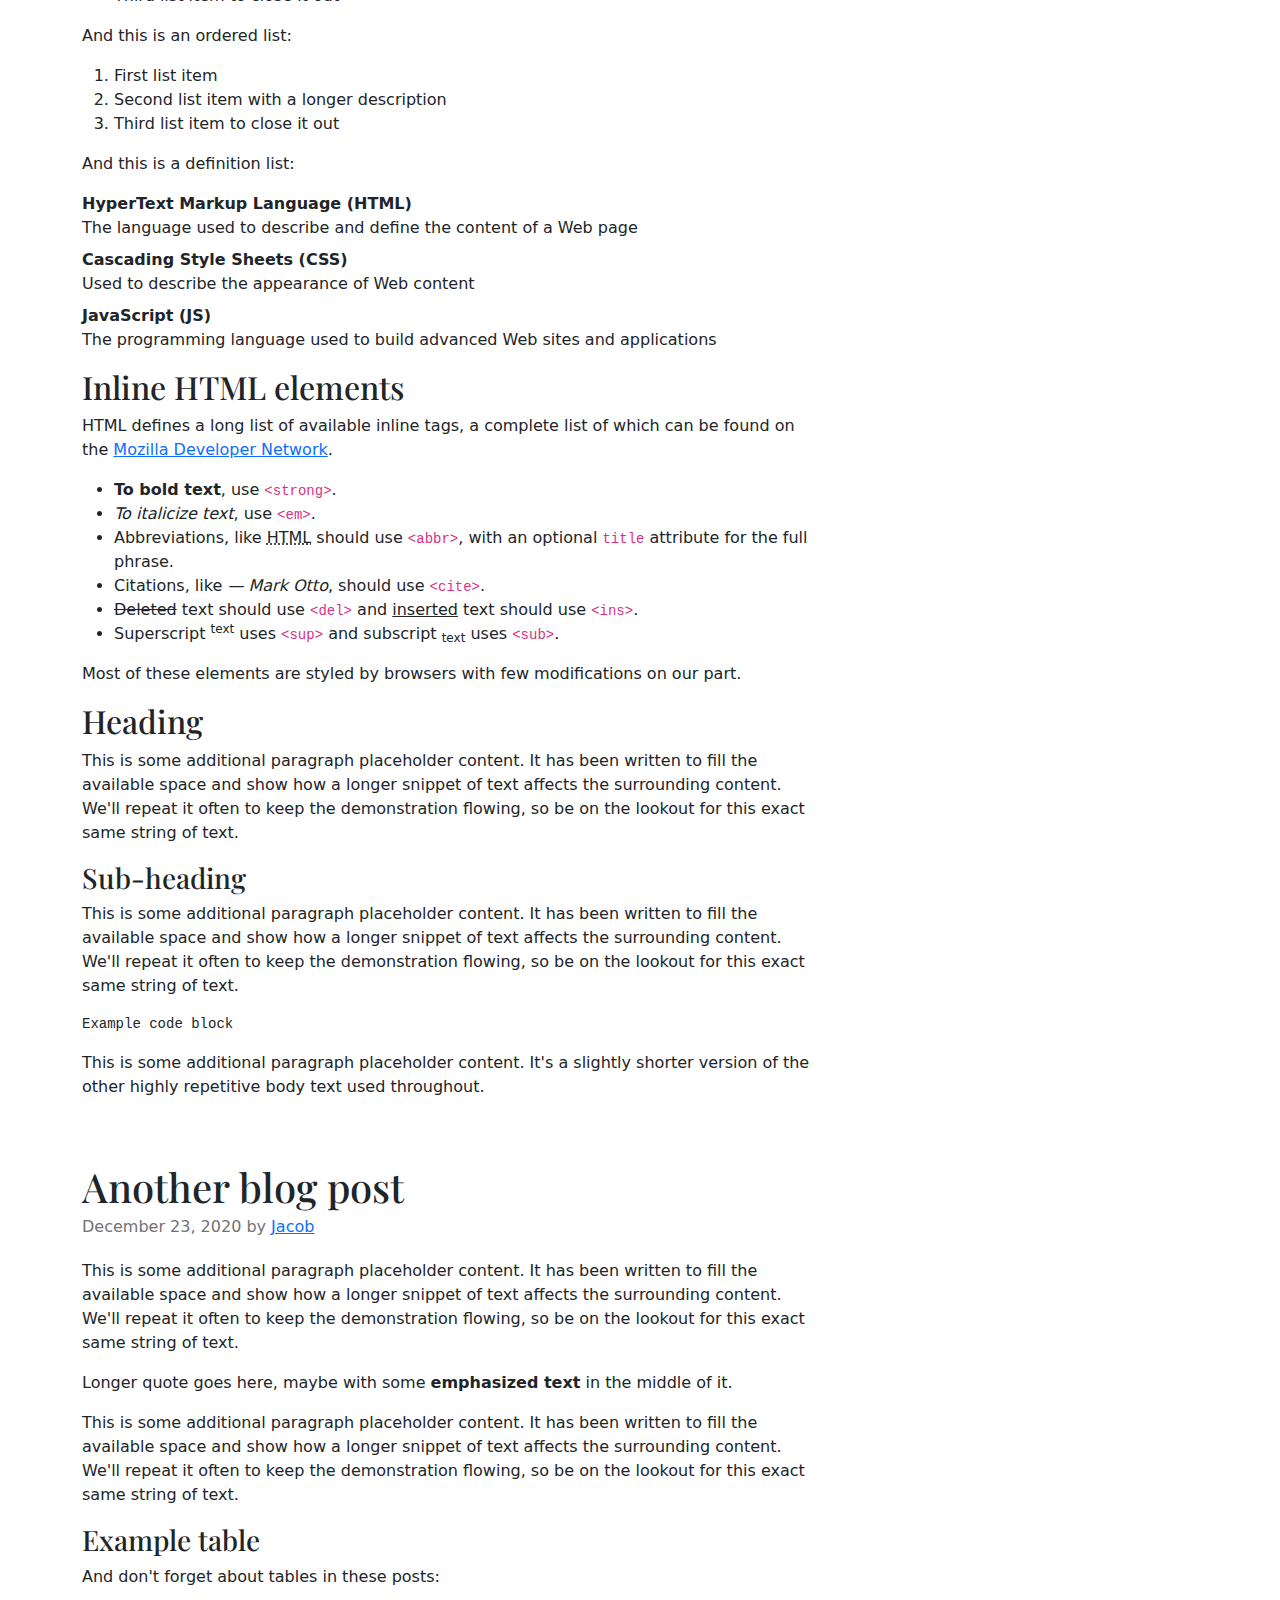
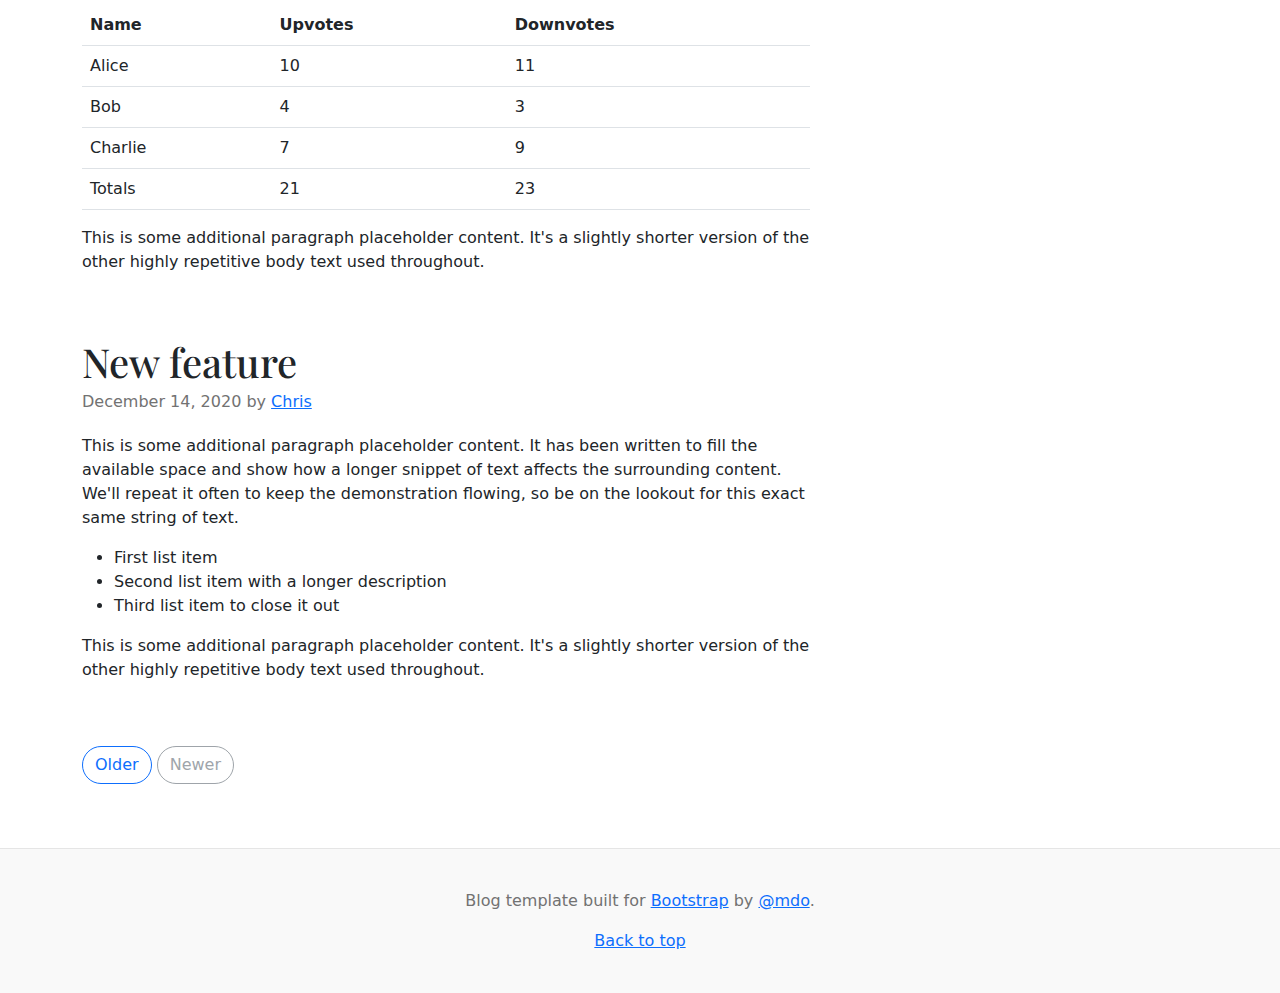
<file: bootstrap_personalizado/bootstrap-5.2.0-examples/blog/index.html>
<!doctype html>
<html lang="en">
  <head>
    <meta charset="utf-8">
    <meta name="viewport" content="width=device-width, initial-scale=1">
    <meta name="description" content="">
    <meta name="author" content="Mark Otto, Jacob Thornton, and Bootstrap contributors">
    <meta name="generator" content="Hugo 0.101.0">
    <title>Blog Template · Bootstrap v5.2</title>

    <link rel="canonical" href="https://getbootstrap.com/docs/5.2/examples/blog/">

    

    

<link href="../assets/dist/css/bootstrap.min.css" rel="stylesheet">

    <style>
      .bd-placeholder-img {
        font-size: 1.125rem;
        text-anchor: middle;
        -webkit-user-select: none;
        -moz-user-select: none;
        user-select: none;
      }

      @media (min-width: 768px) {
        .bd-placeholder-img-lg {
          font-size: 3.5rem;
        }
      }

      .b-example-divider {
        height: 3rem;
        background-color: rgba(0, 0, 0, .1);
        border: solid rgba(0, 0, 0, .15);
        border-width: 1px 0;
        box-shadow: inset 0 .5em 1.5em rgba(0, 0, 0, .1), inset 0 .125em .5em rgba(0, 0, 0, .15);
      }

      .b-example-vr {
        flex-shrink: 0;
        width: 1.5rem;
        height: 100vh;
      }

      .bi {
        vertical-align: -.125em;
        fill: currentColor;
      }

      .nav-scroller {
        position: relative;
        z-index: 2;
        height: 2.75rem;
        overflow-y: hidden;
      }

      .nav-scroller .nav {
        display: flex;
        flex-wrap: nowrap;
        padding-bottom: 1rem;
        margin-top: -1px;
        overflow-x: auto;
        text-align: center;
        white-space: nowrap;
        -webkit-overflow-scrolling: touch;
      }
    </style>

    
    <!-- Custom styles for this template -->
    <link href="https://fonts.googleapis.com/css?family=Playfair&#43;Display:700,900&amp;display=swap" rel="stylesheet">
    <!-- Custom styles for this template -->
    <link href="blog.css" rel="stylesheet">
  </head>
  <body>
    
<div class="container">
  <header class="blog-header lh-1 py-3">
    <div class="row flex-nowrap justify-content-between align-items-center">
      <div class="col-4 pt-1">
        <a class="link-secondary" href="#">Subscribe</a>
      </div>
      <div class="col-4 text-center">
        <a class="blog-header-logo text-dark" href="#">Large</a>
      </div>
      <div class="col-4 d-flex justify-content-end align-items-center">
        <a class="link-secondary" href="#" aria-label="Search">
          <svg xmlns="http://www.w3.org/2000/svg" width="20" height="20" fill="none" stroke="currentColor" stroke-linecap="round" stroke-linejoin="round" stroke-width="2" class="mx-3" role="img" viewBox="0 0 24 24"><title>Search</title><circle cx="10.5" cy="10.5" r="7.5"/><path d="M21 21l-5.2-5.2"/></svg>
        </a>
        <a class="btn btn-sm btn-outline-secondary" href="#">Sign up</a>
      </div>
    </div>
  </header>

  <div class="nav-scroller py-1 mb-2">
    <nav class="nav d-flex justify-content-between">
      <a class="p-2 link-secondary" href="#">World</a>
      <a class="p-2 link-secondary" href="#">U.S.</a>
      <a class="p-2 link-secondary" href="#">Technology</a>
      <a class="p-2 link-secondary" href="#">Design</a>
      <a class="p-2 link-secondary" href="#">Culture</a>
      <a class="p-2 link-secondary" href="#">Business</a>
      <a class="p-2 link-secondary" href="#">Politics</a>
      <a class="p-2 link-secondary" href="#">Opinion</a>
      <a class="p-2 link-secondary" href="#">Science</a>
      <a class="p-2 link-secondary" href="#">Health</a>
      <a class="p-2 link-secondary" href="#">Style</a>
      <a class="p-2 link-secondary" href="#">Travel</a>
    </nav>
  </div>
</div>

<main class="container">
  <div class="p-4 p-md-5 mb-4 rounded text-bg-dark">
    <div class="col-md-6 px-0">
      <h1 class="display-4 fst-italic">Title of a longer featured blog post</h1>
      <p class="lead my-3">Multiple lines of text that form the lede, informing new readers quickly and efficiently about what’s most interesting in this post’s contents.</p>
      <p class="lead mb-0"><a href="#" class="text-white fw-bold">Continue reading...</a></p>
    </div>
  </div>

  <div class="row mb-2">
    <div class="col-md-6">
      <div class="row g-0 border rounded overflow-hidden flex-md-row mb-4 shadow-sm h-md-250 position-relative">
        <div class="col p-4 d-flex flex-column position-static">
          <strong class="d-inline-block mb-2 text-primary">World</strong>
          <h3 class="mb-0">Featured post</h3>
          <div class="mb-1 text-muted">Nov 12</div>
          <p class="card-text mb-auto">This is a wider card with supporting text below as a natural lead-in to additional content.</p>
          <a href="#" class="stretched-link">Continue reading</a>
        </div>
        <div class="col-auto d-none d-lg-block">
          <svg class="bd-placeholder-img" width="200" height="250" xmlns="http://www.w3.org/2000/svg" role="img" aria-label="Placeholder: Thumbnail" preserveAspectRatio="xMidYMid slice" focusable="false"><title>Placeholder</title><rect width="100%" height="100%" fill="#55595c"/><text x="50%" y="50%" fill="#eceeef" dy=".3em">Thumbnail</text></svg>

        </div>
      </div>
    </div>
    <div class="col-md-6">
      <div class="row g-0 border rounded overflow-hidden flex-md-row mb-4 shadow-sm h-md-250 position-relative">
        <div class="col p-4 d-flex flex-column position-static">
          <strong class="d-inline-block mb-2 text-success">Design</strong>
          <h3 class="mb-0">Post title</h3>
          <div class="mb-1 text-muted">Nov 11</div>
          <p class="mb-auto">This is a wider card with supporting text below as a natural lead-in to additional content.</p>
          <a href="#" class="stretched-link">Continue reading</a>
        </div>
        <div class="col-auto d-none d-lg-block">
          <svg class="bd-placeholder-img" width="200" height="250" xmlns="http://www.w3.org/2000/svg" role="img" aria-label="Placeholder: Thumbnail" preserveAspectRatio="xMidYMid slice" focusable="false"><title>Placeholder</title><rect width="100%" height="100%" fill="#55595c"/><text x="50%" y="50%" fill="#eceeef" dy=".3em">Thumbnail</text></svg>

        </div>
      </div>
    </div>
  </div>

  <div class="row g-5">
    <div class="col-md-8">
      <h3 class="pb-4 mb-4 fst-italic border-bottom">
        From the Firehose
      </h3>

      <article class="blog-post">
        <h2 class="blog-post-title mb-1">Sample blog post</h2>
        <p class="blog-post-meta">January 1, 2021 by <a href="#">Mark</a></p>

        <p>This blog post shows a few different types of content that’s supported and styled with Bootstrap. Basic typography, lists, tables, images, code, and more are all supported as expected.</p>
        <hr>
        <p>This is some additional paragraph placeholder content. It has been written to fill the available space and show how a longer snippet of text affects the surrounding content. We'll repeat it often to keep the demonstration flowing, so be on the lookout for this exact same string of text.</p>
        <h2>Blockquotes</h2>
        <p>This is an example blockquote in action:</p>
        <blockquote class="blockquote">
          <p>Quoted text goes here.</p>
        </blockquote>
        <p>This is some additional paragraph placeholder content. It has been written to fill the available space and show how a longer snippet of text affects the surrounding content. We'll repeat it often to keep the demonstration flowing, so be on the lookout for this exact same string of text.</p>
        <h3>Example lists</h3>
        <p>This is some additional paragraph placeholder content. It's a slightly shorter version of the other highly repetitive body text used throughout. This is an example unordered list:</p>
        <ul>
          <li>First list item</li>
          <li>Second list item with a longer description</li>
          <li>Third list item to close it out</li>
        </ul>
        <p>And this is an ordered list:</p>
        <ol>
          <li>First list item</li>
          <li>Second list item with a longer description</li>
          <li>Third list item to close it out</li>
        </ol>
        <p>And this is a definition list:</p>
        <dl>
          <dt>HyperText Markup Language (HTML)</dt>
          <dd>The language used to describe and define the content of a Web page</dd>
          <dt>Cascading Style Sheets (CSS)</dt>
          <dd>Used to describe the appearance of Web content</dd>
          <dt>JavaScript (JS)</dt>
          <dd>The programming language used to build advanced Web sites and applications</dd>
        </dl>
        <h2>Inline HTML elements</h2>
        <p>HTML defines a long list of available inline tags, a complete list of which can be found on the <a href="https://developer.mozilla.org/en-US/docs/Web/HTML/Element">Mozilla Developer Network</a>.</p>
        <ul>
          <li><strong>To bold text</strong>, use <code class="language-plaintext highlighter-rouge">&lt;strong&gt;</code>.</li>
          <li><em>To italicize text</em>, use <code class="language-plaintext highlighter-rouge">&lt;em&gt;</code>.</li>
          <li>Abbreviations, like <abbr title="HyperText Markup Language">HTML</abbr> should use <code class="language-plaintext highlighter-rouge">&lt;abbr&gt;</code>, with an optional <code class="language-plaintext highlighter-rouge">title</code> attribute for the full phrase.</li>
          <li>Citations, like <cite>— Mark Otto</cite>, should use <code class="language-plaintext highlighter-rouge">&lt;cite&gt;</code>.</li>
          <li><del>Deleted</del> text should use <code class="language-plaintext highlighter-rouge">&lt;del&gt;</code> and <ins>inserted</ins> text should use <code class="language-plaintext highlighter-rouge">&lt;ins&gt;</code>.</li>
          <li>Superscript <sup>text</sup> uses <code class="language-plaintext highlighter-rouge">&lt;sup&gt;</code> and subscript <sub>text</sub> uses <code class="language-plaintext highlighter-rouge">&lt;sub&gt;</code>.</li>
        </ul>
        <p>Most of these elements are styled by browsers with few modifications on our part.</p>
        <h2>Heading</h2>
        <p>This is some additional paragraph placeholder content. It has been written to fill the available space and show how a longer snippet of text affects the surrounding content. We'll repeat it often to keep the demonstration flowing, so be on the lookout for this exact same string of text.</p>
        <h3>Sub-heading</h3>
        <p>This is some additional paragraph placeholder content. It has been written to fill the available space and show how a longer snippet of text affects the surrounding content. We'll repeat it often to keep the demonstration flowing, so be on the lookout for this exact same string of text.</p>
        <pre><code>Example code block</code></pre>
        <p>This is some additional paragraph placeholder content. It's a slightly shorter version of the other highly repetitive body text used throughout.</p>
      </article>

      <article class="blog-post">
        <h2 class="blog-post-title mb-1">Another blog post</h2>
        <p class="blog-post-meta">December 23, 2020 by <a href="#">Jacob</a></p>

        <p>This is some additional paragraph placeholder content. It has been written to fill the available space and show how a longer snippet of text affects the surrounding content. We'll repeat it often to keep the demonstration flowing, so be on the lookout for this exact same string of text.</p>
        <blockquote>
          <p>Longer quote goes here, maybe with some <strong>emphasized text</strong> in the middle of it.</p>
        </blockquote>
        <p>This is some additional paragraph placeholder content. It has been written to fill the available space and show how a longer snippet of text affects the surrounding content. We'll repeat it often to keep the demonstration flowing, so be on the lookout for this exact same string of text.</p>
        <h3>Example table</h3>
        <p>And don't forget about tables in these posts:</p>
        <table class="table">
          <thead>
            <tr>
              <th>Name</th>
              <th>Upvotes</th>
              <th>Downvotes</th>
            </tr>
          </thead>
          <tbody>
            <tr>
              <td>Alice</td>
              <td>10</td>
              <td>11</td>
            </tr>
            <tr>
              <td>Bob</td>
              <td>4</td>
              <td>3</td>
            </tr>
            <tr>
              <td>Charlie</td>
              <td>7</td>
              <td>9</td>
            </tr>
          </tbody>
          <tfoot>
            <tr>
              <td>Totals</td>
              <td>21</td>
              <td>23</td>
            </tr>
          </tfoot>
        </table>

        <p>This is some additional paragraph placeholder content. It's a slightly shorter version of the other highly repetitive body text used throughout.</p>
      </article>

      <article class="blog-post">
        <h2 class="blog-post-title mb-1">New feature</h2>
        <p class="blog-post-meta">December 14, 2020 by <a href="#">Chris</a></p>

        <p>This is some additional paragraph placeholder content. It has been written to fill the available space and show how a longer snippet of text affects the surrounding content. We'll repeat it often to keep the demonstration flowing, so be on the lookout for this exact same string of text.</p>
        <ul>
          <li>First list item</li>
          <li>Second list item with a longer description</li>
          <li>Third list item to close it out</li>
        </ul>
        <p>This is some additional paragraph placeholder content. It's a slightly shorter version of the other highly repetitive body text used throughout.</p>
      </article>

      <nav class="blog-pagination" aria-label="Pagination">
        <a class="btn btn-outline-primary rounded-pill" href="#">Older</a>
        <a class="btn btn-outline-secondary rounded-pill disabled">Newer</a>
      </nav>

    </div>

    <div class="col-md-4">
      <div class="position-sticky" style="top: 2rem;">
        <div class="p-4 mb-3 bg-light rounded">
          <h4 class="fst-italic">About</h4>
          <p class="mb-0">Customize this section to tell your visitors a little bit about your publication, writers, content, or something else entirely. Totally up to you.</p>
        </div>

        <div class="p-4">
          <h4 class="fst-italic">Archives</h4>
          <ol class="list-unstyled mb-0">
            <li><a href="#">March 2021</a></li>
            <li><a href="#">February 2021</a></li>
            <li><a href="#">January 2021</a></li>
            <li><a href="#">December 2020</a></li>
            <li><a href="#">November 2020</a></li>
            <li><a href="#">October 2020</a></li>
            <li><a href="#">September 2020</a></li>
            <li><a href="#">August 2020</a></li>
            <li><a href="#">July 2020</a></li>
            <li><a href="#">June 2020</a></li>
            <li><a href="#">May 2020</a></li>
            <li><a href="#">April 2020</a></li>
          </ol>
        </div>

        <div class="p-4">
          <h4 class="fst-italic">Elsewhere</h4>
          <ol class="list-unstyled">
            <li><a href="#">GitHub</a></li>
            <li><a href="#">Twitter</a></li>
            <li><a href="#">Facebook</a></li>
          </ol>
        </div>
      </div>
    </div>
  </div>

</main>

<footer class="blog-footer">
  <p>Blog template built for <a href="https://getbootstrap.com/">Bootstrap</a> by <a href="https://twitter.com/mdo">@mdo</a>.</p>
  <p>
    <a href="#">Back to top</a>
  </p>
</footer>


    
  </body>
</html>
</file>
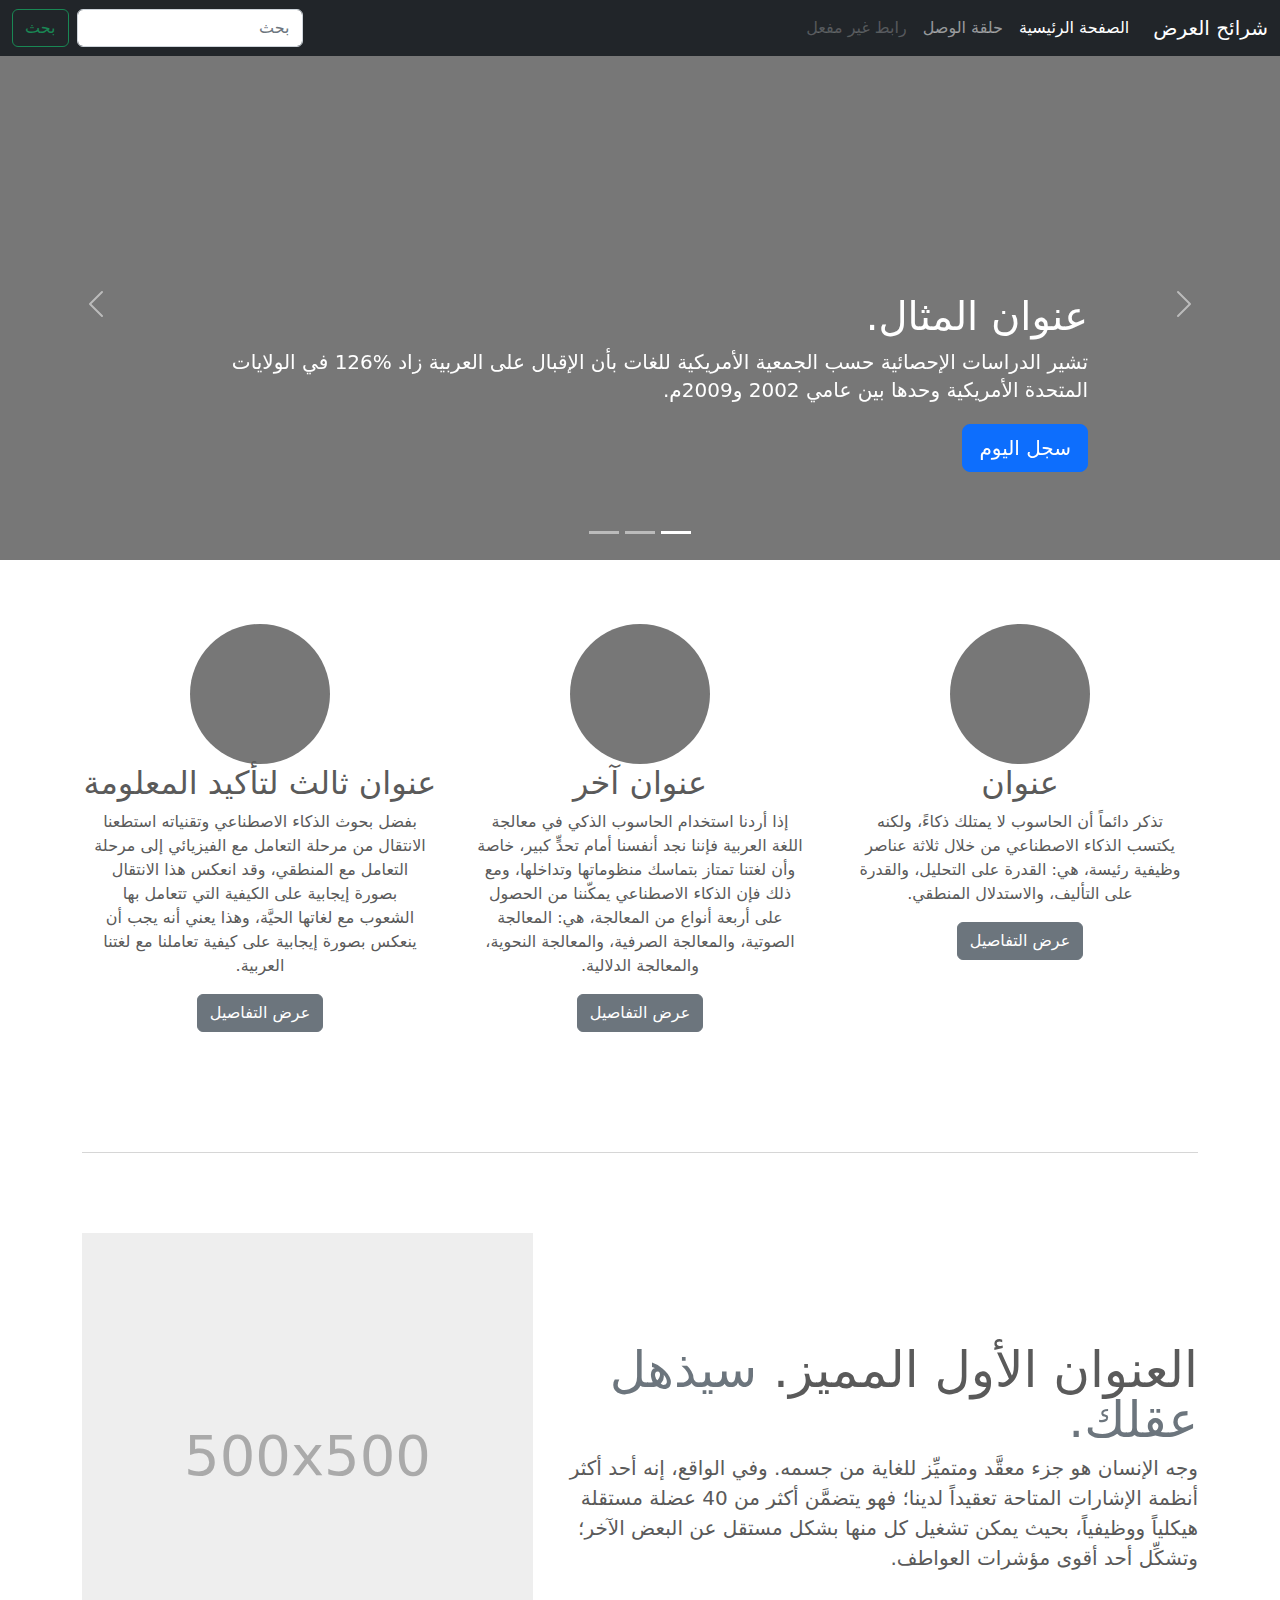
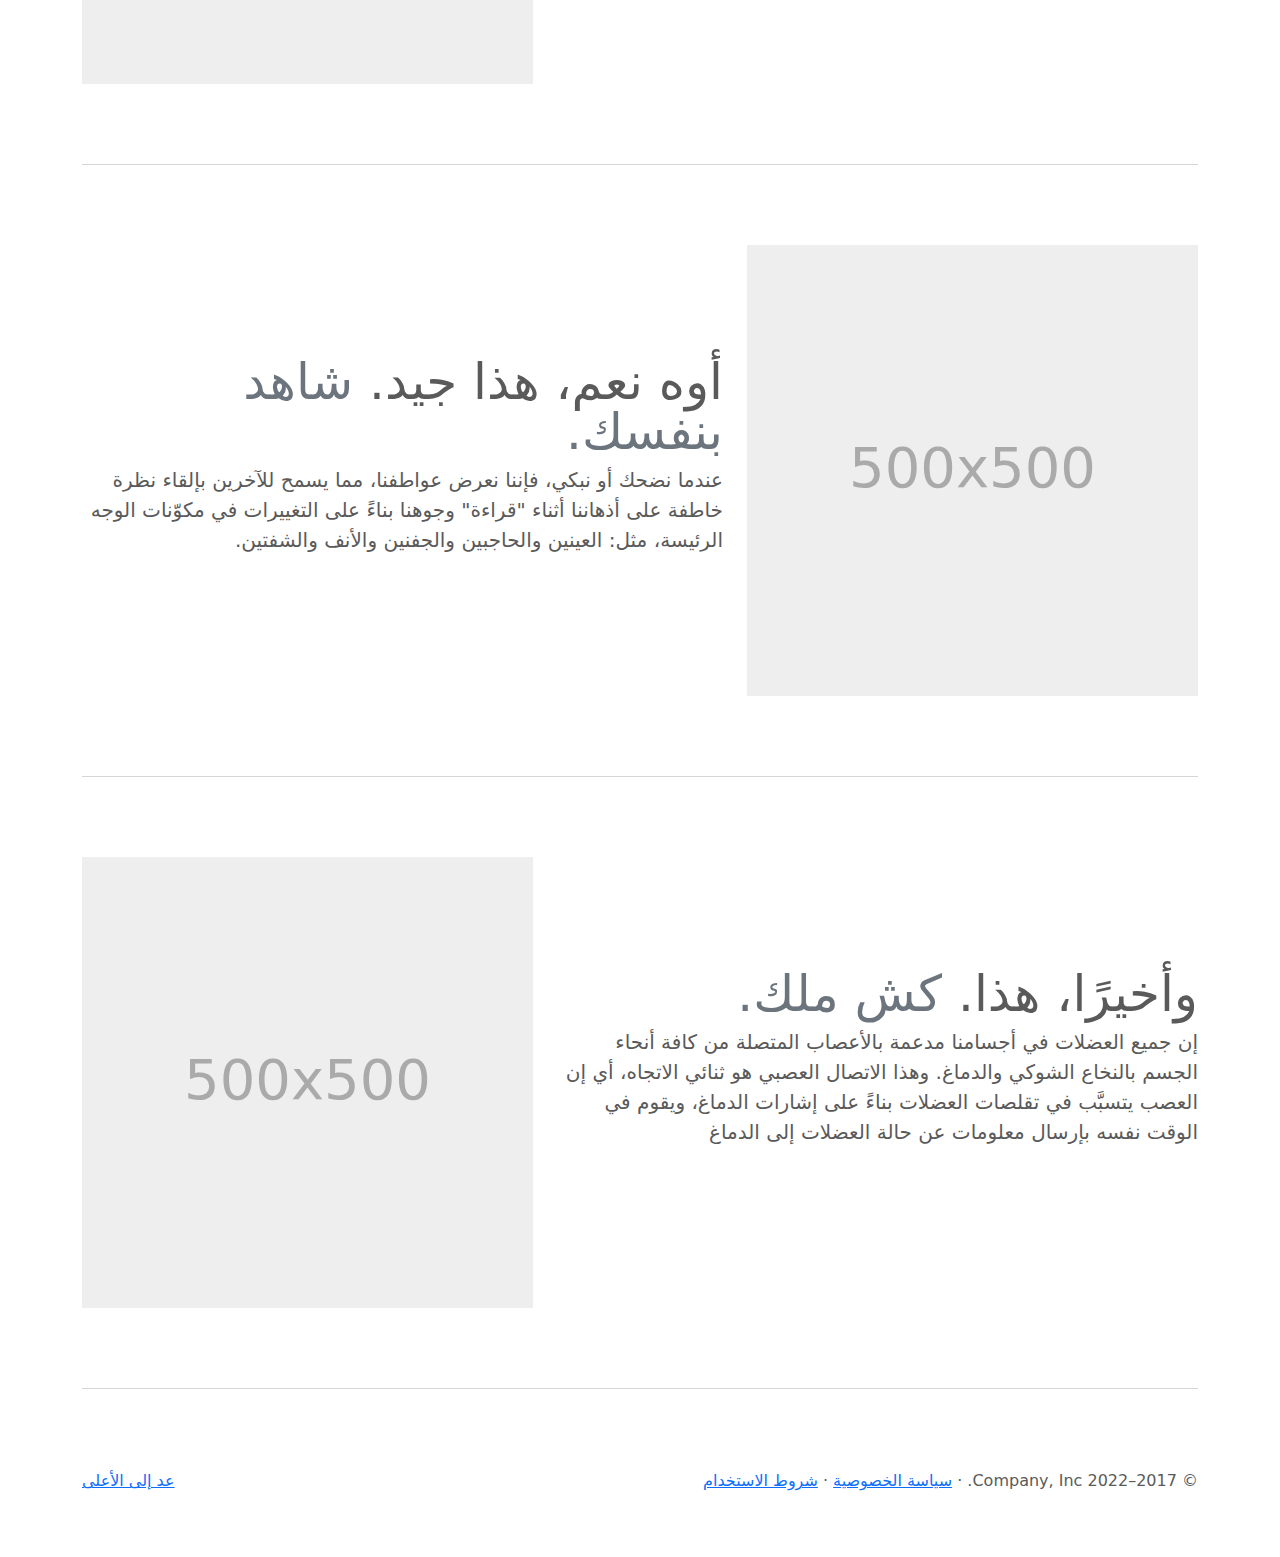
<file: bootstrap_personalizado/bootstrap-5.2.0-examples/carousel-rtl/index.html>
<!doctype html>
<html lang="ar" dir="rtl">
  <head>
    <meta charset="utf-8">
    <meta name="viewport" content="width=device-width, initial-scale=1">
    <meta name="description" content="">
    <meta name="author" content="Mark Otto, Jacob Thornton, and Bootstrap contributors">
    <meta name="generator" content="Hugo 0.101.0">
    <title>قالب  شرائح العرض · Bootstrap v5.2</title>

    <link rel="canonical" href="https://getbootstrap.com/docs/5.2/examples/carousel-rtl/">

    

    

<link href="../assets/dist/css/bootstrap.rtl.min.css" rel="stylesheet">

    <style>
      .bd-placeholder-img {
        font-size: 1.125rem;
        text-anchor: middle;
        -webkit-user-select: none;
        -moz-user-select: none;
        user-select: none;
      }

      @media (min-width: 768px) {
        .bd-placeholder-img-lg {
          font-size: 3.5rem;
        }
      }

      .b-example-divider {
        height: 3rem;
        background-color: rgba(0, 0, 0, .1);
        border: solid rgba(0, 0, 0, .15);
        border-width: 1px 0;
        box-shadow: inset 0 .5em 1.5em rgba(0, 0, 0, .1), inset 0 .125em .5em rgba(0, 0, 0, .15);
      }

      .b-example-vr {
        flex-shrink: 0;
        width: 1.5rem;
        height: 100vh;
      }

      .bi {
        vertical-align: -.125em;
        fill: currentColor;
      }

      .nav-scroller {
        position: relative;
        z-index: 2;
        height: 2.75rem;
        overflow-y: hidden;
      }

      .nav-scroller .nav {
        display: flex;
        flex-wrap: nowrap;
        padding-bottom: 1rem;
        margin-top: -1px;
        overflow-x: auto;
        text-align: center;
        white-space: nowrap;
        -webkit-overflow-scrolling: touch;
      }
    </style>

    
    <!-- Custom styles for this template -->
    <link href="../carousel/carousel.rtl.css" rel="stylesheet">
  </head>
  <body>
    
<header>
  <nav class="navbar navbar-expand-md navbar-dark fixed-top bg-dark">
    <div class="container-fluid">
      <a class="navbar-brand" href="#">شرائح العرض</a>
      <button class="navbar-toggler" type="button" data-bs-toggle="collapse" data-bs-target="#navbarCollapse" aria-controls="navbarCollapse" aria-expanded="false" aria-label="تبديل التنقل">
        <span class="navbar-toggler-icon"></span>
      </button>
      <div class="collapse navbar-collapse" id="navbarCollapse">
        <ul class="navbar-nav me-auto mb-2 mb-md-0">
          <li class="nav-item">
            <a class="nav-link active" aria-current="page" href="#">الصفحة الرئيسية</a>
          </li>
          <li class="nav-item">
            <a class="nav-link" href="#">حلقة الوصل</a>
          </li>
          <li class="nav-item">
            <a class="nav-link disabled">رابط غير مفعل</a>
          </li>
        </ul>
        <form class="d-flex" role="search">
          <input class="form-control me-2" type="search" placeholder="بحث" aria-label="بحث">
          <button class="btn btn-outline-success" type="submit">بحث</button>
        </form>
      </div>
    </div>
  </nav>
</header>

<main>

  <div id="myCarousel" class="carousel slide" data-bs-ride="carousel">
    <div class="carousel-indicators">
      <button type="button" data-bs-target="#myCarousel" data-bs-slide-to="0" class="active" aria-current="true" aria-label="Slide 1"></button>
      <button type="button" data-bs-target="#myCarousel" data-bs-slide-to="1" aria-label="Slide 2"></button>
      <button type="button" data-bs-target="#myCarousel" data-bs-slide-to="2" aria-label="Slide 3"></button>
    </div>
    <div class="carousel-inner">
      <div class="carousel-item active">
        <svg class="bd-placeholder-img" width="100%" height="100%" xmlns="http://www.w3.org/2000/svg" aria-hidden="true" preserveAspectRatio="xMidYMid slice" focusable="false"><rect width="100%" height="100%" fill="#777"/></svg>

        <div class="container">
          <div class="carousel-caption text-start">
            <h1>عنوان المثال.</h1>
            <p>تشير الدراسات الإحصائية حسب الجمعية الأمريكية للغات بأن الإقبال على العربية زاد %126 في الولايات المتحدة الأمريكية وحدها بين عامي 2002 و2009م.</p>
            <p><a class="btn btn-lg btn-primary" href="#">سجل اليوم</a></p>
          </div>
        </div>
      </div>
      <div class="carousel-item">
        <svg class="bd-placeholder-img" width="100%" height="100%" xmlns="http://www.w3.org/2000/svg" aria-hidden="true" preserveAspectRatio="xMidYMid slice" focusable="false"><rect width="100%" height="100%" fill="#777"/></svg>

        <div class="container">
          <div class="carousel-caption">
            <h1>عنوان مثال آخر.</h1>
            <p>حسب المجلس الثقافي البريطاني فإن تعليم الإنجليزية داخل بريطانيا يسهم في تعزيز اقتصادها بما يتجاوز ملياري جنيه سنوياً، كما أنه وفر أكثر من 26 ألف وظيفة.</p>
            <p><a class="btn btn-lg btn-primary" href="#">أعرف أكثر</a></p>
          </div>
        </div>
      </div>
      <div class="carousel-item">
        <svg class="bd-placeholder-img" width="100%" height="100%" xmlns="http://www.w3.org/2000/svg" aria-hidden="true" preserveAspectRatio="xMidYMid slice" focusable="false"><rect width="100%" height="100%" fill="#777"/></svg>

        <div class="container">
          <div class="carousel-caption text-end">
            <h1>واحد أكثر لقياس جيد.</h1>
            <p>الإحصاءات لحجم الاستثمار اللغوي خارج بريطانيا تتفاوت من سنة لأخرى إلا أن المدير التنفيذي للمجلس الثقافي البريطاني إدي بايرز يرى أن استثمار تعليم الإنجليزية في الخارج لا يحسب على المستوى المالي فحسب بل على المستوى السياسي أيضاً.</p>
            <p><a class="btn btn-lg btn-primary" href="#">تصفح المعرض</a></p>
          </div>
        </div>
      </div>
    </div>
    <button class="carousel-control-prev" type="button" data-bs-target="#myCarousel" data-bs-slide="prev">
      <span class="carousel-control-prev-icon" aria-hidden="true"></span>
      <span class="visually-hidden">السابق</span>
    </button>
    <button class="carousel-control-next" type="button" data-bs-target="#myCarousel" data-bs-slide="next">
      <span class="carousel-control-next-icon" aria-hidden="true"></span>
      <span class="visually-hidden">التالي</span>
    </button>
  </div>


  <!-- Marketing messaging and featurettes
  ================================================== -->
  <!-- Wrap the rest of the page in another container to center all the content. -->

  <div class="container marketing">

    <!-- Three columns of text below the carousel -->
    <div class="row">
      <div class="col-lg-4">
        <svg class="bd-placeholder-img rounded-circle" width="140" height="140" xmlns="http://www.w3.org/2000/svg" role="img" aria-label="Placeholder: 140x140" preserveAspectRatio="xMidYMid slice" focusable="false"><title>Placeholder</title><rect width="100%" height="100%" fill="#777"/><text x="50%" y="50%" fill="#777" dy=".3em">140x140</text></svg>

        <h2 class="fw-normal">عنوان</h2>
        <p>تذكر دائماً أن الحاسوب لا يمتلك ذكاءً، ولكنه يكتسب الذكاء الاصطناعي من خلال ثلاثة عناصر وظيفية رئيسة، هي: القدرة على التحليل، والقدرة على التأليف، والاستدلال المنطقي.</p>
        <p><a class="btn btn-secondary" href="#">عرض التفاصيل</a></p>
      </div><!-- /.col-lg-4 -->
      <div class="col-lg-4">
        <svg class="bd-placeholder-img rounded-circle" width="140" height="140" xmlns="http://www.w3.org/2000/svg" role="img" aria-label="Placeholder: 140x140" preserveAspectRatio="xMidYMid slice" focusable="false"><title>Placeholder</title><rect width="100%" height="100%" fill="#777"/><text x="50%" y="50%" fill="#777" dy=".3em">140x140</text></svg>

        <h2 class="fw-normal">عنوان آخر</h2>
        <p>إذا أردنا استخدام الحاسوب الذكي في معالجة اللغة العربية فإننا نجد أنفسنا أمام تحدٍّ كبير، خاصة وأن لغتنا تمتاز بتماسك منظوماتها وتداخلها، ومع ذلك فإن الذكاء الاصطناعي يمكّننا من الحصول على أربعة أنواع من المعالجة، هي: المعالجة الصوتية، والمعالجة الصرفية، والمعالجة النحوية، والمعالجة الدلالية.</p>
        <p><a class="btn btn-secondary" href="#">عرض التفاصيل</a></p>
      </div><!-- /.col-lg-4 -->
      <div class="col-lg-4">
        <svg class="bd-placeholder-img rounded-circle" width="140" height="140" xmlns="http://www.w3.org/2000/svg" role="img" aria-label="Placeholder: 140x140" preserveAspectRatio="xMidYMid slice" focusable="false"><title>Placeholder</title><rect width="100%" height="100%" fill="#777"/><text x="50%" y="50%" fill="#777" dy=".3em">140x140</text></svg>

        <h2 class="fw-normal">عنوان ثالث لتأكيد المعلومة</h2>
        <p>بفضل بحوث الذكاء الاصطناعي وتقنياته استطعنا الانتقال من مرحلة التعامل مع الفيزيائي إلى مرحلة التعامل مع المنطقي، وقد انعكس هذا الانتقال بصورة إيجابية على الكيفية التي تتعامل بها الشعوب مع لغاتها الحيَّة، وهذا يعني أنه يجب أن ينعكس بصورة إيجابية على كيفية تعاملنا مع لغتنا العربية.</p>
        <p><a class="btn btn-secondary" href="#">عرض التفاصيل</a></p>
      </div><!-- /.col-lg-4 -->
    </div><!-- /.row -->


    <!-- START THE FEATURETTES -->

    <hr class="featurette-divider">

    <div class="row featurette">
      <div class="col-md-7">
        <h2 class="featurette-heading fw-normal lh-1">العنوان الأول المميز. <span class="text-muted"> سيذهل عقلك. </span></h2>
        <p class="lead">وجه الإنسان هو جزء معقَّد ومتميِّز للغاية من جسمه. وفي الواقع، إنه أحد أكثر أنظمة الإشارات المتاحة تعقيداً لدينا؛ فهو يتضمَّن أكثر من 40 عضلة مستقلة هيكلياً ووظيفياً، بحيث يمكن تشغيل كل منها بشكل مستقل عن البعض الآخر؛ وتشكِّل أحد أقوى مؤشرات العواطف.</p>
      </div>
      <div class="col-md-5">
        <svg class="bd-placeholder-img bd-placeholder-img-lg featurette-image img-fluid mx-auto" width="500" height="500" xmlns="http://www.w3.org/2000/svg" role="img" aria-label="Placeholder: 500x500" preserveAspectRatio="xMidYMid slice" focusable="false"><title>Placeholder</title><rect width="100%" height="100%" fill="#eee"/><text x="50%" y="50%" fill="#aaa" dy=".3em">500x500</text></svg>

      </div>
    </div>

    <hr class="featurette-divider">

    <div class="row featurette">
      <div class="col-md-7 order-md-2">
        <h2 class="featurette-heading fw-normal lh-1">أوه نعم، هذا جيد. <span class="text-muted"> شاهد بنفسك. </span></h2>
        <p class="lead">عندما نضحك أو نبكي، فإننا نعرض عواطفنا، مما يسمح للآخرين بإلقاء نظرة خاطفة على أذهاننا أثناء "قراءة" وجوهنا بناءً على التغييرات في مكوّنات الوجه الرئيسة، مثل: العينين والحاجبين والجفنين والأنف والشفتين.</p>
      </div>
      <div class="col-md-5 order-md-1">
        <svg class="bd-placeholder-img bd-placeholder-img-lg featurette-image img-fluid mx-auto" width="500" height="500" xmlns="http://www.w3.org/2000/svg" role="img" aria-label="Placeholder: 500x500" preserveAspectRatio="xMidYMid slice" focusable="false"><title>Placeholder</title><rect width="100%" height="100%" fill="#eee"/><text x="50%" y="50%" fill="#aaa" dy=".3em">500x500</text></svg>

      </div>
    </div>

    <hr class="featurette-divider">

    <div class="row featurette">
      <div class="col-md-7">
        <h2 class="featurette-heading fw-normal lh-1">وأخيرًا، هذا. <span class="text-muted"> كش ملك. </span></h2>
        <p class="lead">إن جميع العضلات في أجسامنا مدعمة بالأعصاب المتصلة من كافة أنحاء الجسم بالنخاع الشوكي والدماغ. وهذا الاتصال العصبي هو ثنائي الاتجاه، أي إن العصب يتسبَّب في تقلصات العضلات بناءً على إشارات الدماغ، ويقوم في الوقت نفسه بإرسال معلومات عن حالة العضلات إلى الدماغ</p>
      </div>
      <div class="col-md-5">
        <svg class="bd-placeholder-img bd-placeholder-img-lg featurette-image img-fluid mx-auto" width="500" height="500" xmlns="http://www.w3.org/2000/svg" role="img" aria-label="Placeholder: 500x500" preserveAspectRatio="xMidYMid slice" focusable="false"><title>Placeholder</title><rect width="100%" height="100%" fill="#eee"/><text x="50%" y="50%" fill="#aaa" dy=".3em">500x500</text></svg>

      </div>
    </div>

    <hr class="featurette-divider">

    <!-- /END THE FEATURETTES -->

  </div><!-- /.container -->


  <!-- FOOTER -->
  <footer class="container">
    <p class="float-end"><a href="#">عد إلى الأعلى</a></p>
    <p>&copy; 2017–2022 Company, Inc. &middot; <a href="#">سياسة الخصوصية</a> &middot; <a href="#">شروط الاستخدام</a></p>
  </footer>
</main>


    <script src="../assets/dist/js/bootstrap.bundle.min.js"></script>

      
  </body>
</html>
</file>
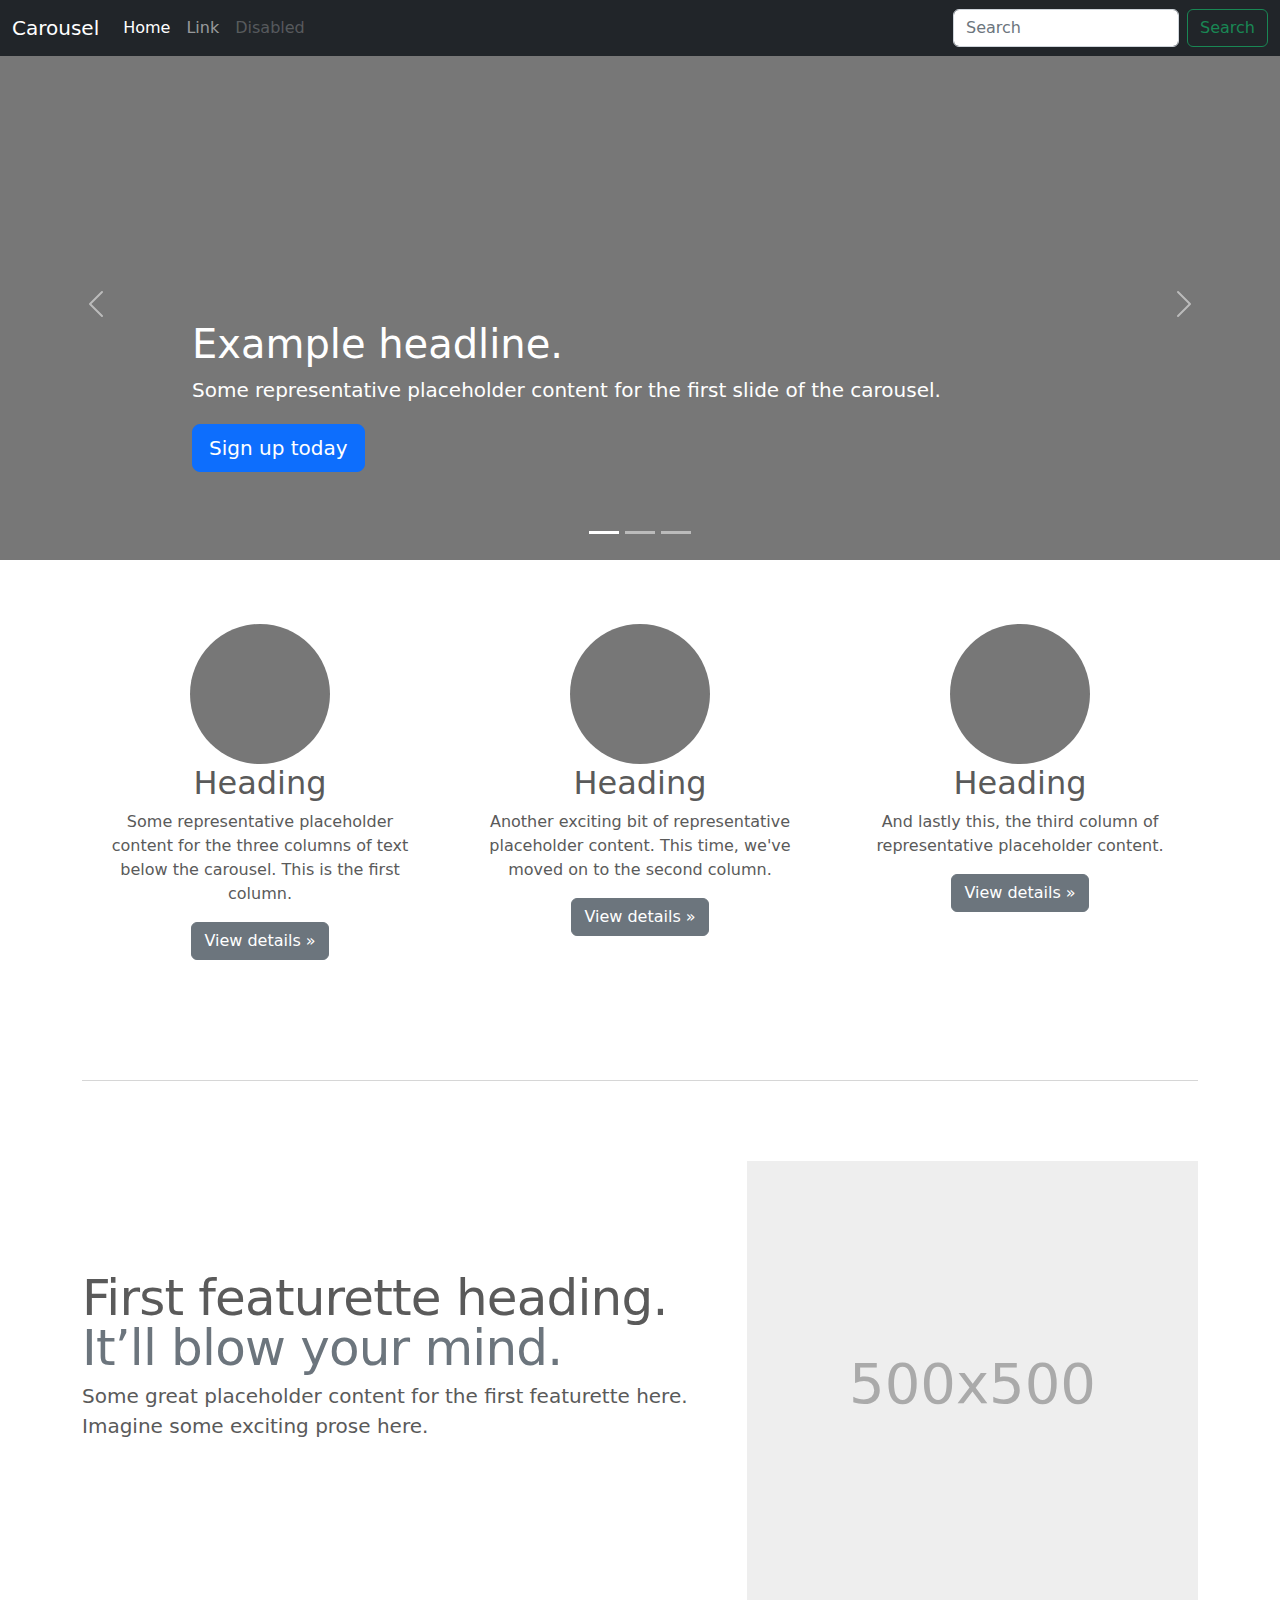
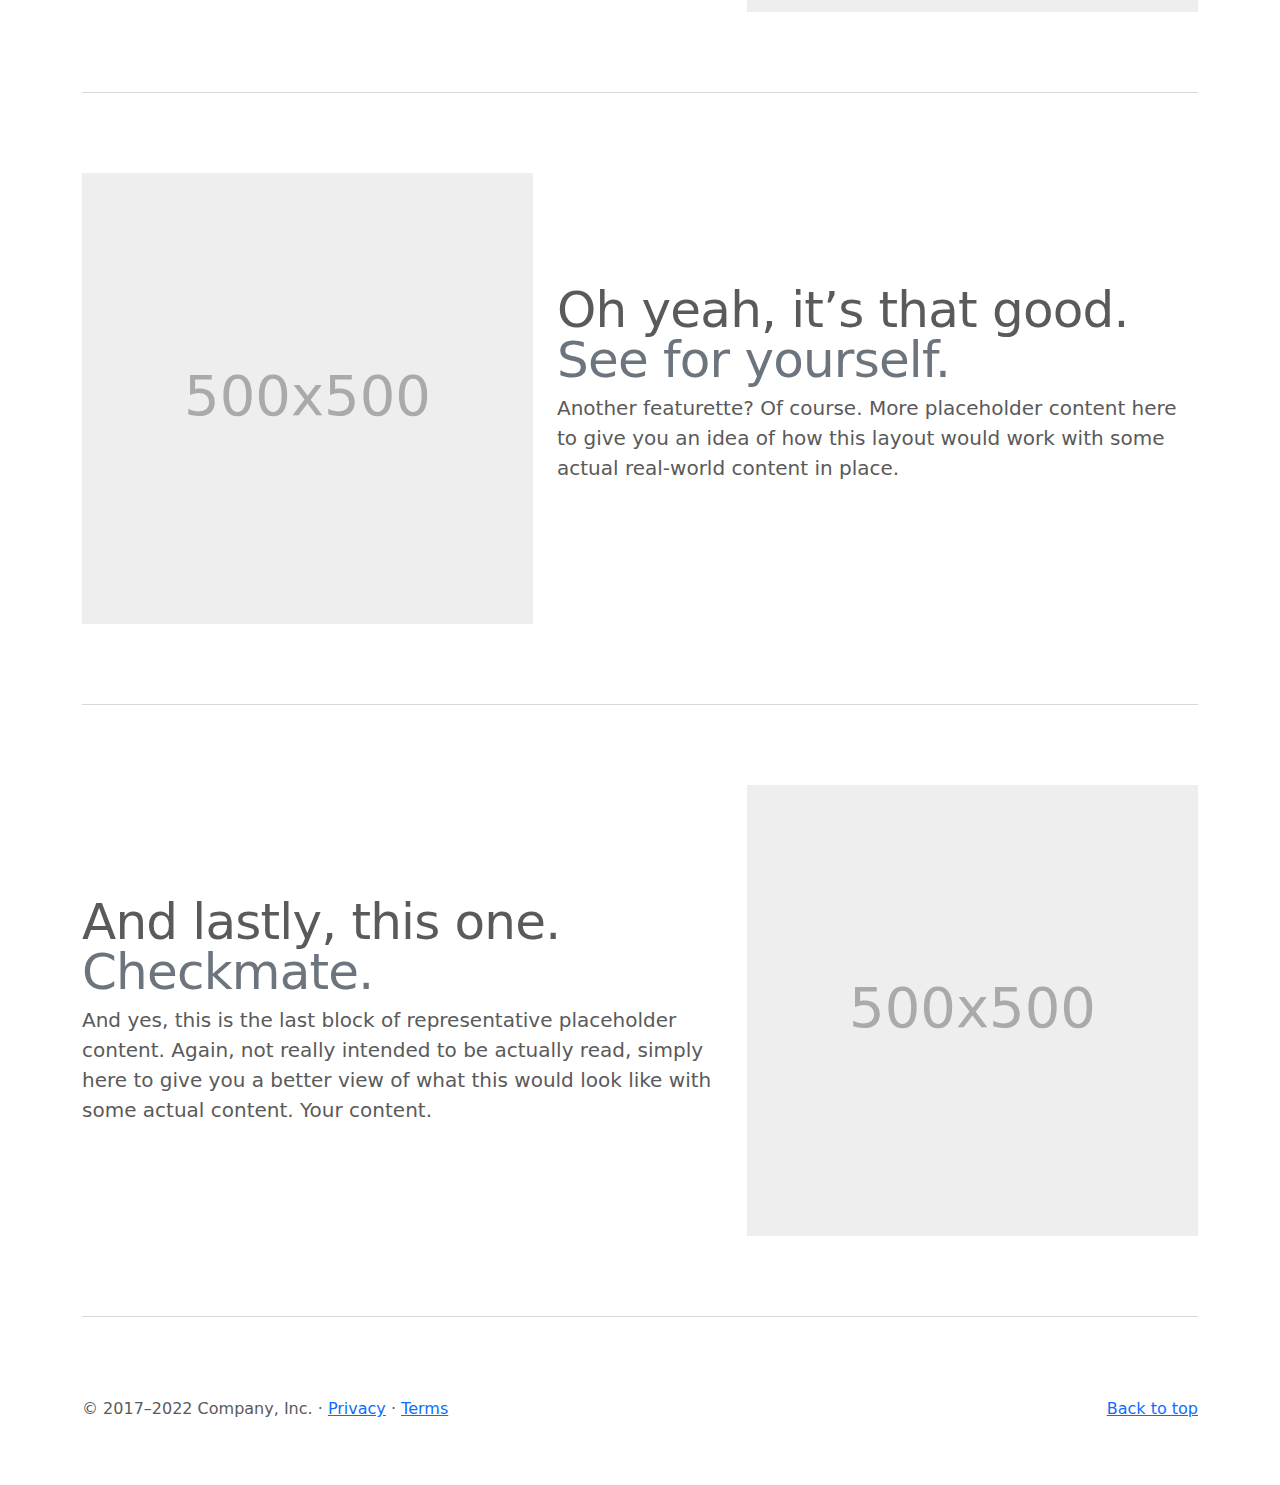
<file: bootstrap_personalizado/bootstrap-5.2.0-examples/carousel/index.html>
<!doctype html>
<html lang="en">
  <head>
    <meta charset="utf-8">
    <meta name="viewport" content="width=device-width, initial-scale=1">
    <meta name="description" content="">
    <meta name="author" content="Mark Otto, Jacob Thornton, and Bootstrap contributors">
    <meta name="generator" content="Hugo 0.101.0">
    <title>Carousel Template · Bootstrap v5.2</title>

    <link rel="canonical" href="https://getbootstrap.com/docs/5.2/examples/carousel/">

    

    

<link href="../assets/dist/css/bootstrap.min.css" rel="stylesheet">

    <style>
      .bd-placeholder-img {
        font-size: 1.125rem;
        text-anchor: middle;
        -webkit-user-select: none;
        -moz-user-select: none;
        user-select: none;
      }

      @media (min-width: 768px) {
        .bd-placeholder-img-lg {
          font-size: 3.5rem;
        }
      }

      .b-example-divider {
        height: 3rem;
        background-color: rgba(0, 0, 0, .1);
        border: solid rgba(0, 0, 0, .15);
        border-width: 1px 0;
        box-shadow: inset 0 .5em 1.5em rgba(0, 0, 0, .1), inset 0 .125em .5em rgba(0, 0, 0, .15);
      }

      .b-example-vr {
        flex-shrink: 0;
        width: 1.5rem;
        height: 100vh;
      }

      .bi {
        vertical-align: -.125em;
        fill: currentColor;
      }

      .nav-scroller {
        position: relative;
        z-index: 2;
        height: 2.75rem;
        overflow-y: hidden;
      }

      .nav-scroller .nav {
        display: flex;
        flex-wrap: nowrap;
        padding-bottom: 1rem;
        margin-top: -1px;
        overflow-x: auto;
        text-align: center;
        white-space: nowrap;
        -webkit-overflow-scrolling: touch;
      }
    </style>

    
    <!-- Custom styles for this template -->
    <link href="carousel.css" rel="stylesheet">
  </head>
  <body>
    
<header>
  <nav class="navbar navbar-expand-md navbar-dark fixed-top bg-dark">
    <div class="container-fluid">
      <a class="navbar-brand" href="#">Carousel</a>
      <button class="navbar-toggler" type="button" data-bs-toggle="collapse" data-bs-target="#navbarCollapse" aria-controls="navbarCollapse" aria-expanded="false" aria-label="Toggle navigation">
        <span class="navbar-toggler-icon"></span>
      </button>
      <div class="collapse navbar-collapse" id="navbarCollapse">
        <ul class="navbar-nav me-auto mb-2 mb-md-0">
          <li class="nav-item">
            <a class="nav-link active" aria-current="page" href="#">Home</a>
          </li>
          <li class="nav-item">
            <a class="nav-link" href="#">Link</a>
          </li>
          <li class="nav-item">
            <a class="nav-link disabled">Disabled</a>
          </li>
        </ul>
        <form class="d-flex" role="search">
          <input class="form-control me-2" type="search" placeholder="Search" aria-label="Search">
          <button class="btn btn-outline-success" type="submit">Search</button>
        </form>
      </div>
    </div>
  </nav>
</header>

<main>

  <div id="myCarousel" class="carousel slide" data-bs-ride="carousel">
    <div class="carousel-indicators">
      <button type="button" data-bs-target="#myCarousel" data-bs-slide-to="0" class="active" aria-current="true" aria-label="Slide 1"></button>
      <button type="button" data-bs-target="#myCarousel" data-bs-slide-to="1" aria-label="Slide 2"></button>
      <button type="button" data-bs-target="#myCarousel" data-bs-slide-to="2" aria-label="Slide 3"></button>
    </div>
    <div class="carousel-inner">
      <div class="carousel-item active">
        <svg class="bd-placeholder-img" width="100%" height="100%" xmlns="http://www.w3.org/2000/svg" aria-hidden="true" preserveAspectRatio="xMidYMid slice" focusable="false"><rect width="100%" height="100%" fill="#777"/></svg>

        <div class="container">
          <div class="carousel-caption text-start">
            <h1>Example headline.</h1>
            <p>Some representative placeholder content for the first slide of the carousel.</p>
            <p><a class="btn btn-lg btn-primary" href="#">Sign up today</a></p>
          </div>
        </div>
      </div>
      <div class="carousel-item">
        <svg class="bd-placeholder-img" width="100%" height="100%" xmlns="http://www.w3.org/2000/svg" aria-hidden="true" preserveAspectRatio="xMidYMid slice" focusable="false"><rect width="100%" height="100%" fill="#777"/></svg>

        <div class="container">
          <div class="carousel-caption">
            <h1>Another example headline.</h1>
            <p>Some representative placeholder content for the second slide of the carousel.</p>
            <p><a class="btn btn-lg btn-primary" href="#">Learn more</a></p>
          </div>
        </div>
      </div>
      <div class="carousel-item">
        <svg class="bd-placeholder-img" width="100%" height="100%" xmlns="http://www.w3.org/2000/svg" aria-hidden="true" preserveAspectRatio="xMidYMid slice" focusable="false"><rect width="100%" height="100%" fill="#777"/></svg>

        <div class="container">
          <div class="carousel-caption text-end">
            <h1>One more for good measure.</h1>
            <p>Some representative placeholder content for the third slide of this carousel.</p>
            <p><a class="btn btn-lg btn-primary" href="#">Browse gallery</a></p>
          </div>
        </div>
      </div>
    </div>
    <button class="carousel-control-prev" type="button" data-bs-target="#myCarousel" data-bs-slide="prev">
      <span class="carousel-control-prev-icon" aria-hidden="true"></span>
      <span class="visually-hidden">Previous</span>
    </button>
    <button class="carousel-control-next" type="button" data-bs-target="#myCarousel" data-bs-slide="next">
      <span class="carousel-control-next-icon" aria-hidden="true"></span>
      <span class="visually-hidden">Next</span>
    </button>
  </div>


  <!-- Marketing messaging and featurettes
  ================================================== -->
  <!-- Wrap the rest of the page in another container to center all the content. -->

  <div class="container marketing">

    <!-- Three columns of text below the carousel -->
    <div class="row">
      <div class="col-lg-4">
        <svg class="bd-placeholder-img rounded-circle" width="140" height="140" xmlns="http://www.w3.org/2000/svg" role="img" aria-label="Placeholder: 140x140" preserveAspectRatio="xMidYMid slice" focusable="false"><title>Placeholder</title><rect width="100%" height="100%" fill="#777"/><text x="50%" y="50%" fill="#777" dy=".3em">140x140</text></svg>

        <h2 class="fw-normal">Heading</h2>
        <p>Some representative placeholder content for the three columns of text below the carousel. This is the first column.</p>
        <p><a class="btn btn-secondary" href="#">View details &raquo;</a></p>
      </div><!-- /.col-lg-4 -->
      <div class="col-lg-4">
        <svg class="bd-placeholder-img rounded-circle" width="140" height="140" xmlns="http://www.w3.org/2000/svg" role="img" aria-label="Placeholder: 140x140" preserveAspectRatio="xMidYMid slice" focusable="false"><title>Placeholder</title><rect width="100%" height="100%" fill="#777"/><text x="50%" y="50%" fill="#777" dy=".3em">140x140</text></svg>

        <h2 class="fw-normal">Heading</h2>
        <p>Another exciting bit of representative placeholder content. This time, we've moved on to the second column.</p>
        <p><a class="btn btn-secondary" href="#">View details &raquo;</a></p>
      </div><!-- /.col-lg-4 -->
      <div class="col-lg-4">
        <svg class="bd-placeholder-img rounded-circle" width="140" height="140" xmlns="http://www.w3.org/2000/svg" role="img" aria-label="Placeholder: 140x140" preserveAspectRatio="xMidYMid slice" focusable="false"><title>Placeholder</title><rect width="100%" height="100%" fill="#777"/><text x="50%" y="50%" fill="#777" dy=".3em">140x140</text></svg>

        <h2 class="fw-normal">Heading</h2>
        <p>And lastly this, the third column of representative placeholder content.</p>
        <p><a class="btn btn-secondary" href="#">View details &raquo;</a></p>
      </div><!-- /.col-lg-4 -->
    </div><!-- /.row -->


    <!-- START THE FEATURETTES -->

    <hr class="featurette-divider">

    <div class="row featurette">
      <div class="col-md-7">
        <h2 class="featurette-heading fw-normal lh-1">First featurette heading. <span class="text-muted">It’ll blow your mind.</span></h2>
        <p class="lead">Some great placeholder content for the first featurette here. Imagine some exciting prose here.</p>
      </div>
      <div class="col-md-5">
        <svg class="bd-placeholder-img bd-placeholder-img-lg featurette-image img-fluid mx-auto" width="500" height="500" xmlns="http://www.w3.org/2000/svg" role="img" aria-label="Placeholder: 500x500" preserveAspectRatio="xMidYMid slice" focusable="false"><title>Placeholder</title><rect width="100%" height="100%" fill="#eee"/><text x="50%" y="50%" fill="#aaa" dy=".3em">500x500</text></svg>

      </div>
    </div>

    <hr class="featurette-divider">

    <div class="row featurette">
      <div class="col-md-7 order-md-2">
        <h2 class="featurette-heading fw-normal lh-1">Oh yeah, it’s that good. <span class="text-muted">See for yourself.</span></h2>
        <p class="lead">Another featurette? Of course. More placeholder content here to give you an idea of how this layout would work with some actual real-world content in place.</p>
      </div>
      <div class="col-md-5 order-md-1">
        <svg class="bd-placeholder-img bd-placeholder-img-lg featurette-image img-fluid mx-auto" width="500" height="500" xmlns="http://www.w3.org/2000/svg" role="img" aria-label="Placeholder: 500x500" preserveAspectRatio="xMidYMid slice" focusable="false"><title>Placeholder</title><rect width="100%" height="100%" fill="#eee"/><text x="50%" y="50%" fill="#aaa" dy=".3em">500x500</text></svg>

      </div>
    </div>

    <hr class="featurette-divider">

    <div class="row featurette">
      <div class="col-md-7">
        <h2 class="featurette-heading fw-normal lh-1">And lastly, this one. <span class="text-muted">Checkmate.</span></h2>
        <p class="lead">And yes, this is the last block of representative placeholder content. Again, not really intended to be actually read, simply here to give you a better view of what this would look like with some actual content. Your content.</p>
      </div>
      <div class="col-md-5">
        <svg class="bd-placeholder-img bd-placeholder-img-lg featurette-image img-fluid mx-auto" width="500" height="500" xmlns="http://www.w3.org/2000/svg" role="img" aria-label="Placeholder: 500x500" preserveAspectRatio="xMidYMid slice" focusable="false"><title>Placeholder</title><rect width="100%" height="100%" fill="#eee"/><text x="50%" y="50%" fill="#aaa" dy=".3em">500x500</text></svg>

      </div>
    </div>

    <hr class="featurette-divider">

    <!-- /END THE FEATURETTES -->

  </div><!-- /.container -->


  <!-- FOOTER -->
  <footer class="container">
    <p class="float-end"><a href="#">Back to top</a></p>
    <p>&copy; 2017–2022 Company, Inc. &middot; <a href="#">Privacy</a> &middot; <a href="#">Terms</a></p>
  </footer>
</main>


    <script src="../assets/dist/js/bootstrap.bundle.min.js"></script>

      
  </body>
</html>
</file>
<file: html/portfolio/style/style.css>
@charset "utf-8";

:root {
    --cor0: #003B47;
    --cor1: #16BFE0;
    --cor2: #007C94;
    --cor3: #472100;
    --cor4: #D76300;
    --cor5: white;
    --transparencia-escura: rgba(0, 0, 0, 0.605);
    --transparencia-clara: rgba(255, 255, 255, 0.605);
}

.card-personalizado {
    width: 100%;
    height: 100vh;
    padding-top: 10vh;
    position: relative;
}

.bg-personalizado-claro {
    background-color: var(--cor1);
    background-attachment: fixed;
}

.bg-personalizado-escuro {
    background-color: var(--cor0);
    background-attachment: fixed;
}

#ola {
    background-color: var(--transparencia-escura);
    padding: 30px;
    position: absolute;
    top: 15%;
    left: 50%;
    color: var(--cor5);
    min-width: 160px;
}

#container-ola {
    background: black url('../img/laptop-circuitos.jpg') center left / cover no-repeat fixed;
}

#sobre-mim {
    background-color: var(--transparencia-clara);
    padding: 30px;
    position: absolute;
    top: 45%;
    left: 0%;
    color: var(--cor0);
    text-align: right;
}

#container-sobre-mim {
    background: var(--cor0) url('../img/tela-codigos-laptop.jpg') center right / cover no-repeat scroll;
}


#experiencias {
    background-color: var(--transparencia-clara);
    padding: 30px;
    position: absolute;
    top: 45%;
    left: 50%;
    color: var(--cor0);
}

#container-experiencias {
    background: var(--cor1) url('../img/laptop+cafe.jpg') center center / cover no-repeat fixed;
}

#formacao {
    background-color: var(--transparencia-clara);
    padding: 30px;
    position: absolute;
    top: 15%;
    left: 0%;
    color: var(--cor0);
}

#container-formacao {
    background: var(--cor1) url('../img/mesa-desenvolvedor-fluxograma.jpg') center / cover no-repeat scroll;
}
</file>
<file: html/receita/estilo/style.css>
body {
    font-family: arial, helvetica, sans-serif;
    background-image: linear-gradient(to bottom, #D90D32, #F29C50, #02734A 49%, #FFFFFF);
    background-attachment: fixed;
    color: #011a10;
    min-width: 980px;
}

hr{
    height: 1px;
    background-color: rgba(0, 0, 0, 0.404);
    border: none;
}

img,
video,
iframe {
    box-shadow: 7px 6px 7px rgba(0, 0, 0, 0.466);
    border-radius: 15px;
    margin: 10px;
}

.menu{
    box-shadow: 0px 2px 7px 3px rgba(0, 0, 0, 0.281);
    width: 480px;
    height: 75px;
    border-radius: 50px;
   
}

a{
    color: #011a10;
    text-decoration: none;
    font-weight: bold;
}

a:hover{
    color: #011a10;
    text-decoration: underline;
    font-weight: bold;    
}

.img-menu{
    box-shadow: none;
}

.img-menu:hover{
    width: 58px;
    transition-delay: 0.5s;
}

audio {
    box-shadow: 7px 6px 7px rgba(0, 0, 0, 0.466);
    border-radius: 50px;
    width: 480px;
}

h1,
h2,
h3 {
    text-decoration: underline;
    text-align: center;
    color: #5f0616;
    text-shadow: 1px 1px #07070733;
}

li {
    list-style-type: '\1F32E';
    text-align: center;
    list-style-position: inside;
    padding: 5px;    
}

#quadro-imagens-esquerda{
    border: none;
    display: inline-block;
    min-height: 450px;
    max-height: 455px;
    min-width: 235px;
    max-width: 245px;
    position: fixed;
    left: 6px;
    background-image: url('../img/ingredientes/abacate.webp');
    background-position: center;
}

#quadro-imagens-direita{
    border: none;
    display: inline-block;
    min-height: 450px;
    max-height: 455px;
    min-width: 235px;
    max-width: 245px;
    background-color: #02734A;
    position: fixed;
    right: 6px;
    background-image: url('../img/ingredientes/cebola.jpeg');
    background-position: center;
}

th, td{
    border: 2px solid #011a10;
    border-collapse: collapse;
    height: 30px;
    padding: 5px;
    text-align: center;
    width: auto;
}

table{
    margin: auto;
    width: 480px;
    border-collapse: collapse;
}
</file>
<file: html/trabalho/estilo/style.css>
@import url('https://fonts.googleapis.com/css2?family=M+PLUS+Rounded+1c:wght@300;400;500;700;800&display=swap');
@import url('https://fonts.googleapis.com/css2?family=Stick+No+Bills:wght@300;400;700;800&display=swap');

* {
    margin: 0;
    padding: 0;
}

:root{
    --cor0: #EBEEF2;
    --cor1: #111C26;
    --cor2: #516D73;
    --cor3: #8AA1A6;
    --cor4: #F23535;
    --cor5: #731919;
    --cor6: #1C71A6;
    --cor7: #1DA0F2;
    --cor8: #03A631;/*evitar*/

    --fonte_padrao: 'M PLUS Rounded 1c', sans-serif;
    --fonte_titulo: 'Stick No Bills', sans-serif;
}

body{
    font-family: var(--fonte_padrao);
    background-color: var(--cor2);
}

h1, h2, h3, h4 {
    font-family: var(--fonte_titulo);
}

header{
    background-color: var(--cor1);
    color: var(--cor0);
    text-align: center;
    height: 110px;
   
}
header > h1{
    padding-top: 40px;
}
#titulo_principal{
    padding-top: 2px;
}
header > p {
    max-width: 700px;
    margin: auto;
}


nav{
    background-color: var(--cor1);
    color: var(--cor0); 
    padding: 10px;
}
nav > a {
    color: var(--cor0);     
    padding: 8px; 
    margin: 2px; 
    border-radius: 5px;     
}
nav > a:hover{
    color: var(--cor0);
    text-decoration: none;
    background-color: var(--cor2);
}

a {
    text-decoration: none;
    color: var(--cor6)
}
a:hover{
    text-decoration: underline;
    color: var(--cor7);
}

section{
    margin: 0px auto;
    width: 70vw;
    max-width: 650px;
    min-width: 350px;
    padding: 15px;
    background-color: white;
    border-radius: 0px 0px 5px 5px;
    text-indent: 1em;
}

img{
    width: 100%;
    margin: auto;
}

ul, ol{
    list-style-position: inside;
}
ul > li{
    padding: 10px;
    list-style: none;
}
#lista_curiosidades{
    padding: 10px;
    list-style-position: unset;
}

button{
    position: fixed;
    top: 88%;
    left: 88%;
    background-color: var(--cor1);
    color: var(--cor0);
    border: none;
    border-radius: 250px;
    width: 40px;
    height: 40px;
    cursor: pointer;
}
button:hover{
    width: 45px;
    height: 45px;
}
footer{
    text-align: center;
}
</file>
<file: html/trabalho_v2/estilos/header.css>
@charset "utf-8";

@import url('https://fonts.googleapis.com/css2?family=Bebas+Neue&display=swap');

* {
    padding: 0px;
    margin: 0px;
}

nav {
    height: 35px;
    width: 100vw;
    min-width: 510px;
    position: fixed;
    z-index: 1;     
    background-color: rgb(0, 0, 0);
    padding-top: 10px;
    text-align: center;
    border: 3px solid black;
}

nav a {
    color: white;
    text-decoration: none;
    border-radius: 5px;
    padding: 10px;
}

nav a:hover {
    background-color: #BF6211;
    text-decoration: underline;
}

#div_cabecalho{
    position: relative;
    background: black url('../img/header/robo-laranja.jpg') bottom left / auto no-repeat fixed;
    height: 100vh;
    text-align: center;
    padding-top: 60px;
}



h1{
    color: white;
    font-family:  'Bebas Neue', cursive, sans-serif;
    font-size: 80px;   
}

span {
    display: block;
}

#iframe_cross{
    height: 80px;
    width: 80px;
    animation: anim 7s infinite;
    animation-timing-function: cubic-bezier(0.6,-1,0,2); 
    position: relative;   
    z-index: 0;
}

@keyframes anim {
    from{
        transform: rotate(0deg);
    }
    to{
        transform: rotate(375deg);                
    }            
}
@keyframes anim2 {
    from{
        transform: rotate(0deg);
    }            
    to{
        transform: rotate(-180deg);
    }
}
</file>
<file: html/trabalho_v2/estilos/base.css>
@charset "utf-8";

@import url('https://fonts.googleapis.com/css2?family=M+PLUS+Rounded+1c:wght@300;400;500;700;800&display=swap');

@import url('https://fonts.googleapis.com/css2?family=Bebas+Neue&display=swap');

:root{
    --cor0: #010712;
    --cor1: #13171F;
    --cor2: #1C1F26;
    --cor3: #f8f2e6;
    --cor4: #BF6211;
    --cor5: #860d21;

    --fonte_padrao: 'M PLUS Rounded 1c', sans-serif;
    --fonte_titulo: 'Bebas Neue', cursive, sans-serif;

    scroll-behavior: smooth;
}

::-webkit-scrollbar{
    width: 5px;
    background-color: var(--cor1);
}

::-webkit-scrollbar-thumb{
    background-color: var(--cor4);
}


body{
    font-family: var(--fonte_padrao);
    text-align: justify;
    text-indent: 10px;
    background-color: var(--cor2);
    overflow-x: hidden;
}

h2,h3,h4,h5 {
    font-family: var(--fonte_titulo);
    color: var(--cor4);
}

a {
    color: var(--cor5);
    text-decoration: none;
}

a:hover {
   text-decoration: underline; 
   
}



section {
    margin: 0px auto;
    width: 70vw;
    max-width: 650px;
    min-width: 350px;
    padding: 15px;
    background-color: var(--cor3);
    text-indent: 1em;
}

img, iframe{
    width: 100%;
    margin: auto;
}

.parallax {
    height: 87vh;
    width: 99.2vw;
    margin-left: 0.4vw;
    box-shadow: inset 0px 1px 17px -5px black;
    
}

#parallax_dragao {
    background: black url('../img/parallax/dragao_vermelho.jpg') center left  / cover no-repeat fixed;
}

#parallax_garota {
    background: black url('../img/parallax/garota.jpeg') center left  / cover no-repeat fixed;
}

#parallax_bruxa {
    background: black url('../img/parallax/bruxa.png') center / cover no-repeat fixed;
}

section#recomendacoes{
    border-radius: 0px 0px 5px 5px;
    margin-bottom: 20px;
}

ul, ol{
    list-style-position: inside;
}
ul > li{
    padding: 10px;
    list-style: none;
}
#lista_curiosidades{
    padding: 10px;
    list-style-position: unset;
}

footer {
    background-color: #BF6211;
    color: white;
    text-align: center;
    border-radius: 5px 5px 0px 0px;
    font-weight: bold;
}
</file>
<file: html/website-vovo/styles/styles.css>
* {
  margin: 0;
  padding: 0;
  box-sizing: border-box;
  list-style: none;
}

:root {
  --color-primary: #191d2b;
  --color-secondary: #F56692;
  --color-white: #FFFFFF;
  --color-black: #000;
  --color-grey0: #f8f8f8;
  --color-grey-1: #dbe1e8;
  --color-grey-2: #b2becd;
  --color-grey-3: #6c7983;
  --color-grey-4: #454e56;
  --color-grey-5: #2a2e35;
  --color-grey-6: #12181b;
  --br-sm-2: 14px;
  --box-shadow-1: 0 3px 15px rgba(0,0,0,.3);
}

body {
  background-color: var(--color-primary);
  font-family: "Poppins", sans-serif;
  font-size: 1.1rem;
  color: var(--color-white);
  transition: all 0.4s ease-in-out;
}

a {
  display: inline-block;
  text-decoration: none;
  color: inherit;
  font-family: inherit;
}

header {
  min-height: 100vh;
  color: var(--color-white);
  overflow: hidden;
  padding: 0 !important;
}

section {
  min-height: 100vh;
  width: 100%;
  position: absolute;
  left: 0;
  top: 0;
  padding: 3rem 18rem;
}

.container {
  display: none;
  transform: translateY(-100%) scale(0);
  transition: all 0.4s ease-in-out;
  background-color: var(--color-primary);
}

.active {
  display: block;
  animation: appear 1s ease-in-out;
  transform: translateY(0) scaleY(1);
}
@keyframes appear {
  0% {
    transform: translateY(-100%) scaleY(0);
  }
  100% {
    transform: translateY(0) scaleY(1);
  }
}

.controls {
  position: fixed;
  z-index: 10;
  top: 50%;
  right: 3%;
  display: flex;
  flex-direction: column;
  align-items: center;
  justify-content: center;
  transform: translateY(-50%);
}
.controls .control {
  padding: 1rem;
  cursor: pointer;
  background-color: var(--color-grey-4);
  width: 55px;
  height: 55px;
  border-radius: 50%;
  display: flex;
  justify-content: center;
  align-items: center;
  margin: 0.7rem 0;
  box-shadow: var(--box-shadow-1);
}
.controls .control i {
  font-size: 1.2rem;
  color: var(--color-grey-2);
  pointer-events: none;
}
.controls .active-btn {
  background-color: var(--color-secondary);
  transition: all 0.4s ease-in-out;
}
.controls .active-btn i {
  color: var(--color-white);
}

/*Header-content*/
.header-content {
  display: grid;
  grid-template-columns: repeat(2, 1fr);
  min-height: 100vh;
}
.header-content .left-header {
  display: flex;
  align-items: center;
  position: relative;
}
.header-content .left-header .h-shape {
  transition: all 0.4s ease-in-out;
  width: 65%;
  height: 100%;
  background-color: var(--color-secondary);
  position: absolute;
  left: 0;
  top: 0;
  z-index: -1;
  clip-path: polygon(0 0, 46% 0, 79% 100%, 0% 100%);
}
.header-content .left-header .image {
  border-radius: var(--br-sm-2);
  height: 90%;
  width: 68%;
  margin-left: 4rem;
  background-color: var(--color-black);
  transition: all 0.4s ease-in-out;
}
.header-content .left-header .image img {
  width: 100%;
  height: 100%;
  object-fit: cover;
  transition: all 0.4s ease-in-out;
  /* filter: grayscale(100%); */
}
.header-content .left-header .image img:hover {
  /* filter: grayscale(0); */
}
.header-content .right-header {
  display: flex;
  flex-direction: column;
  justify-content: center;
  padding-right: 18rem;
}
.header-content .right-header .name {
  font-size: 3rem;
}
.header-content .right-header .name span {
  color: var(--color-secondary);
}
.header-content .right-header p {
  margin: 1.5rem 0;
  line-height: 2rem;
}

/*About*/
.about-container {
  display: grid;
  grid-template-columns: repeat(2, 1fr);
  padding-top: 3.5rem;
  padding-bottom: 5rem;
}
.about-container .right-about {
  display: grid;
  grid-template-columns: repeat(2, 1fr);
  grid-gap: 2rem;
}
.about-container .right-about .about-item {
  border: 1px solid var(--color-grey-5);
  border-radius: 5px;
  transition: all 0.4s ease-in-out;
  box-shadow: 1px 2px 15px rgba(0, 0, 0, 0.1);
}
.about-container .right-about .about-item:hover {
  cursor: default;
  transform: translateY(-5px);
  border: 1px solid var(--color-secondary);
  box-shadow: 1px 4px 15px rgba(0, 0, 0, 0.32);
}
.about-container .right-about .about-item .abt-text {
  padding: 1.5rem;
  display: flex;
  flex-direction: column;
}
.about-container .right-about .about-item .abt-text .large-text {
  font-size: 3rem;
  font-weight: 700;
  color: var(--color-secondary);
}
.about-container .right-about .about-item .abt-text .small-text {
  padding-left: 3rem;
  position: relative;
  text-transform: uppercase;
  font-size: 1.2rem;
  color: var(--color-grey-1);
  letter-spacing: 2px;
}
.about-container .right-about .about-item .abt-text .small-text::before {
  content: "";
  position: absolute;
  left: 0;
  top: 15px;
  width: 2rem;
  height: 2px;
  background-color: var(--color-grey-5);
}
.about-container .left-about {
  padding-right: 5rem;
}
.about-container .left-about p {
  line-height: 2rem;
  padding: 1rem;
  color: var(--color-grey-1);
}
.about-container .left-about h4 {
  font-size: 2rem;
  text-transform: uppercase;
}

.about-stats {
  padding-bottom: 4rem;
}
.about-stats .progress-bars {
  display: grid;
  grid-template-columns: repeat(2, 1fr);
  grid-gap: 2rem;
}
.about-stats .progress-bars .progress-bar {
  display: flex;
  flex-direction: column;
}
.about-stats .progress-bars .progress-bar .prog-title {
  text-transform: uppercase;
  font-weight: 500;
}
.about-stats .progress-bars .progress-bar .progress-con {
  display: flex;
  align-items: center;
}
.about-stats .progress-bars .progress-bar .progress-con .prog-text {
  color: var(--color-grey-2);
}
.about-stats .progress-bars .progress-bar .progress-con .progress {
  width: 100%;
  height: 0.45rem;
  background-color: var(--color-grey-4);
  margin-left: 1rem;
  position: relative;
}
.about-stats .progress-bars .progress-bar .progress-con .progress span {
  position: absolute;
  top: 0;
  left: 0;
  height: 100%;
  background-color: var(--color-secondary);
  transition: all 0.4s ease-in-out;
  width: 60%;
}
.about-stats .progress-bars .progress-bar .progress-con .progress .html {
  width: 80%;
}
.about-stats .progress-bars .progress-bar .progress-con .progress .css {
  width: 95%;
}
.about-stats .progress-bars .progress-bar .progress-con .progress .js {
  width: 75%;
}
.about-stats .progress-bars .progress-bar .progress-con .progress .react {
  width: 60%;
}
.about-stats .progress-bars .progress-bar .progress-con .progress .node {
  width: 87%;
}
.about-stats .progress-bars .progress-bar .progress-con .progress .python {
  width: 70%;
}

.stat-title {
  text-transform: uppercase;
  font-size: 1.4rem;
  text-align: center;
  padding: 3.5rem 0;
  position: relative;
}
.stat-title::before {
  content: "";
  position: absolute;
  left: 50%;
  top: 0;
  width: 40%;
  height: 1px;
  background-color: var(--color-grey-5);
  transform: translateX(-50%);
}

/*Timeline*/
.timeline {
  display: grid;
  grid-template-columns: repeat(2, 1fr);
  grid-gap: 2rem;
  padding-bottom: 3rem;
}
.timeline .timeline-item {
  position: relative;
  padding-left: 3rem;
  border-left: 1px solid var(--color-grey-5);
}
.timeline .timeline-item .tl-icon {
  position: absolute;
  left: -27px;
  top: 0;
  background-color: var(--color-secondary);
  width: 50px;
  height: 50px;
  border-radius: 50%;
  display: flex;
  align-items: center;
  justify-content: center;
}
.timeline .timeline-item .tl-icon i {
  font-size: 1.3rem;
}
.timeline .timeline-item .tl-duration {
  padding: 0.2rem 0.6rem;
  background-color: var(--color-grey-5);
  border-radius: 15px;
  display: inline-block;
  font-size: 0.8rem;
  text-transform: uppercase;
  font-weight: 500;
}
.timeline .timeline-item h5 {
  padding: 1rem 0;
  text-transform: uppercase;
  font-size: 1.3rem;
  font-weight: 600;
}
.timeline .timeline-item h5 span {
  color: var(--color-grey-2);
  font-weight: 500;
  font-size: 1.2rem;
}
.timeline .timeline-item p {
  color: var(--color-grey-2);
}

.port-text {
  padding: 2rem 0;
  text-align: center;
}

.contact-content-con {
  display: flex;
  padding-top: 3.5rem;
}
.contact-content-con .left-contact {
  flex: 2;
}
.contact-content-con .left-contact h4 {
  margin-top: 1rem;
  font-size: 2rem;
  text-transform: uppercase;
}
.contact-content-con .left-contact p {
  margin: 1rem 0;
  line-height: 2rem;
}
.contact-content-con .left-contact .contact-info .contact-item {
  display: flex;
  align-items: center;
  justify-content: space-between;
}
.contact-content-con .left-contact .contact-info .contact-item p {
  margin: 0.3rem 0 !important;
  padding: 0 !important;
}
.contact-content-con .left-contact .contact-info .contact-item .icon {
  display: grid;
  grid-template-columns: 40px 1fr;
}
.contact-content-con .left-contact .contact-info .contact-item .icon i {
  display: flex;
  align-items: center;
  font-size: 1.3rem;
}
.contact-content-con .left-contact .contact-icon {
  display: flex;
  margin-top: 2rem;
}
.contact-content-con .left-contact .contact-icon a {
  display: flex;
  align-items: center;
  color: var(--color-white);
  background-color: var(--color-grey-5);
  cursor: pointer;
  justify-content: center;
  width: 50px;
  height: 50px;
  border-radius: 50%;
  margin: 0 0.4rem;
  transition: all 0.4s ease-in-out;
}
.contact-content-con .left-contact .contact-icon a:hover {
  background-color: var(--color-secondary);
}
.contact-content-con .left-contact .contact-icon a:hover i {
  color: var(--color-primary);
}
.contact-content-con .left-contact .contact-icon a i {
  display: flex;
  align-items: center;
  justify-content: center;
  font-size: 1.3rem;
}
.contact-content-con .right-contact {
  flex: 3;
  margin-left: 3rem;
}
.contact-content-con .right-contact .input-control {
  margin: 1.5rem 0;
}
.contact-content-con .right-contact .input-control input, .contact-content-con .right-contact .input-control textarea {
  border-radius: 30px;
  font-weight: inherit;
  font-size: inherit;
  font-family: inherit;
  padding: 0.8rem 1.1rem;
  outline: none;
  border: none;
  background-color: var(--color-grey-5);
  width: 100%;
  color: var(--color-white);
  resize: none;
}
.contact-content-con .right-contact .i-c-2 {
  display: flex;
}
.contact-content-con .right-contact .i-c-2 :last-child {
  margin-left: 1.5rem;
}
.contact-content-con .right-contact .submit-btn {
  display: flex;
  justify-content: flex-start;
}

/*Independed components*/
.btn-con {
  display: flex;
  align-self: flex-start;
}

.main-btn {
  border-radius: 30px;
  color: inherit;
  font-weight: 600;
  position: relative;
  border: 1px solid var(--color-secondary);
  display: flex;
  align-self: flex-start;
  align-items: center;
  overflow: hidden;
}
.main-btn .btn-text {
  padding: 0 2rem;
}
.main-btn .btn-icon {
  background-color: var(--color-secondary);
  display: flex;
  align-items: center;
  justify-content: center;
  border-radius: 50%;
  padding: 1rem;
}
.main-btn::before {
  content: "";
  position: absolute;
  top: 0;
  right: 0;
  transform: translateX(100%);
  transition: all 0.4s ease-out;
  z-index: -1;
}
.main-btn:hover {
  transition: all 0.4s ease-out;
}

.main-title {
  text-align: center;
}
.main-title h2 {
  position: relative;
  text-transform: uppercase;
  font-size: 4rem;
  font-weight: 700;
}
.main-title h2 span {
  color: var(--color-secondary);
}
.main-title h2 .bg-text {
  position: absolute;
  top: 50%;
  left: 50%;
  color: var(--color-grey-5);
  transition: all 0.4s ease-in-out;
  z-index: -1;
  transform: translate(-50%, -50%);
  font-weight: 800;
  font-size: 6.3rem;
}

.about-container .left-about p {
  padding-left: 0;
}

@media screen and (max-width: 600px) {
  header {
    padding: 0 !important;
  }

  .theme-btn {
    width: 50px;
    height: 50px;
  }

  .header-content {
    grid-template-columns: repeat(1, 1fr);
    padding-bottom: 6rem;
  }

  .left-header .h-shape {
    display: none;
  }

  .right-header {
    grid-row: 1;
    padding-right: 0rem !important;
    width: 90%;
    margin: 0 auto;
  }
  .right-header .name {
    font-size: 2.5rem !important;
    text-align: center;
    padding-top: 3rem;
  }

  .header-content .left-header .image {
    margin: 0 auto;
    width: 90%;
  }

  .controls {
    top: auto;
    bottom: 0;
    flex-direction: row;
    justify-content: center;
    left: 50%;
    transform: translateX(-50%);
    width: 100%;
    background-color: var(--color-grey-5);
  }
  .controls .control {
    margin: 1rem 0.3rem;
  }

  .about-container {
    grid-template-columns: repeat(1, 1fr);
  }
  .about-container .right-about {
    grid-template-columns: repeat(1, 1fr);
    padding-top: 2.5rem;
  }
  .about-container .left-about {
    padding-right: 0;
  }
  .about-container .left-about p {
    padding-left: 0;
  }

  .timeline {
    grid-template-columns: repeat(1, 1fr);
    padding-bottom: 6rem;
  }

  .container {
    padding: 2rem 2.5rem !important;
  }

  .about-stats .progress-bars {
    grid-template-columns: repeat(1, 1fr);
  }

  .portfolios {
    grid-template-columns: repeat(1, 1fr);
    padding-bottom: 6rem;
    margin-top: 1rem;
  }

  .blogs {
    grid-template-columns: repeat(1, 1fr);
    padding-bottom: 6rem;
  }

  .contact-content-con {
    flex-direction: column;
  }
  .contact-content-con .right-contact {
    margin-left: 0;
    margin-top: 2.5rem;
  }

  .contact-content-con .right-contact .i-c-2 {
    flex-direction: column;
  }

  .contact-content-con .right-contact .i-c-2 :last-child {
    margin-left: 0;
    margin-top: 1.5rem;
  }

  .contact-content-con .right-contact {
    margin-bottom: 6rem;
  }

  .contact-item {
    flex-direction: column;
    margin: 1rem 0;
  }
  .contact-item p {
    font-size: 15px;
    color: var(--color-grey-2);
  }
  .contact-item span {
    font-size: 15px;
  }
  .contact-item .icon {
    grid-template-columns: 25px 1fr;
  }

  .main-title h2 {
    font-size: 2rem;
  }
  .main-title h2 span {
    font-size: 2.3rem;
  }
  .main-title h2 .bg-text {
    font-size: 2.3rem;
  }
}
@media screen and (max-width: 1432px) {
  .container {
    padding: 7rem 11rem;
  }

  .contact-content-con {
    flex-direction: column;
  }
  .contact-content-con .right-contact {
    margin-left: 0;
    margin-top: 2.5rem;
  }

  .contact-content-con .right-contact .i-c-2 {
    flex-direction: column;
  }

  .contact-content-con .right-contact .i-c-2 :last-child {
    margin-left: 0;
    margin-top: 1.5rem;
  }

  .contact-content-con .right-contact {
    margin-bottom: 6rem;
  }

  .main-title h2 .bg-text {
    font-size: 5.5rem;
  }
}
@media screen and (max-width: 1250px) {
  .blogs {
    grid-template-columns: repeat(2, 1fr);
    margin-top: 6rem;
  }

  .portfolios {
    grid-template-columns: repeat(2, 1fr);
  }

  .header-content .right-header {
    padding-right: 9rem;
  }
}
@media screen and (max-width: 660px) {
  .blogs {
    grid-template-columns: repeat(1, 1fr);
  }

  .portfolios {
    grid-template-columns: repeat(1, 1fr);
  }
}
@media screen and (max-width: 1070px) {
  .about-container {
    grid-template-columns: repeat(1, 1fr);
  }
  .about-container .right-about {
    padding-top: 2.5rem;
  }

  .main-title h2 {
    font-size: 4rem;
  }
  .main-title h2 span {
    font-size: 4rem;
  }
  .main-title h2 .bg-text {
    font-size: 4.5rem;
  }
}
@media screen and (max-width: 970px) {
  .container {
    padding: 7rem 6rem;
  }

  .about-container .left-about {
    padding-right: 0rem;
  }

  .header-content {
    grid-template-columns: repeat(1, 1fr);
    padding-bottom: 6rem;
  }

  .left-header .h-shape {
    display: none;
  }
  .left-header .image {
    width: 90% !important;
    margin: 0 auto !important;
  }

  .right-header {
    grid-row: 1;
    padding-right: 0rem !important;
    width: 90%;
    margin: 0 auto;
  }
  .right-header .name {
    font-size: 2.5rem !important;
    text-align: center;
    padding-top: 3rem;
  }
}
@media screen and (max-width: 700px) {
  .container {
    padding: 7rem 3rem;
  }

  .about-stats .progress-bars {
    grid-template-columns: repeat(1, 1fr);
  }

  .about-container .right-about {
    grid-template-columns: repeat(1, 1fr);
  }

  .timeline {
    grid-template-columns: repeat(1, 1fr);
  }

  .main-title h2 {
    font-size: 3rem;
  }
  .main-title h2 span {
    font-size: 3rem;
  }
  .main-title h2 .bg-text {
    font-size: 4rem;
  }
}

/* # sourceMappingURL=styles.css.map */
</file>
<file: bootstrap_personalizado/bootstrap-5.2.0-examples/blog/blog.rtl.css>
/* stylelint-disable selector-list-comma-newline-after */

.blog-header {
  border-bottom: 1px solid #e5e5e5;
}

.blog-header-logo {
  font-family: Amiri, Georgia, "Times New Roman", serif;
  font-size: 2.25rem;
}

.blog-header-logo:hover {
  text-decoration: none;
}

h1, h2, h3, h4, h5, h6 {
  font-family: Amiri, Georgia, "Times New Roman", serif;
}

.display-4 {
  font-size: 2.5rem;
}
@media (min-width: 768px) {
  .display-4 {
    font-size: 3rem;
  }
}

.flex-auto {
  flex: 0 0 auto;
}

.h-250 { height: 250px; }
@media (min-width: 768px) {
  .h-md-250 { height: 250px; }
}

/* Pagination */
.blog-pagination {
  margin-bottom: 4rem;
}

/*
 * Blog posts
 */
.blog-post {
  margin-bottom: 4rem;
}
.blog-post-title {
  font-size: 2.5rem;
}
.blog-post-meta {
  margin-bottom: 1.25rem;
  color: #727272;
}

/*
 * Footer
 */
.blog-footer {
  padding: 2.5rem 0;
  color: #727272;
  text-align: center;
  background-color: #f9f9f9;
  border-top: .05rem solid #e5e5e5;
}
.blog-footer p:last-child {
  margin-bottom: 0;
}
</file>
<file: bootstrap_personalizado/bootstrap-5.2.0-examples/blog/blog.css>
/* stylelint-disable selector-list-comma-newline-after */

.blog-header {
  border-bottom: 1px solid #e5e5e5;
}

.blog-header-logo {
  font-family: "Playfair Display", Georgia, "Times New Roman", serif/*rtl:Amiri, Georgia, "Times New Roman", serif*/;
  font-size: 2.25rem;
}

.blog-header-logo:hover {
  text-decoration: none;
}

h1, h2, h3, h4, h5, h6 {
  font-family: "Playfair Display", Georgia, "Times New Roman", serif/*rtl:Amiri, Georgia, "Times New Roman", serif*/;
}

.display-4 {
  font-size: 2.5rem;
}
@media (min-width: 768px) {
  .display-4 {
    font-size: 3rem;
  }
}

.flex-auto {
  flex: 0 0 auto;
}

.h-250 { height: 250px; }
@media (min-width: 768px) {
  .h-md-250 { height: 250px; }
}

/* Pagination */
.blog-pagination {
  margin-bottom: 4rem;
}

/*
 * Blog posts
 */
.blog-post {
  margin-bottom: 4rem;
}
.blog-post-title {
  font-size: 2.5rem;
}
.blog-post-meta {
  margin-bottom: 1.25rem;
  color: #727272;
}

/*
 * Footer
 */
.blog-footer {
  padding: 2.5rem 0;
  color: #727272;
  text-align: center;
  background-color: #f9f9f9;
  border-top: .05rem solid #e5e5e5;
}
.blog-footer p:last-child {
  margin-bottom: 0;
}
</file>
<file: bootstrap_personalizado/bootstrap-5.2.0-examples/carousel/carousel.rtl.css>
/* GLOBAL STYLES
-------------------------------------------------- */
/* Padding below the footer and lighter body text */

body {
  padding-top: 3rem;
  padding-bottom: 3rem;
  color: #5a5a5a;
}


/* CUSTOMIZE THE CAROUSEL
-------------------------------------------------- */

/* Carousel base class */
.carousel {
  margin-bottom: 4rem;
}
/* Since positioning the image, we need to help out the caption */
.carousel-caption {
  bottom: 3rem;
  z-index: 10;
}

/* Declare heights because of positioning of img element */
.carousel-item {
  height: 32rem;
}


/* MARKETING CONTENT
-------------------------------------------------- */

/* Center align the text within the three columns below the carousel */
.marketing .col-lg-4 {
  margin-bottom: 1.5rem;
  text-align: center;
}
.marketing .col-lg-4 p {
  margin-right: .75rem;
  margin-left: .75rem;
}


/* Featurettes
------------------------- */

.featurette-divider {
  margin: 5rem 0; /* Space out the Bootstrap <hr> more */
}

/* Thin out the marketing headings */

/* RESPONSIVE CSS
-------------------------------------------------- */

@media (min-width: 40em) {
  /* Bump up size of carousel content */
  .carousel-caption p {
    margin-bottom: 1.25rem;
    font-size: 1.25rem;
    line-height: 1.4;
  }

  .featurette-heading {
    font-size: 50px;
  }
}

@media (min-width: 62em) {
  .featurette-heading {
    margin-top: 7rem;
  }
}
</file>
<file: bootstrap_personalizado/bootstrap-5.2.0-examples/carousel/carousel.css>
/* GLOBAL STYLES
-------------------------------------------------- */
/* Padding below the footer and lighter body text */

body {
  padding-top: 3rem;
  padding-bottom: 3rem;
  color: #5a5a5a;
}


/* CUSTOMIZE THE CAROUSEL
-------------------------------------------------- */

/* Carousel base class */
.carousel {
  margin-bottom: 4rem;
}
/* Since positioning the image, we need to help out the caption */
.carousel-caption {
  bottom: 3rem;
  z-index: 10;
}

/* Declare heights because of positioning of img element */
.carousel-item {
  height: 32rem;
}


/* MARKETING CONTENT
-------------------------------------------------- */

/* Center align the text within the three columns below the carousel */
.marketing .col-lg-4 {
  margin-bottom: 1.5rem;
  text-align: center;
}
/* rtl:begin:ignore */
.marketing .col-lg-4 p {
  margin-right: .75rem;
  margin-left: .75rem;
}
/* rtl:end:ignore */


/* Featurettes
------------------------- */

.featurette-divider {
  margin: 5rem 0; /* Space out the Bootstrap <hr> more */
}

/* Thin out the marketing headings */
/* rtl:begin:remove */
.featurette-heading {
  letter-spacing: -.05rem;
}

/* rtl:end:remove */

/* RESPONSIVE CSS
-------------------------------------------------- */

@media (min-width: 40em) {
  /* Bump up size of carousel content */
  .carousel-caption p {
    margin-bottom: 1.25rem;
    font-size: 1.25rem;
    line-height: 1.4;
  }

  .featurette-heading {
    font-size: 50px;
  }
}

@media (min-width: 62em) {
  .featurette-heading {
    margin-top: 7rem;
  }
}
</file>
